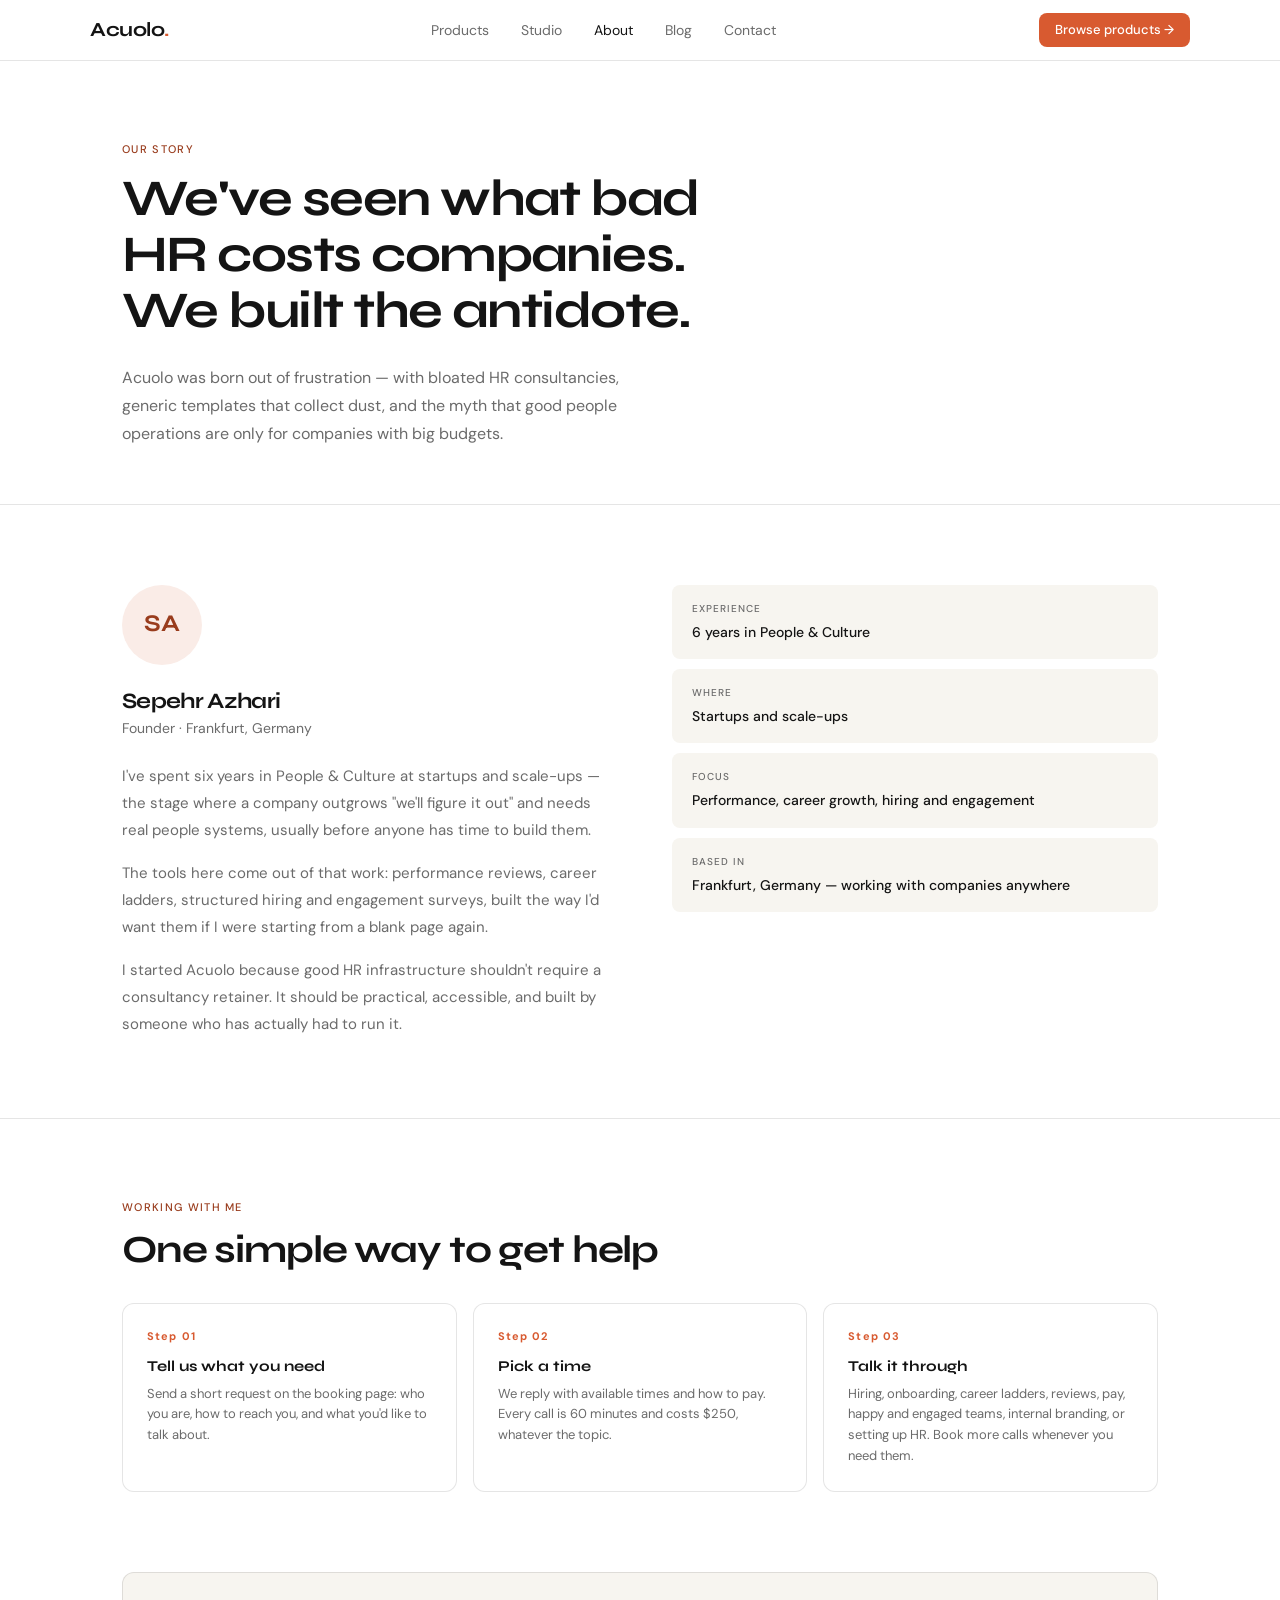
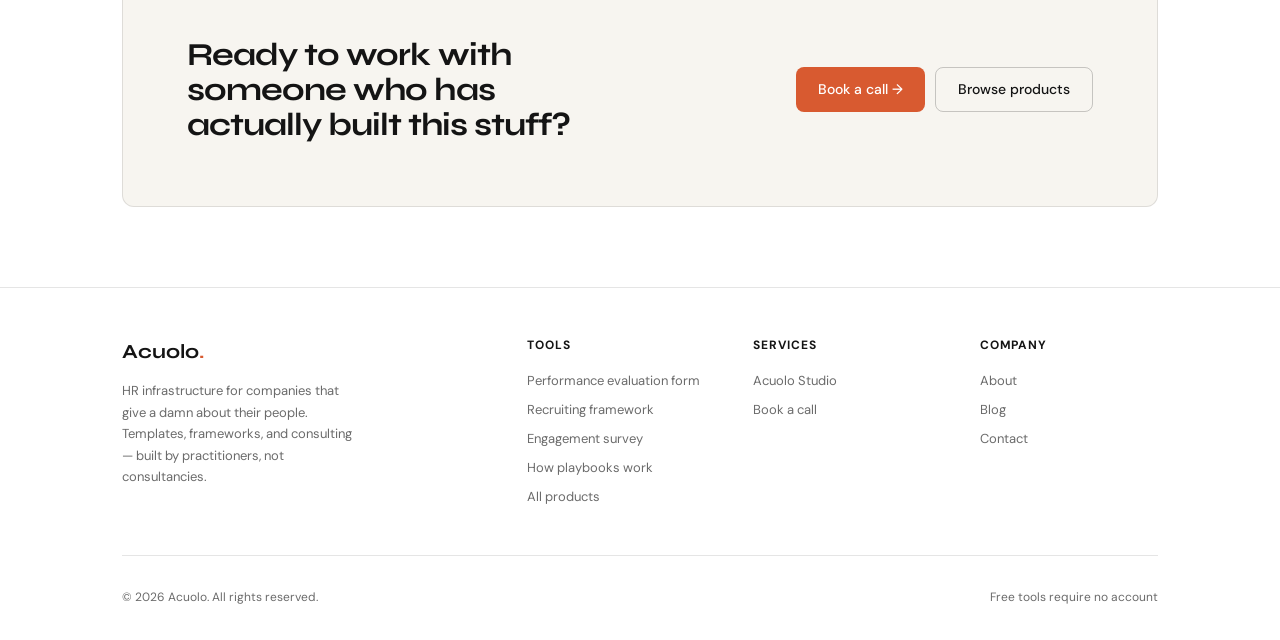
<file: about.html>
<!DOCTYPE html>
<html lang="en">
<head>
<meta charset="UTF-8">
<meta name="viewport" content="width=device-width, initial-scale=1.0">
<title>About Acuolo — who builds this and why</title>
<meta name="description" content="Acuolo exists because good HR infrastructure should not require a consultancy retainer. Built by a People and Culture practitioner in Frankfurt.">
<link rel="canonical" href="https://peopleforge-ten.vercel.app/about">
<meta property="og:type" content="website">
<meta property="og:title" content="About Acuolo — who builds this and why">
<meta property="og:description" content="Acuolo exists because good HR infrastructure should not require a consultancy retainer. Built by a People and Culture practitioner in Frankfurt.">
<meta property="og:url" content="https://peopleforge-ten.vercel.app/about">
<meta name="twitter:card" content="summary">
<link rel="stylesheet" href="/assets/css/brand.css">
<link rel="stylesheet" href="/assets/css/site.css">
</head>

<body>

<nav class="site-nav" role="navigation" aria-label="Main navigation">
  <div class="nav-inner">
    <a class="nav-logo" href="/" aria-label="Acuolo home">Acuolo<span>.</span></a>
    <div class="nav-links">
      <a href="/shop">Products</a>
      <a href="/products/studio">Studio</a>
      <a href="/about" class="active">About</a>
      <a href="/blog">Blog</a>
      <a href="mailto:hello@acuolo.com">Contact</a>
    </div>
    <div class="nav-cta">
      <a class="btn btn-primary btn-sm" href="/shop">Browse products &rarr;</a>
    </div>
    <button class="nav-toggle" aria-label="Open menu" aria-expanded="false" aria-controls="navMobilePanel" onclick="toggleMobileNav()">
      <span></span><span></span><span></span>
    </button>
  </div>
  <div class="nav-mobile-panel" id="navMobilePanel">
    <a href="/shop">Products</a>
    <a href="/products/studio">Studio</a>
    <a href="/about">About</a>
    <a href="/blog">Blog</a>
    <a href="mailto:hello@acuolo.com">Contact</a>
    <a class="btn btn-primary btn-sm" href="/shop">Browse products &rarr;</a>
  </div>
</nav>

<main role="main" itemscope itemtype="https://schema.org/AboutPage">

  <header style="padding:5rem 0 3.5rem;border-bottom:1px solid var(--border);">
    <div class="container">
      <p class="section-label">Our story</p>
      <h1 style="font-size:clamp(2rem,4vw,3.5rem);max-width:640px;">We've seen what bad HR costs companies. We built the antidote.</h1>
      <p style="font-size:16px;color:var(--text-muted);max-width:540px;margin-top:1.5rem;line-height:1.75;">Acuolo was born out of frustration — with bloated HR consultancies, generic templates that collect dust, and the myth that good people operations are only for companies with big budgets.</p>
    </div>
  </header>

  <section class="section">
    <div class="container">
      <div style="display:grid;grid-template-columns:1fr 1fr;gap:4rem;align-items:start;" class="grid-2">
        <div>
          <div class="avatar-circle" style="margin-bottom:1.5rem;" aria-hidden="true">SA</div>
          <h2 style="font-size:22px;margin-bottom:4px;">Sepehr Azhari</h2>
          <p style="font-size:14px;color:var(--text-muted);margin-bottom:1.5rem;">Founder · Frankfurt, Germany</p>
          <p style="font-size:15px;color:var(--text-muted);line-height:1.8;margin-bottom:1rem;">I've spent six years in People &amp; Culture at startups and scale-ups — the stage where a company outgrows "we'll figure it out" and needs real people systems, usually before anyone has time to build them.</p>
          <p style="font-size:15px;color:var(--text-muted);line-height:1.8;margin-bottom:1rem;">The tools here come out of that work: performance reviews, career ladders, structured hiring and engagement surveys, built the way I'd want them if I were starting from a blank page again.</p>
          <p style="font-size:15px;color:var(--text-muted);line-height:1.8;">I started Acuolo because good HR infrastructure shouldn't require a consultancy retainer. It should be practical, accessible, and built by someone who has actually had to run it.</p>
        </div>
        <div class="cred-list">
          <div class="cred-item"><div class="cred-label">Experience</div><div class="cred-val">6 years in People &amp; Culture</div></div>
          <div class="cred-item"><div class="cred-label">Where</div><div class="cred-val">Startups and scale-ups</div></div>
          <div class="cred-item"><div class="cred-label">Focus</div><div class="cred-val">Performance, career growth, hiring and engagement</div></div>
          <div class="cred-item"><div class="cred-label">Based in</div><div class="cred-val">Frankfurt, Germany — working with companies anywhere</div></div>
        </div>
      </div>
    </div>
  </section>

  

  <div class="divider"></div>

  <section class="section" aria-labelledby="process-heading">
    <div class="container">
      <p class="section-label">Working with me</p>
      <h2 class="section-title" id="process-heading">One simple way to get help</h2>
      <div class="grid-3" style="margin-top:2rem;">
        <div class="step-card"><div class="step-num">Step 01</div><div class="step-name">Tell us what you need</div><div class="step-desc">Send a short request on the booking page: who you are, how to reach you, and what you'd like to talk about.</div></div>
        <div class="step-card"><div class="step-num">Step 02</div><div class="step-name">Pick a time</div><div class="step-desc">We reply with available times and how to pay. Every call is 60 minutes and costs $250, whatever the topic.</div></div>
        <div class="step-card"><div class="step-num">Step 03</div><div class="step-name">Talk it through</div><div class="step-desc">Hiring, onboarding, career ladders, reviews, pay, happy and engaged teams, internal branding, or setting up HR. Book more calls whenever you need them.</div></div>
      </div>
    </div>
  </section>

  

  <section style="padding:0 0 5rem;">
    <div class="container">
      <div class="cta-bar">
        <h2>Ready to work with someone who has actually built this stuff?</h2>
        <div class="cta-btns">
          <a class="btn btn-primary" href="/book-a-call">Book a call →</a>
          <a class="btn btn-outline" href="/shop">Browse products</a>
        </div>
      </div>
    </div>
  </section>

</main>

<footer role="contentinfo">
  <div class="container">
    <div class="footer-grid">
      <div>
        <div class="footer-brand-name">Acuolo<span>.</span></div>
        <p class="footer-tagline">HR infrastructure for companies that give a damn about their people. Templates, frameworks, and consulting — built by practitioners, not consultancies.</p>
      </div>
      <div>
        <div class="footer-col-title">Tools</div>
        <div class="footer-links">
          <a href="/products/360-feedback">Performance evaluation form</a>
          <a href="/products/recruiting">Recruiting framework</a>
          <a href="/products/engagement-survey">Engagement survey</a>
          <a href="/how-playbooks-work">How playbooks work</a>
          <a href="/shop">All products</a>
        </div>
      </div>
      <div>
        <div class="footer-col-title">Services</div>
        <div class="footer-links">
          <a href="/products/studio">Acuolo Studio</a>
          <a href="/book-a-call">Book a call</a>
        </div>
      </div>
      <div>
        <div class="footer-col-title">Company</div>
        <div class="footer-links">
          <a href="/about">About</a>
          <a href="/blog">Blog</a>
          <a href="mailto:hello@acuolo.com">Contact</a>
        </div>
      </div>
    </div>
    <div class="footer-bottom">
      <span>© 2026 Acuolo. All rights reserved.</span>
      <span>Free tools require no account</span>
    </div>
  </div>
</footer>

<script src="/assets/js/site.js"></script>
</body>
</html>
</file>
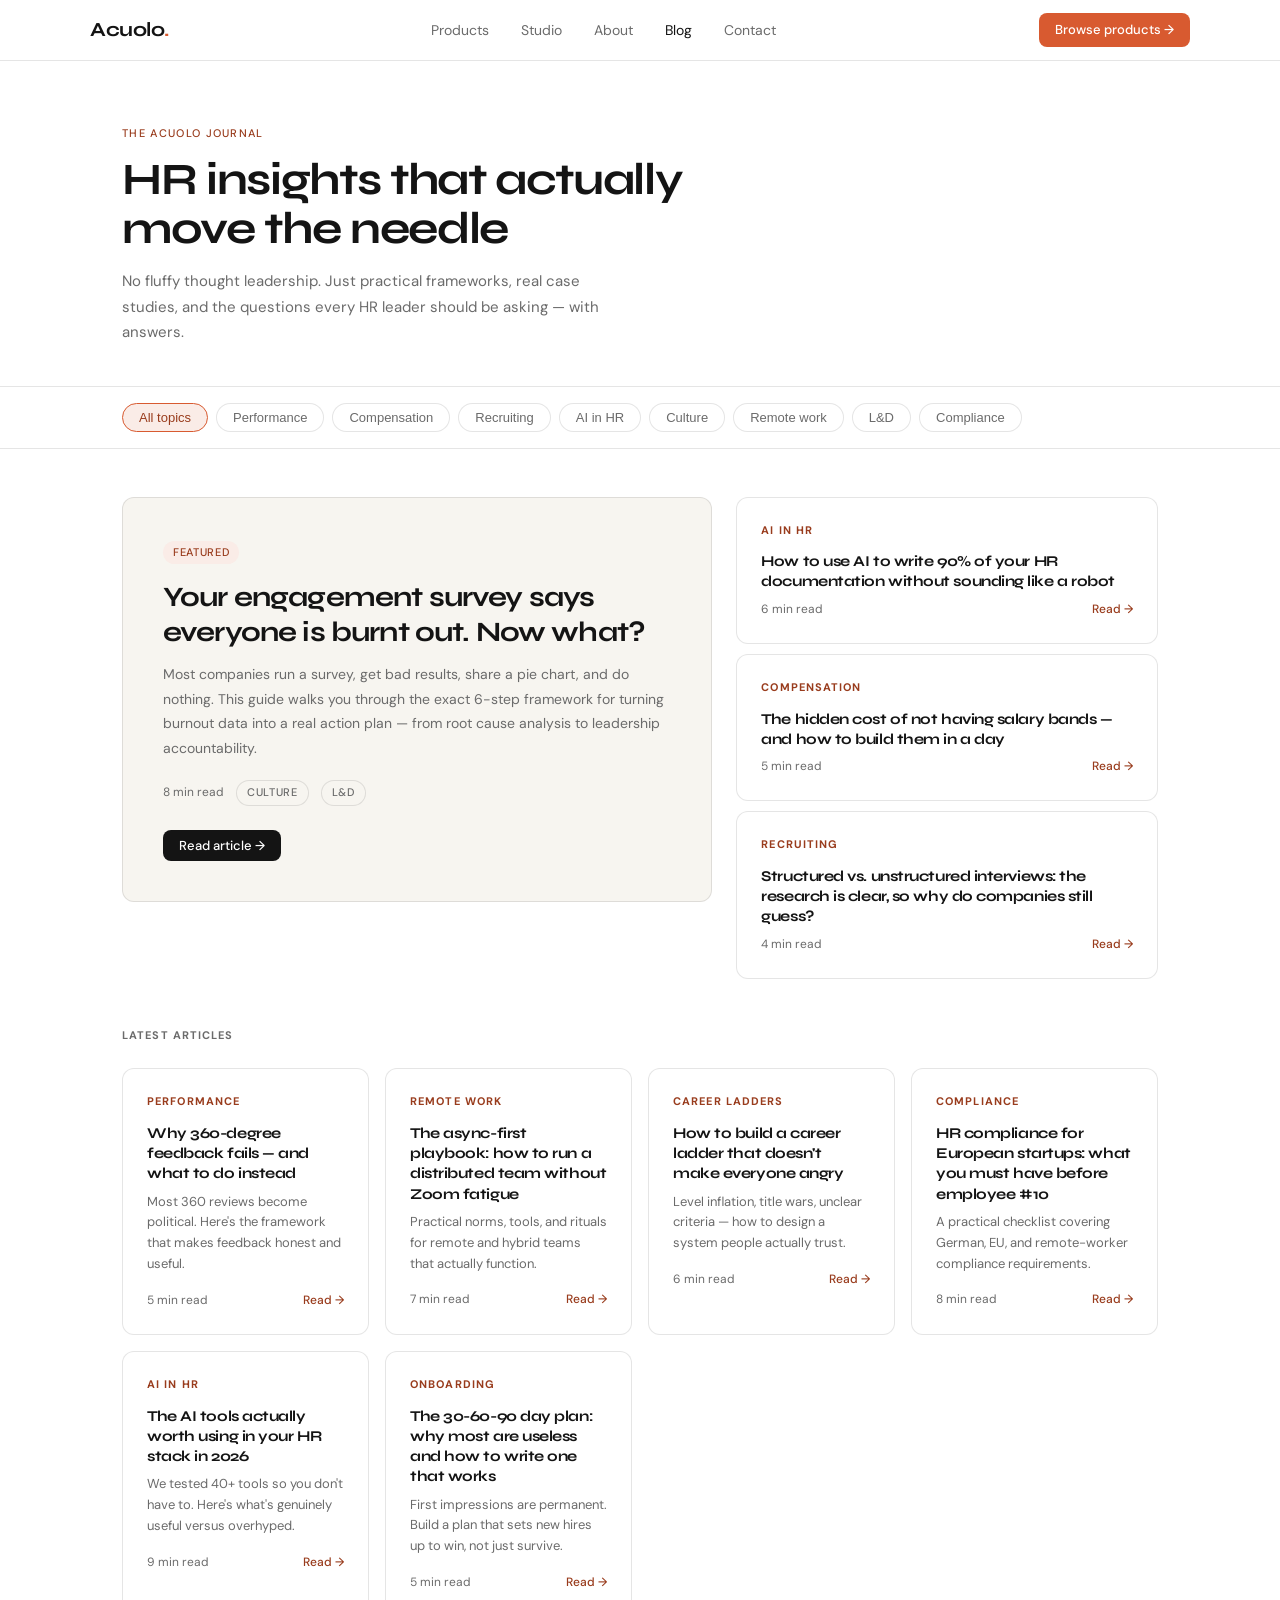
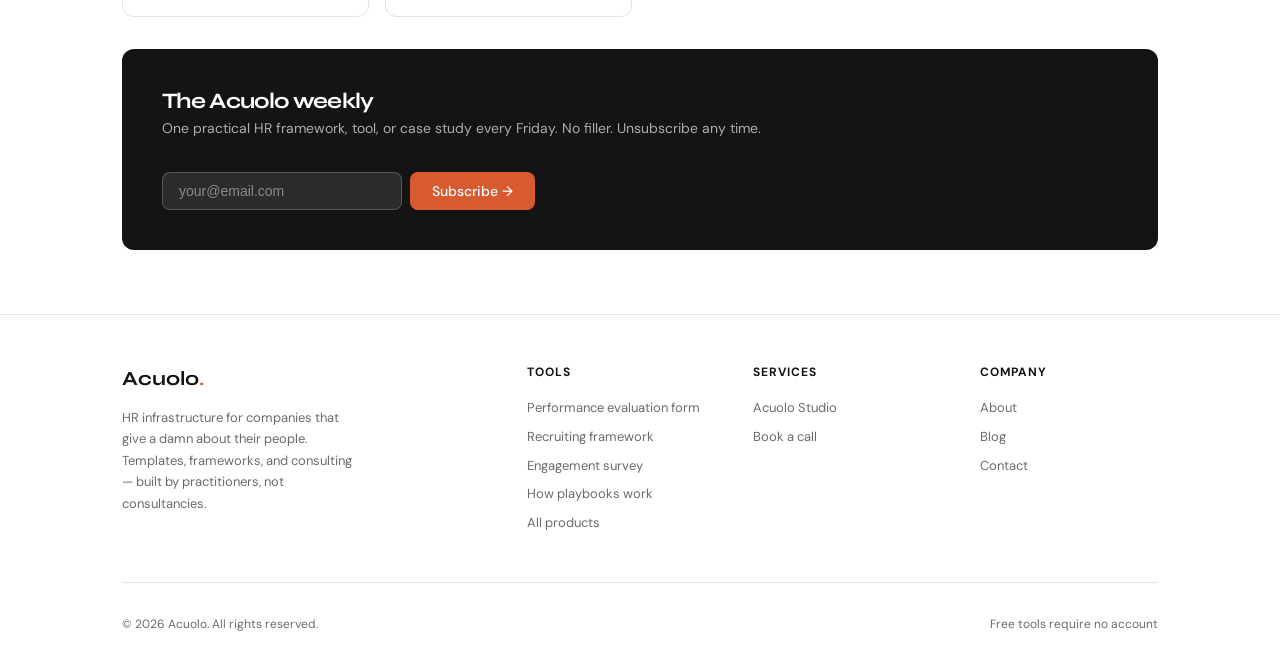
<file: blog.html>
<!DOCTYPE html>
<html lang="en">
<head>
<meta charset="UTF-8">
<meta name="viewport" content="width=device-width, initial-scale=1.0">
<title>The Acuolo Journal — practical HR writing</title>
<meta name="description" content="Practical HR frameworks, case studies and the questions every people leader should be asking. No fluffy thought leadership.">
<link rel="canonical" href="https://peopleforge-ten.vercel.app/blog">
<meta property="og:type" content="website">
<meta property="og:title" content="The Acuolo Journal — practical HR writing">
<meta property="og:description" content="Practical HR frameworks, case studies and the questions every people leader should be asking. No fluffy thought leadership.">
<meta property="og:url" content="https://peopleforge-ten.vercel.app/blog">
<meta name="twitter:card" content="summary">
<link rel="stylesheet" href="/assets/css/brand.css">
<link rel="stylesheet" href="/assets/css/site.css">
</head>

<body>

<nav class="site-nav" role="navigation" aria-label="Main navigation">
  <div class="nav-inner">
    <a class="nav-logo" href="/" aria-label="Acuolo home">Acuolo<span>.</span></a>
    <div class="nav-links">
      <a href="/shop">Products</a>
      <a href="/products/studio">Studio</a>
      <a href="/about">About</a>
      <a href="/blog" class="active">Blog</a>
      <a href="mailto:hello@acuolo.com">Contact</a>
    </div>
    <div class="nav-cta">
      <a class="btn btn-primary btn-sm" href="/shop">Browse products &rarr;</a>
    </div>
    <button class="nav-toggle" aria-label="Open menu" aria-expanded="false" aria-controls="navMobilePanel" onclick="toggleMobileNav()">
      <span></span><span></span><span></span>
    </button>
  </div>
  <div class="nav-mobile-panel" id="navMobilePanel">
    <a href="/shop">Products</a>
    <a href="/products/studio">Studio</a>
    <a href="/about">About</a>
    <a href="/blog">Blog</a>
    <a href="mailto:hello@acuolo.com">Contact</a>
    <a class="btn btn-primary btn-sm" href="/shop">Browse products &rarr;</a>
  </div>
</nav>

<main role="main">

  <header style="padding:4rem 0 2.5rem;border-bottom:1px solid var(--border);">
    <div class="container">
      <p class="section-label">The Acuolo Journal</p>
      <h1 style="font-size:clamp(2rem,3.5vw,3rem);max-width:580px;">HR insights that actually move the needle</h1>
      <p style="font-size:15px;color:var(--text-muted);max-width:500px;margin-top:1rem;line-height:1.7;">No fluffy thought leadership. Just practical frameworks, real case studies, and the questions every HR leader should be asking — with answers.</p>
    </div>
  </header>

  <div style="padding:1rem 0;border-bottom:1px solid var(--border);">
    <div class="container">
      <div class="filter-bar">
        <button class="filter-btn active">All topics</button>
        <button class="filter-btn">Performance</button>
        <button class="filter-btn">Compensation</button>
        <button class="filter-btn">Recruiting</button>
        <button class="filter-btn">AI in HR</button>
        <button class="filter-btn">Culture</button>
        <button class="filter-btn">Remote work</button>
        <button class="filter-btn">L&amp;D</button>
        <button class="filter-btn">Compliance</button>
      </div>
    </div>
  </div>

  <section style="padding:3rem 0;">
    <div class="container">
      <div style="display:grid;grid-template-columns:1.4fr 1fr;gap:1.5rem;align-items:start;" class="grid-2">
        <div class="featured-article" role="article">
          <div class="badge badge-coral" style="margin-bottom:1rem;">Featured</div>
          <h2 class="article-title">Your engagement survey says everyone is burnt out. Now what?</h2>
          <p class="article-excerpt">Most companies run a survey, get bad results, share a pie chart, and do nothing. This guide walks you through the exact 6-step framework for turning burnout data into a real action plan — from root cause analysis to leadership accountability.</p>
          <div class="article-meta">
            <span>8 min read</span>
            <span class="badge badge-gray">Culture</span>
            <span class="badge badge-gray">L&amp;D</span>
          </div>
          <button class="btn btn-dark btn-sm" style="margin-top:1.5rem;">Read article →</button>
        </div>
        <div style="display:flex;flex-direction:column;gap:10px;">
          <div class="blog-card" role="article">
            <div class="article-tag">AI in HR</div>
            <h3 class="blog-card-title">How to use AI to write 90% of your HR documentation without sounding like a robot</h3>
            <div class="blog-card-footer"><span>6 min read</span><span class="read-link">Read →</span></div>
          </div>
          <div class="blog-card" role="article">
            <div class="article-tag">Compensation</div>
            <h3 class="blog-card-title">The hidden cost of not having salary bands — and how to build them in a day</h3>
            <div class="blog-card-footer"><span>5 min read</span><span class="read-link">Read →</span></div>
          </div>
          <div class="blog-card" role="article">
            <div class="article-tag">Recruiting</div>
            <h3 class="blog-card-title">Structured vs. unstructured interviews: the research is clear, so why do companies still guess?</h3>
            <div class="blog-card-footer"><span>4 min read</span><span class="read-link">Read →</span></div>
          </div>
        </div>
      </div>
    </div>
  </section>

  <section style="padding:0 0 2rem;">
    <div class="container">
      <p style="font-size:11px;font-weight:700;letter-spacing:0.1em;text-transform:uppercase;color:var(--text-muted);margin-bottom:1.5rem;">Latest articles</p>
      <div class="grid-auto">
        <div class="blog-card" role="article"><div class="article-tag">Performance</div><h3 class="blog-card-title">Why 360-degree feedback fails — and what to do instead</h3><p class="blog-card-excerpt">Most 360 reviews become political. Here's the framework that makes feedback honest and useful.</p><div class="blog-card-footer"><span>5 min read</span><span class="read-link">Read →</span></div></div>
        <div class="blog-card" role="article"><div class="article-tag">Remote work</div><h3 class="blog-card-title">The async-first playbook: how to run a distributed team without Zoom fatigue</h3><p class="blog-card-excerpt">Practical norms, tools, and rituals for remote and hybrid teams that actually function.</p><div class="blog-card-footer"><span>7 min read</span><span class="read-link">Read →</span></div></div>
        <div class="blog-card" role="article"><div class="article-tag">Career ladders</div><h3 class="blog-card-title">How to build a career ladder that doesn't make everyone angry</h3><p class="blog-card-excerpt">Level inflation, title wars, unclear criteria — how to design a system people actually trust.</p><div class="blog-card-footer"><span>6 min read</span><span class="read-link">Read →</span></div></div>
        <div class="blog-card" role="article"><div class="article-tag">Compliance</div><h3 class="blog-card-title">HR compliance for European startups: what you must have before employee #10</h3><p class="blog-card-excerpt">A practical checklist covering German, EU, and remote-worker compliance requirements.</p><div class="blog-card-footer"><span>8 min read</span><span class="read-link">Read →</span></div></div>
        <div class="blog-card" role="article"><div class="article-tag">AI in HR</div><h3 class="blog-card-title">The AI tools actually worth using in your HR stack in 2026</h3><p class="blog-card-excerpt">We tested 40+ tools so you don't have to. Here's what's genuinely useful versus overhyped.</p><div class="blog-card-footer"><span>9 min read</span><span class="read-link">Read →</span></div></div>
        <div class="blog-card" role="article"><div class="article-tag">Onboarding</div><h3 class="blog-card-title">The 30-60-90 day plan: why most are useless and how to write one that works</h3><p class="blog-card-excerpt">First impressions are permanent. Build a plan that sets new hires up to win, not just survive.</p><div class="blog-card-footer"><span>5 min read</span><span class="read-link">Read →</span></div></div>
      </div>
    </div>
  </section>

  <section style="padding:0 0 4rem;">
    <div class="container">
      <div class="newsletter-bar" role="complementary" aria-labelledby="newsletter-heading">
        <div>
          <h2 id="newsletter-heading">The Acuolo weekly</h2>
          <p>One practical HR framework, tool, or case study every Friday. No filler. Unsubscribe any time.</p>
        </div>
        <div class="nl-form">
          <input type="email" placeholder="your@email.com" aria-label="Email address for newsletter">
          <button class="btn btn-primary">Subscribe →</button>
        </div>
      </div>
    </div>
  </section>

</main>

<footer role="contentinfo">
  <div class="container">
    <div class="footer-grid">
      <div>
        <div class="footer-brand-name">Acuolo<span>.</span></div>
        <p class="footer-tagline">HR infrastructure for companies that give a damn about their people. Templates, frameworks, and consulting — built by practitioners, not consultancies.</p>
      </div>
      <div>
        <div class="footer-col-title">Tools</div>
        <div class="footer-links">
          <a href="/products/360-feedback">Performance evaluation form</a>
          <a href="/products/recruiting">Recruiting framework</a>
          <a href="/products/engagement-survey">Engagement survey</a>
          <a href="/how-playbooks-work">How playbooks work</a>
          <a href="/shop">All products</a>
        </div>
      </div>
      <div>
        <div class="footer-col-title">Services</div>
        <div class="footer-links">
          <a href="/products/studio">Acuolo Studio</a>
          <a href="/book-a-call">Book a call</a>
        </div>
      </div>
      <div>
        <div class="footer-col-title">Company</div>
        <div class="footer-links">
          <a href="/about">About</a>
          <a href="/blog">Blog</a>
          <a href="mailto:hello@acuolo.com">Contact</a>
        </div>
      </div>
    </div>
    <div class="footer-bottom">
      <span>© 2026 Acuolo. All rights reserved.</span>
      <span>Free tools require no account</span>
    </div>
  </div>
</footer>

<script src="/assets/js/site.js"></script>
</body>
</html>
</file>
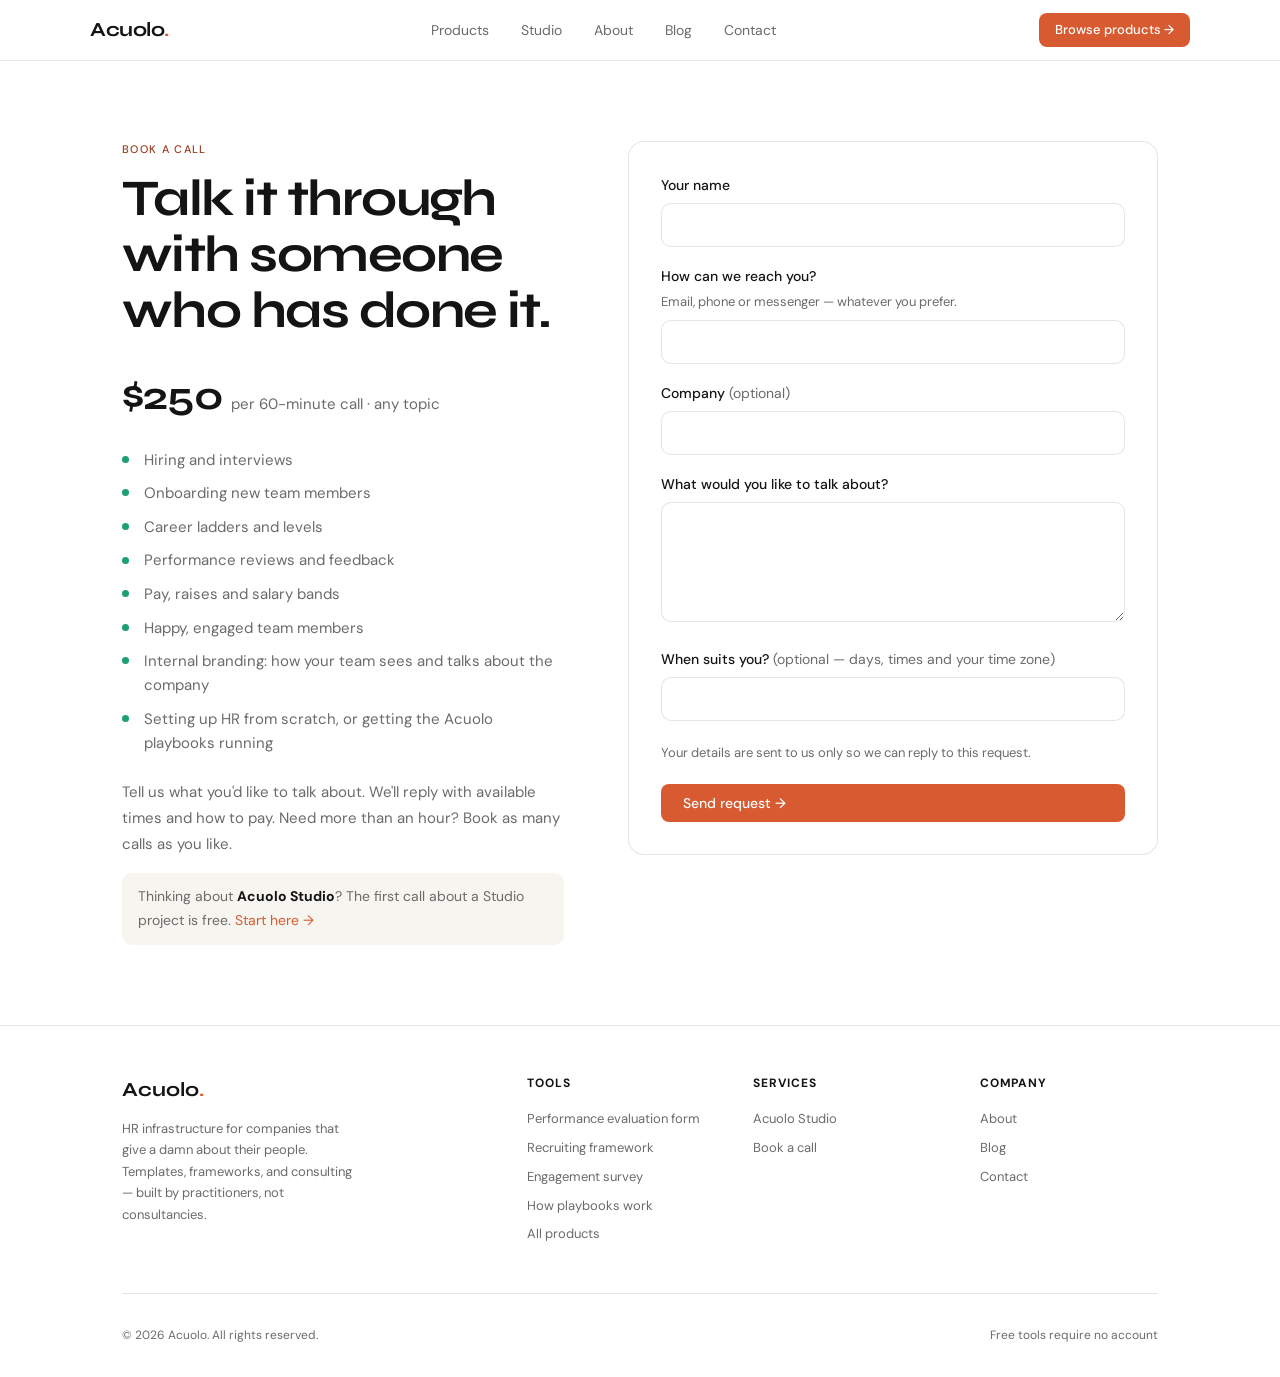
<file: book-a-call.html>
<!DOCTYPE html>
<html lang="en">
<head>
<meta charset="UTF-8">
<meta name="viewport" content="width=device-width, initial-scale=1.0">
<title>Book a call — Acuolo</title>
<meta name="description" content="Book a 60-minute call with Acuolo about anything people-related: hiring, onboarding, career ladders, reviews, pay, team happiness, internal branding or setting up HR. $250 per call.">
<link rel="canonical" href="https://peopleforge-ten.vercel.app/book-a-call">
<meta property="og:type" content="website">
<meta property="og:title" content="Book a call — Acuolo">
<meta property="og:description" content="A 60-minute call about anything people-related. $250 per call, any topic.">
<meta property="og:url" content="https://peopleforge-ten.vercel.app/book-a-call">
<meta name="twitter:card" content="summary">
<link rel="stylesheet" href="/assets/css/brand.css">
<link rel="stylesheet" href="/assets/css/site.css">
<style>
.call-wrap{display:grid;grid-template-columns:1fr 1.2fr;gap:4rem;align-items:start}
.call-price{display:inline-flex;align-items:baseline;gap:.5rem;margin:1.5rem 0 1.25rem;font-family:var(--font-display);font-weight:700;font-size:40px;letter-spacing:-.02em}
.call-price span{font-family:var(--font-body);font-weight:400;font-size:15px;color:var(--text-muted);letter-spacing:0}
.call-list{list-style:none;padding:0;margin:0 0 1.5rem;display:grid;gap:.6rem}
.call-list li{font-size:15px;color:var(--text-muted);line-height:1.6;padding-left:1.4rem;position:relative}
.call-list li::before{content:"";position:absolute;left:0;top:.55em;width:7px;height:7px;border-radius:50%;background:var(--teal)}
.call-form{background:var(--white);border:1px solid var(--border);border-radius:16px;padding:2rem}
.call-form label{display:block;font-size:14px;font-weight:500;margin:0 0 .4rem}
.call-form .opt{font-weight:400;color:var(--text-muted)}
.call-form .hint{font-size:13px;color:var(--text-muted);margin:-.15rem 0 .45rem}
.call-form input,.call-form textarea{width:100%;box-sizing:border-box;font:15px var(--font-body);padding:11px 14px;border-radius:10px;border:1.5px solid var(--border);background:var(--white);color:var(--text);margin-bottom:1.15rem}
.call-form input:focus,.call-form textarea:focus{outline:none;border-color:var(--coral)}
.call-form textarea{min-height:120px;resize:vertical}
.call-form .hp{position:absolute;left:-9999px;width:1px;height:1px;overflow:hidden}
.call-note{font-size:13px;color:var(--text-muted);line-height:1.6;margin:.25rem 0 1.25rem}
.call-error{color:var(--coral-dark);font-size:14px;margin:0 0 1rem;display:none}
.call-done{display:none;text-align:center;padding:1.5rem .5rem}
.call-done h2{font-size:24px;margin-bottom:.6rem}
.call-done p{color:var(--text-muted);font-size:15px;line-height:1.7}
@media(max-width:860px){.call-wrap{grid-template-columns:1fr;gap:2rem}.call-form{padding:1.4rem}}
</style>
</head>

<body>

<nav class="site-nav" role="navigation" aria-label="Main navigation">
  <div class="nav-inner">
    <a class="nav-logo" href="/" aria-label="Acuolo home">Acuolo<span>.</span></a>
    <div class="nav-links">
      <a href="/shop">Products</a>
      <a href="/products/studio">Studio</a>
      <a href="/about">About</a>
      <a href="/blog">Blog</a>
      <a href="mailto:hello@acuolo.com">Contact</a>
    </div>
    <div class="nav-cta">
      <a class="btn btn-primary btn-sm" href="/shop">Browse products &rarr;</a>
    </div>
    <button class="nav-toggle" aria-label="Open menu" aria-expanded="false" aria-controls="navMobilePanel" onclick="toggleMobileNav()">
      <span></span><span></span><span></span>
    </button>
  </div>
  <div class="nav-mobile-panel" id="navMobilePanel">
    <a href="/shop">Products</a>
    <a href="/products/studio">Studio</a>
    <a href="/about">About</a>
    <a href="/blog">Blog</a>
    <a href="mailto:hello@acuolo.com">Contact</a>
    <a class="btn btn-primary btn-sm" href="/shop">Browse products &rarr;</a>
  </div>
</nav>

<main role="main">
  <section class="section">
    <div class="container call-wrap">
      <div>
        <p class="section-label">Book a call</p>
        <h1 style="font-size:clamp(2rem,4vw,3.25rem);max-width:520px;">Talk it through with someone who has done it.</h1>
        <div class="call-price">$250 <span>per 60-minute call · any topic</span></div>
        <ul class="call-list">
          <li>Hiring and interviews</li>
          <li>Onboarding new team members</li>
          <li>Career ladders and levels</li>
          <li>Performance reviews and feedback</li>
          <li>Pay, raises and salary bands</li>
          <li>Happy, engaged team members</li>
          <li>Internal branding: how your team sees and talks about the company</li>
          <li>Setting up HR from scratch, or getting the Acuolo playbooks running</li>
        </ul>
        <p style="font-size:15px;color:var(--text-muted);line-height:1.75;max-width:460px;">Tell us what you'd like to talk about. We'll reply with available times and how to pay. Need more than an hour? Book as many calls as you like.</p>
        <p style="font-size:14px;color:var(--text-muted);line-height:1.7;max-width:460px;margin-top:1rem;padding:12px 16px;background:var(--linen);border-radius:10px;">Thinking about <strong style="color:var(--text);">Acuolo Studio</strong>? The first call about a Studio project is free. <a href="/products/studio-intake" style="color:var(--coral);">Start here &rarr;</a></p>
      </div>

      <form class="call-form" id="callForm" novalidate>
        <div id="callFields">
          <label for="cName">Your name</label>
          <input type="text" id="cName" autocomplete="name" maxlength="120" required>

          <label for="cContact">How can we reach you?</label>
          <p class="hint">Email, phone or messenger — whatever you prefer.</p>
          <input type="text" id="cContact" autocomplete="email" maxlength="200" required>

          <label for="cCompany">Company <span class="opt">(optional)</span></label>
          <input type="text" id="cCompany" autocomplete="organization" maxlength="120">

          <label for="cTopic">What would you like to talk about?</label>
          <textarea id="cTopic" maxlength="2000" required></textarea>

          <label for="cTimes">When suits you? <span class="opt">(optional — days, times and your time zone)</span></label>
          <input type="text" id="cTimes" maxlength="200">

          <div class="hp" aria-hidden="true"><label for="cWebsite">Website</label><input type="text" id="cWebsite" tabindex="-1" autocomplete="off"></div>

          <p class="call-note">Your details are sent to us only so we can reply to this request.</p>
          <p class="call-error" id="callError" role="alert"></p>
          <button type="submit" class="btn btn-primary" id="callSubmit" style="width:100%;">Send request &rarr;</button>
        </div>
        <div class="call-done" id="callDone" role="status">
          <h2>Thanks — your request is in.</h2>
          <p>We'll get back to you with available times and how to pay for the call.</p>
        </div>
      </form>
    </div>
  </section>
</main>

<footer role="contentinfo">
  <div class="container">
    <div class="footer-grid">
      <div>
        <div class="footer-brand-name">Acuolo<span>.</span></div>
        <p class="footer-tagline">HR infrastructure for companies that give a damn about their people. Templates, frameworks, and consulting — built by practitioners, not consultancies.</p>
      </div>
      <div>
        <div class="footer-col-title">Tools</div>
        <div class="footer-links">
          <a href="/products/360-feedback">Performance evaluation form</a>
          <a href="/products/recruiting">Recruiting framework</a>
          <a href="/products/engagement-survey">Engagement survey</a>
          <a href="/how-playbooks-work">How playbooks work</a>
          <a href="/shop">All products</a>
        </div>
      </div>
      <div>
        <div class="footer-col-title">Services</div>
        <div class="footer-links">
          <a href="/products/studio">Acuolo Studio</a>
          <a href="/book-a-call">Book a call</a>
        </div>
      </div>
      <div>
        <div class="footer-col-title">Company</div>
        <div class="footer-links">
          <a href="/about">About</a>
          <a href="/blog">Blog</a>
          <a href="mailto:hello@acuolo.com">Contact</a>
        </div>
      </div>
    </div>
    <div class="footer-bottom">
      <span>© 2026 Acuolo. All rights reserved.</span>
      <span>Free tools require no account</span>
    </div>
  </div>
</footer>

<script src="/assets/js/site.js"></script>
<script>
(function(){
  var form=document.getElementById('callForm'), err=document.getElementById('callError'),
      btn=document.getElementById('callSubmit');
  function val(id){return document.getElementById(id).value.trim();}
  function fail(msg){err.textContent=msg;err.style.display='block';}
  form.addEventListener('submit',function(e){
    e.preventDefault(); err.style.display='none';
    if(val('cWebsite')) return;                       // honeypot: bots fill hidden fields
    var name=val('cName'), contact=val('cContact'), topic=val('cTopic');
    if(!name||!contact||!topic){ fail('Please fill in your name, how to reach you, and what you would like to talk about.'); return; }
    var lines=['Name: '+name,'Contact: '+contact,'Company: '+(val('cCompany')||'-'),
               'When: '+(val('cTimes')||'-'),'','Topic:',topic];
    btn.disabled=true; btn.textContent='Sending…';
    fetch('/api/notify',{method:'POST',headers:{'Content-Type':'application/json'},
      body:JSON.stringify({config:{title:'New call request ($250 / 60 min)',company:val('cCompany')},document:lines.join('\n')})})
      .then(function(r){return r.json().then(function(d){if(!r.ok||!d.ok) throw 0;});})
      .then(function(){document.getElementById('callFields').style.display='none';
                       document.getElementById('callDone').style.display='block';})
      .catch(function(){btn.disabled=false;btn.textContent='Send request →';
        fail('Something went wrong sending your request. Please try again in a moment.');});
  });
})();
</script>
</body>
</html>
</file>
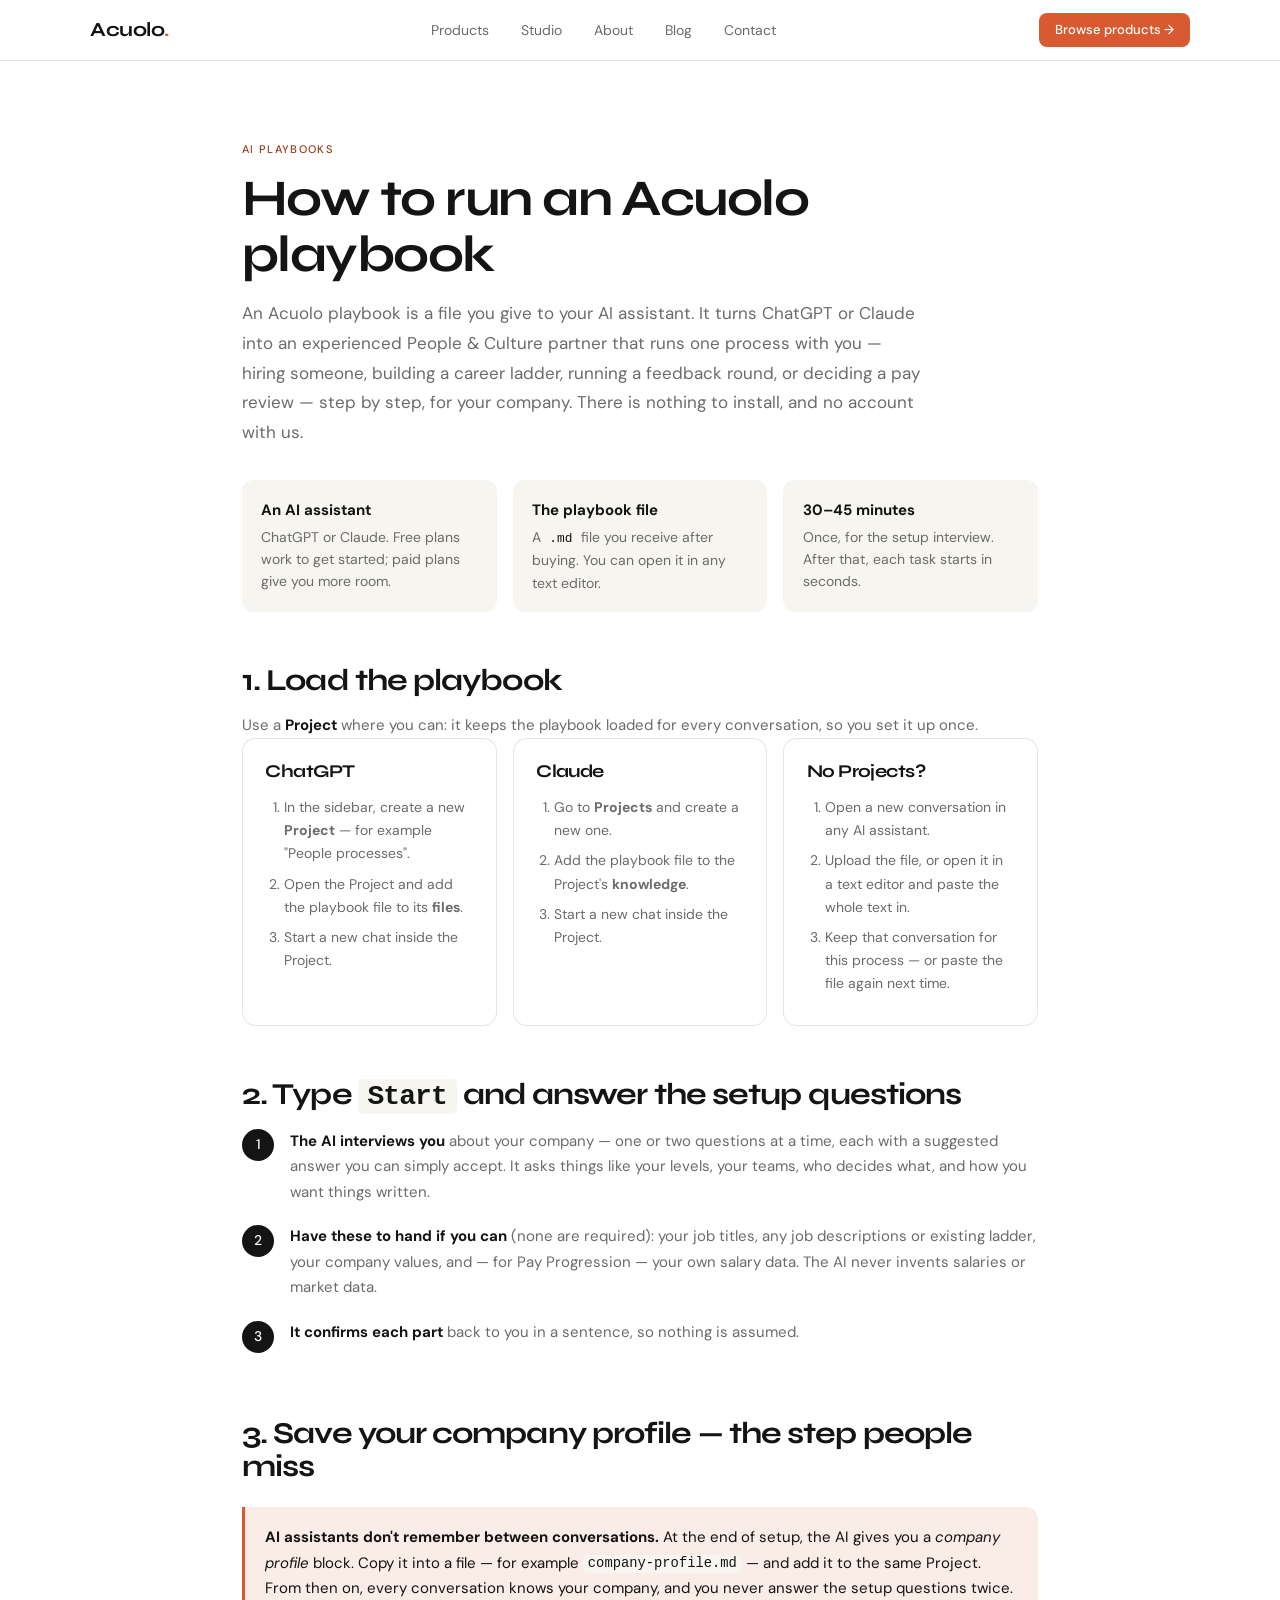
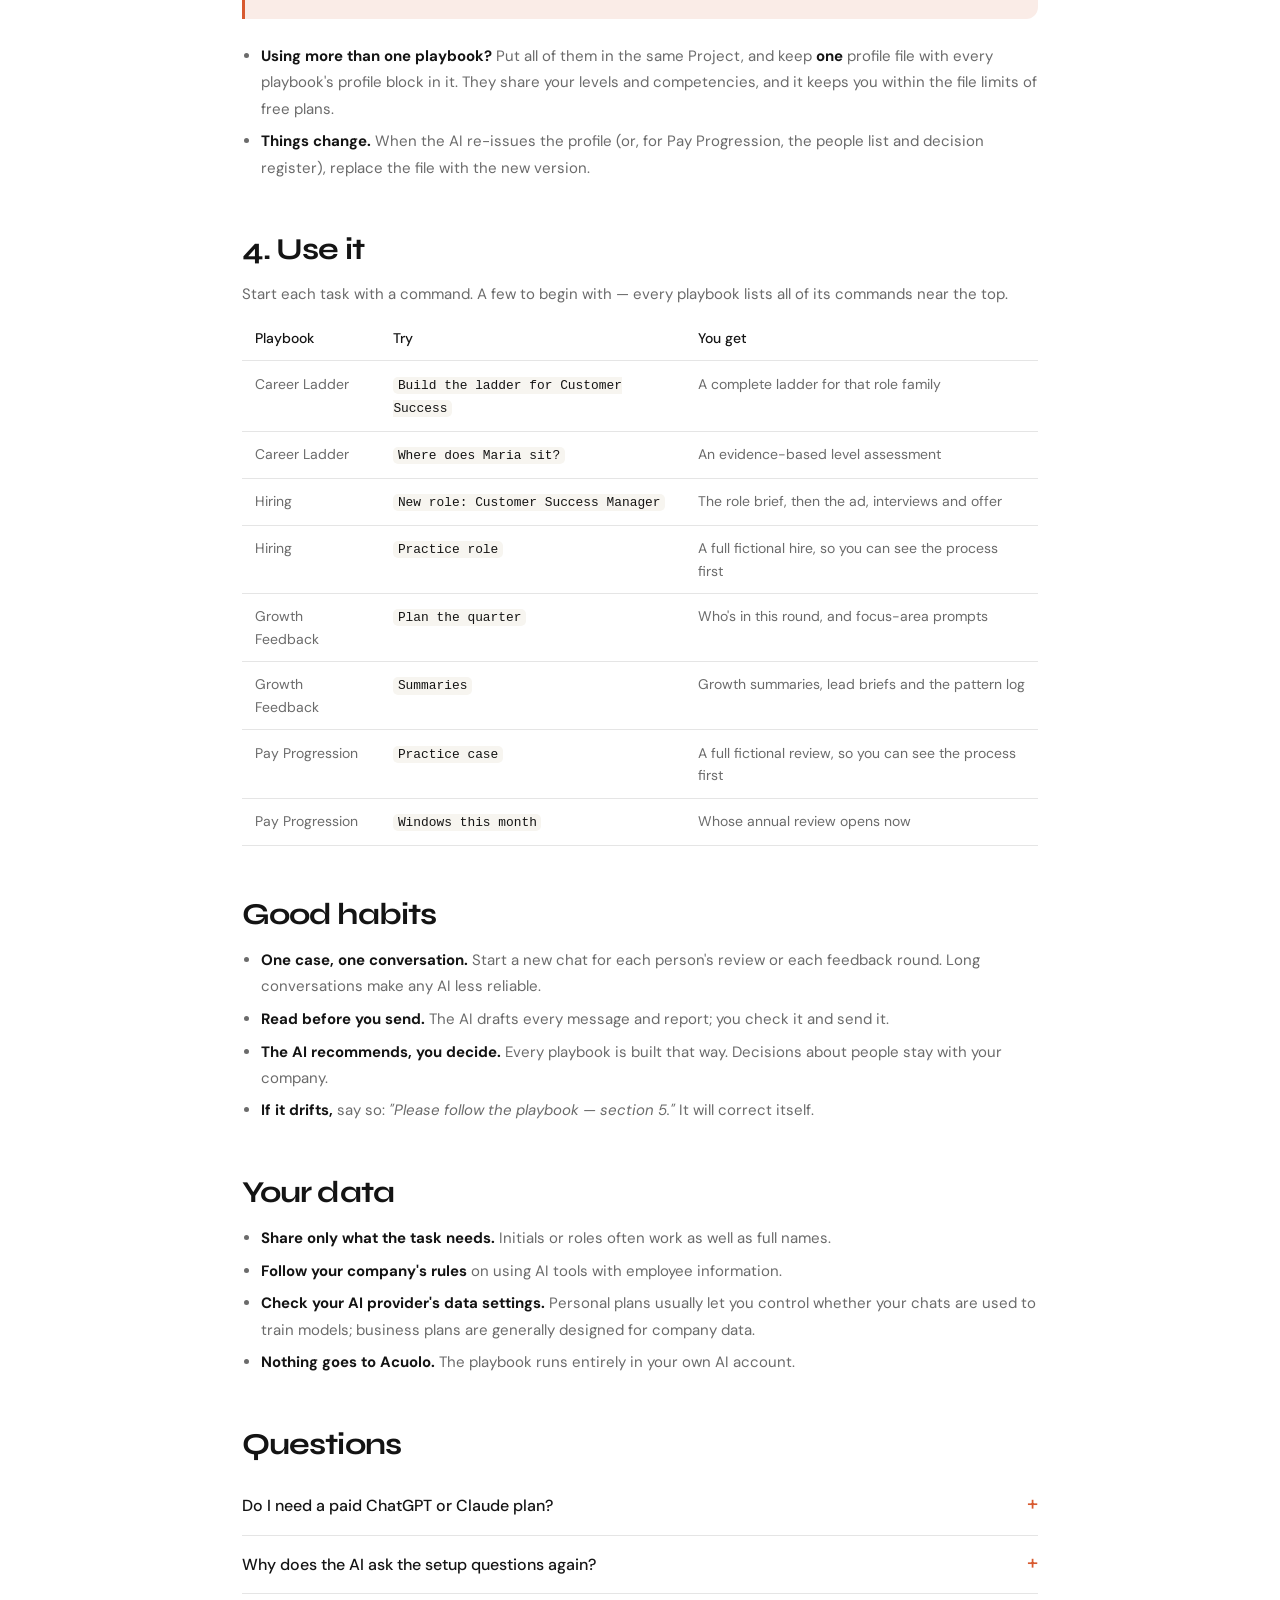
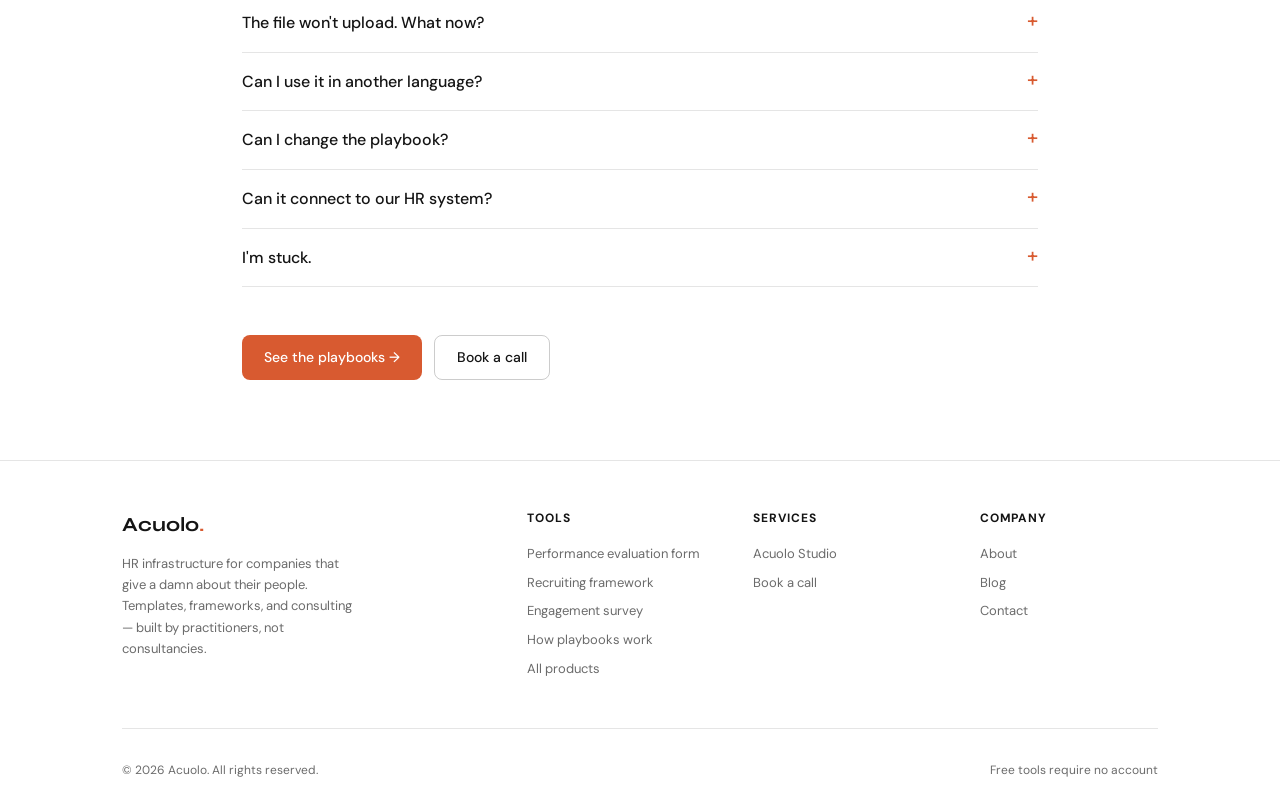
<file: how-playbooks-work.html>
<!DOCTYPE html>
<html lang="en">
<head>
<meta charset="UTF-8">
<meta name="viewport" content="width=device-width, initial-scale=1.0">
<title>How to run an Acuolo playbook in ChatGPT or Claude — Acuolo</title>
<meta name="description" content="Step-by-step: load an Acuolo HR playbook into ChatGPT or Claude, run the setup interview, save your company profile, and use it for career ladders, feedback and pay reviews.">
<link rel="canonical" href="https://peopleforge-ten.vercel.app/how-playbooks-work">
<meta property="og:type" content="article">
<meta property="og:title" content="How to run an Acuolo playbook in ChatGPT or Claude">
<meta property="og:description" content="Load the file, type Start, answer the setup questions, save your company profile. Here is exactly how.">
<meta property="og:url" content="https://peopleforge-ten.vercel.app/how-playbooks-work">
<meta name="twitter:card" content="summary">
<link rel="stylesheet" href="/assets/css/brand.css">
<link rel="stylesheet" href="/assets/css/site.css">
<script type="application/ld+json">
{
  "@context": "https://schema.org",
  "@graph": [
    {
      "@type": "HowTo",
      "name": "How to run an Acuolo playbook in ChatGPT or Claude",
      "description": "Load an Acuolo HR playbook into your AI assistant, run its setup interview and save your company profile.",
      "totalTime": "PT45M",
      "step": [
        { "@type": "HowToStep", "position": 1, "name": "Create a Project", "text": "In ChatGPT or Claude, create a new Project for your company's people processes." },
        { "@type": "HowToStep", "position": 2, "name": "Add the playbook file", "text": "Upload the playbook .md file to the Project's files (ChatGPT) or project knowledge (Claude)." },
        { "@type": "HowToStep", "position": 3, "name": "Type Start", "text": "Open a new conversation in the Project and type Start. The assistant runs a setup interview about your company." },
        { "@type": "HowToStep", "position": 4, "name": "Save your company profile", "text": "At the end of setup the assistant gives you a company profile block. Save it as a file and add it to the Project, so every future conversation knows your company." },
        { "@type": "HowToStep", "position": 5, "name": "Use the commands", "text": "Start each task with the playbook's commands, for example 'Build the ladder for Customer Success' or 'Open window for Jonas'." }
      ]
    },
    {
      "@type": "FAQPage",
      "mainEntity": [
        { "@type": "Question", "name": "Do I need a paid ChatGPT or Claude plan?",
          "acceptedAnswer": { "@type": "Answer", "text": "No. Free plans are enough to get started, but they limit how many files you can add and how much you can use the assistant. Paid plans give more room. If your plan has no Projects, paste the playbook into a single conversation instead." } },
        { "@type": "Question", "name": "Why does the AI ask the setup questions again?",
          "acceptedAnswer": { "@type": "Answer", "text": "AI assistants do not remember between conversations. Add your saved company profile file to the Project, or paste it at the start of the conversation." } },
        { "@type": "Question", "name": "Is it safe to share employee information with an AI assistant?",
          "acceptedAnswer": { "@type": "Answer", "text": "Share only what the task needs, follow your company's rules on AI tools, and check your provider's data settings. Business plans are generally designed for company data. The playbooks remind you of this the first time you share details about a person." } },
        { "@type": "Question", "name": "Does the AI make the decisions?",
          "acceptedAnswer": { "@type": "Answer", "text": "No. Every Acuolo playbook makes the AI recommend and explain; a person in your company decides." } }
      ]
    }
  ]
}
</script>
<style>
.hp-wrap{max-width:860px;margin:0 auto}
.hp-intro{font-size:17px;color:var(--text-muted);line-height:1.75;max-width:680px}
.hp-need{display:grid;grid-template-columns:repeat(3,1fr);gap:1rem;margin:2rem 0 3rem}
.hp-need div{background:var(--linen);border-radius:12px;padding:1.1rem 1.2rem;font-size:14px;line-height:1.6;color:var(--text-muted)}
.hp-need strong{display:block;color:var(--text);font-size:15px;margin-bottom:.25rem}
.hp-h2{font-size:clamp(1.4rem,2.4vw,1.9rem);margin:3.25rem 0 1rem}
.hp-tools{display:grid;grid-template-columns:repeat(3,1fr);gap:1rem}
.hp-tool{background:var(--white);border:1px solid var(--border);border-radius:14px;padding:1.4rem}
.hp-tool h3{font-size:18px;margin:0 0 .9rem}
.hp-tool ol{margin:0;padding-left:1.15rem;font-size:14px;line-height:1.65;color:var(--text-muted)}
.hp-tool li{margin-bottom:.45rem}
.hp-tool code,.hp-wrap code{font-size:.92em;background:var(--linen);padding:.08em .35em;border-radius:5px;color:var(--text)}
.hp-callout{border-left:3px solid var(--coral);background:var(--coral-light);padding:1.1rem 1.25rem;border-radius:0 12px 12px 0;margin:1.5rem 0;font-size:15px;line-height:1.7}
.hp-callout strong{color:var(--text)}
.hp-steps{counter-reset:s;list-style:none;padding:0;margin:0}
.hp-steps li{counter-increment:s;position:relative;padding:0 0 1.2rem 3rem;font-size:15px;line-height:1.7;color:var(--text-muted)}
.hp-steps li::before{content:counter(s);position:absolute;left:0;top:.05rem;width:2rem;height:2rem;border-radius:50%;background:var(--anvil);color:var(--linen);display:grid;place-items:center;font-size:14px;font-weight:500}
.hp-steps strong{color:var(--text)}
.hp-table{width:100%;border-collapse:collapse;font-size:14px;margin:.5rem 0 1rem}
.hp-table th,.hp-table td{text-align:left;padding:.7rem .8rem;border-bottom:1px solid var(--border);vertical-align:top}
.hp-table th{font-weight:500;color:var(--text)}
.hp-table td{color:var(--text-muted)}
.hp-list{font-size:15px;line-height:1.75;color:var(--text-muted);padding-left:1.2rem}
.hp-list li{margin-bottom:.4rem}
.hp-list strong{color:var(--text)}
.hp-faq details{border-bottom:1px solid var(--border);padding:1rem 0}
.hp-faq summary{cursor:pointer;font-weight:500;font-size:16px;list-style:none;display:flex;justify-content:space-between;gap:1rem}
.hp-faq summary::after{content:"+";color:var(--coral);font-size:20px;line-height:1}
.hp-faq details[open] summary::after{content:"–"}
.hp-faq p{margin:.7rem 0 0;font-size:15px;line-height:1.7;color:var(--text-muted)}
@media(max-width:860px){.hp-need,.hp-tools{grid-template-columns:1fr}.hp-table{font-size:13px}}
</style>
</head>

<body>

<nav class="site-nav" role="navigation" aria-label="Main navigation">
  <div class="nav-inner">
    <a class="nav-logo" href="/" aria-label="Acuolo home">Acuolo<span>.</span></a>
    <div class="nav-links">
      <a href="/shop">Products</a>
      <a href="/products/studio">Studio</a>
      <a href="/about">About</a>
      <a href="/blog">Blog</a>
      <a href="mailto:hello@acuolo.com">Contact</a>
    </div>
    <div class="nav-cta">
      <a class="btn btn-primary btn-sm" href="/shop">Browse products &rarr;</a>
    </div>
    <button class="nav-toggle" aria-label="Open menu" aria-expanded="false" aria-controls="navMobilePanel" onclick="toggleMobileNav()">
      <span></span><span></span><span></span>
    </button>
  </div>
  <div class="nav-mobile-panel" id="navMobilePanel">
    <a href="/shop">Products</a>
    <a href="/products/studio">Studio</a>
    <a href="/about">About</a>
    <a href="/blog">Blog</a>
    <a href="mailto:hello@acuolo.com">Contact</a>
    <a class="btn btn-primary btn-sm" href="/shop">Browse products &rarr;</a>
  </div>
</nav>

<main role="main">
  <section class="section">
    <div class="container hp-wrap">
      <p class="section-label">AI playbooks</p>
      <h1 style="font-size:clamp(2rem,4vw,3.25rem);margin-bottom:1rem;">How to run an Acuolo playbook</h1>
      <p class="hp-intro">An Acuolo playbook is a file you give to your AI assistant. It turns ChatGPT or Claude into an experienced People &amp; Culture partner that runs one process with you — hiring someone, building a career ladder, running a feedback round, or deciding a pay review — step by step, for your company. There is nothing to install, and no account with us.</p>

      <div class="hp-need">
        <div><strong>An AI assistant</strong>ChatGPT or Claude. Free plans work to get started; paid plans give you more room.</div>
        <div><strong>The playbook file</strong>A <code>.md</code> file you receive after buying. You can open it in any text editor.</div>
        <div><strong>30–45 minutes</strong>Once, for the setup interview. After that, each task starts in seconds.</div>
      </div>

      <h2 class="hp-h2">1. Load the playbook</h2>
      <p style="font-size:15px;color:var(--text-muted);line-height:1.7;">Use a <strong style="color:var(--text)">Project</strong> where you can: it keeps the playbook loaded for every conversation, so you set it up once.</p>
      <div class="hp-tools">
        <div class="hp-tool">
          <h3>ChatGPT</h3>
          <ol>
            <li>In the sidebar, create a new <strong>Project</strong> — for example "People processes".</li>
            <li>Open the Project and add the playbook file to its <strong>files</strong>.</li>
            <li>Start a new chat inside the Project.</li>
          </ol>
        </div>
        <div class="hp-tool">
          <h3>Claude</h3>
          <ol>
            <li>Go to <strong>Projects</strong> and create a new one.</li>
            <li>Add the playbook file to the Project's <strong>knowledge</strong>.</li>
            <li>Start a new chat inside the Project.</li>
          </ol>
        </div>
        <div class="hp-tool">
          <h3>No Projects?</h3>
          <ol>
            <li>Open a new conversation in any AI assistant.</li>
            <li>Upload the file, or open it in a text editor and paste the whole text in.</li>
            <li>Keep that conversation for this process — or paste the file again next time.</li>
          </ol>
        </div>
      </div>

      <h2 class="hp-h2">2. Type <code>Start</code> and answer the setup questions</h2>
      <ol class="hp-steps">
        <li><strong>The AI interviews you</strong> about your company — one or two questions at a time, each with a suggested answer you can simply accept. It asks things like your levels, your teams, who decides what, and how you want things written.</li>
        <li><strong>Have these to hand if you can</strong> (none are required): your job titles, any job descriptions or existing ladder, your company values, and — for Pay Progression — your own salary data. The AI never invents salaries or market data.</li>
        <li><strong>It confirms each part</strong> back to you in a sentence, so nothing is assumed.</li>
      </ol>

      <h2 class="hp-h2">3. Save your company profile — the step people miss</h2>
      <div class="hp-callout"><strong>AI assistants don't remember between conversations.</strong> At the end of setup, the AI gives you a <em>company profile</em> block. Copy it into a file — for example <code>company-profile.md</code> — and add it to the same Project. From then on, every conversation knows your company, and you never answer the setup questions twice.</div>
      <ul class="hp-list">
        <li><strong>Using more than one playbook?</strong> Put all of them in the same Project, and keep <strong>one</strong> profile file with every playbook's profile block in it. They share your levels and competencies, and it keeps you within the file limits of free plans.</li>
        <li><strong>Things change.</strong> When the AI re-issues the profile (or, for Pay Progression, the people list and decision register), replace the file with the new version.</li>
      </ul>

      <h2 class="hp-h2">4. Use it</h2>
      <p style="font-size:15px;color:var(--text-muted);line-height:1.7;">Start each task with a command. A few to begin with — every playbook lists all of its commands near the top.</p>
      <table class="hp-table">
        <thead><tr><th>Playbook</th><th>Try</th><th>You get</th></tr></thead>
        <tbody>
          <tr><td>Career Ladder</td><td><code>Build the ladder for Customer Success</code></td><td>A complete ladder for that role family</td></tr>
          <tr><td>Career Ladder</td><td><code>Where does Maria sit?</code></td><td>An evidence-based level assessment</td></tr>
          <tr><td>Hiring</td><td><code>New role: Customer Success Manager</code></td><td>The role brief, then the ad, interviews and offer</td></tr>
          <tr><td>Hiring</td><td><code>Practice role</code></td><td>A full fictional hire, so you can see the process first</td></tr>
          <tr><td>Growth Feedback</td><td><code>Plan the quarter</code></td><td>Who's in this round, and focus-area prompts</td></tr>
          <tr><td>Growth Feedback</td><td><code>Summaries</code></td><td>Growth summaries, lead briefs and the pattern log</td></tr>
          <tr><td>Pay Progression</td><td><code>Practice case</code></td><td>A full fictional review, so you can see the process first</td></tr>
          <tr><td>Pay Progression</td><td><code>Windows this month</code></td><td>Whose annual review opens now</td></tr>
        </tbody>
      </table>

      <h2 class="hp-h2">Good habits</h2>
      <ul class="hp-list">
        <li><strong>One case, one conversation.</strong> Start a new chat for each person's review or each feedback round. Long conversations make any AI less reliable.</li>
        <li><strong>Read before you send.</strong> The AI drafts every message and report; you check it and send it.</li>
        <li><strong>The AI recommends, you decide.</strong> Every playbook is built that way. Decisions about people stay with your company.</li>
        <li><strong>If it drifts,</strong> say so: <em>"Please follow the playbook — section 5."</em> It will correct itself.</li>
      </ul>

      <h2 class="hp-h2">Your data</h2>
      <ul class="hp-list">
        <li><strong>Share only what the task needs.</strong> Initials or roles often work as well as full names.</li>
        <li><strong>Follow your company's rules</strong> on using AI tools with employee information.</li>
        <li><strong>Check your AI provider's data settings.</strong> Personal plans usually let you control whether your chats are used to train models; business plans are generally designed for company data.</li>
        <li><strong>Nothing goes to Acuolo.</strong> The playbook runs entirely in your own AI account.</li>
      </ul>

      <h2 class="hp-h2">Questions</h2>
      <div class="hp-faq">
        <details><summary>Do I need a paid ChatGPT or Claude plan?</summary><p>No. Free plans are enough to get started, but they limit how many files you can add and how much you can use the assistant each day. Paid plans give more room. If your plan has no Projects, paste the playbook into a single conversation instead.</p></details>
        <details><summary>Why does the AI ask the setup questions again?</summary><p>Because it doesn't remember between conversations. Add your saved company profile file to the Project, or paste it at the start of the conversation.</p></details>
        <details><summary>The file won't upload. What now?</summary><p>Open it in any text editor (it is plain text), copy everything, and paste it into the conversation. It works the same way.</p></details>
        <details><summary>Can I use it in another language?</summary><p>Yes. Tell the AI your language and tone during setup, and it writes everything in it.</p></details>
        <details><summary>Can I change the playbook?</summary><p>Yes, freely, for use inside your own company. The licence at the end of each file explains what you can't do (mainly: resell or share it outside your company).</p></details>
        <details><summary>Can it connect to our HR system?</summary><p>Not on its own. With <a href="/products/studio" style="color:var(--coral);">Acuolo Studio</a>, the same playbooks run in "connected mode" — reading your records and filing reports in your own systems, always with your approval before anything is sent.</p></details>
        <details><summary>I'm stuck.</summary><p><a href="/book-a-call" style="color:var(--coral);">Book a 60-minute call</a> and we'll get you running.</p></details>
      </div>

      <div style="margin-top:3rem;display:flex;gap:.75rem;flex-wrap:wrap;">
        <a class="btn btn-primary" href="/shop#performance">See the playbooks &rarr;</a>
        <a class="btn btn-outline" href="/book-a-call">Book a call</a>
      </div>
    </div>
  </section>
</main>

<footer role="contentinfo">
  <div class="container">
    <div class="footer-grid">
      <div>
        <div class="footer-brand-name">Acuolo<span>.</span></div>
        <p class="footer-tagline">HR infrastructure for companies that give a damn about their people. Templates, frameworks, and consulting — built by practitioners, not consultancies.</p>
      </div>
      <div>
        <div class="footer-col-title">Tools</div>
        <div class="footer-links">
          <a href="/products/360-feedback">Performance evaluation form</a>
          <a href="/products/recruiting">Recruiting framework</a>
          <a href="/products/engagement-survey">Engagement survey</a>
          <a href="/how-playbooks-work">How playbooks work</a>
          <a href="/shop">All products</a>
        </div>
      </div>
      <div>
        <div class="footer-col-title">Services</div>
        <div class="footer-links">
          <a href="/products/studio">Acuolo Studio</a>
          <a href="/book-a-call">Book a call</a>
        </div>
      </div>
      <div>
        <div class="footer-col-title">Company</div>
        <div class="footer-links">
          <a href="/about">About</a>
          <a href="/blog">Blog</a>
          <a href="mailto:hello@acuolo.com">Contact</a>
        </div>
      </div>
    </div>
    <div class="footer-bottom">
      <span>© 2026 Acuolo. All rights reserved.</span>
      <span>Free tools require no account</span>
    </div>
  </div>
</footer>

<script src="/assets/js/site.js"></script>
</body>
</html>
</file>
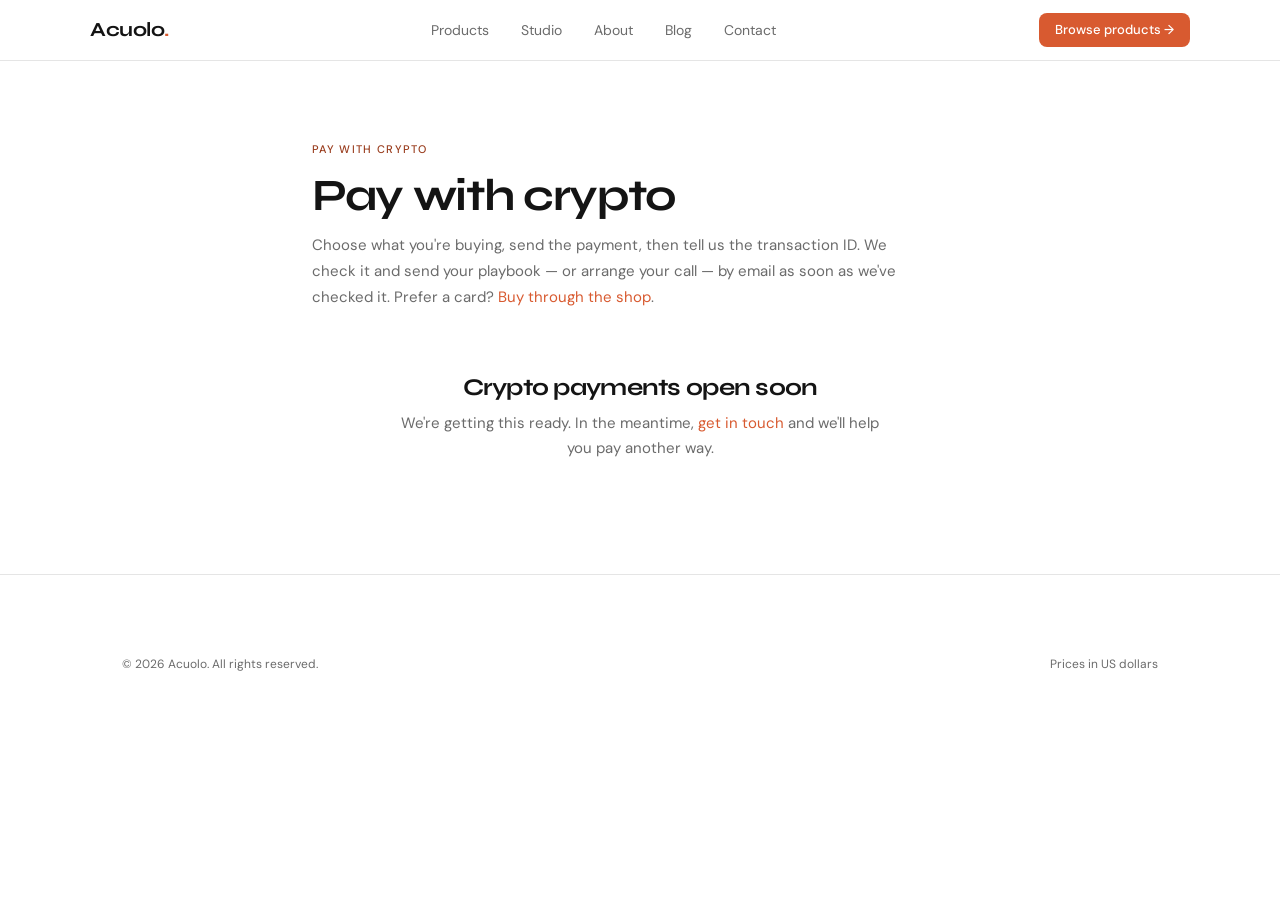
<file: pay-with-crypto.html>
<!DOCTYPE html>
<html lang="en">
<head>
<meta charset="UTF-8">
<meta name="viewport" content="width=device-width, initial-scale=1.0">
<title>Pay with crypto — Acuolo</title>
<meta name="description" content="Buy Acuolo playbooks and calls with USDC, USDT or Bitcoin.">
<meta name="robots" content="noindex">
<link rel="canonical" href="https://peopleforge-ten.vercel.app/pay-with-crypto">
<link rel="stylesheet" href="/assets/css/brand.css">
<link rel="stylesheet" href="/assets/css/site.css">
<style>
.cx-wrap{max-width:720px;margin:0 auto}
.cx-step{background:var(--white);border:1px solid var(--border);border-radius:16px;padding:1.6rem 1.75rem;margin-bottom:1.25rem}
.cx-step h2{font-size:19px;margin:0 0 1rem;display:flex;gap:.6rem;align-items:center}
.cx-step h2 span{display:inline-grid;place-items:center;width:26px;height:26px;border-radius:50%;background:var(--coral-light);color:var(--coral-dark);font-size:13px;font-family:var(--font-body);font-weight:500}
.cx-options{display:grid;gap:.6rem}
.cx-opt{display:flex;align-items:center;gap:.8rem;padding:.85rem 1rem;border:1.5px solid var(--border);border-radius:12px;cursor:pointer;font-size:15px}
.cx-opt:hover{background:var(--linen)}
.cx-opt input{accent-color:var(--coral);width:17px;height:17px;margin:0;flex:none}
.cx-opt .cx-name{flex:1}
.cx-opt .cx-price{font-weight:500}
.cx-opt.is-checked{border-color:var(--coral);background:var(--coral-light)}
.cx-pay{display:none}
.cx-amount{font-family:var(--font-display);font-weight:700;font-size:30px;margin:.2rem 0 .9rem;letter-spacing:-.02em}
.cx-addr{display:flex;gap:.5rem;align-items:stretch;margin:.4rem 0 1rem}
.cx-addr code{flex:1;min-width:0;overflow-wrap:anywhere;font-size:14px;background:var(--linen);border:1px solid var(--border);border-radius:10px;padding:.75rem .9rem;line-height:1.5}
.cx-addr button{flex:none}
.cx-warn{border-left:3px solid var(--coral);background:var(--coral-light);padding:.85rem 1rem;border-radius:0 10px 10px 0;font-size:14px;line-height:1.6;color:var(--text)}
.cx-label{display:block;font-size:14px;font-weight:500;margin:0 0 .4rem}
.cx-hint{font-size:13px;color:var(--text-muted);margin:-.15rem 0 .45rem}
.cx-input{width:100%;box-sizing:border-box;font:15px var(--font-body);padding:11px 14px;border-radius:10px;border:1.5px solid var(--border);margin-bottom:1.1rem;background:var(--white);color:var(--text)}
.cx-input:focus{outline:none;border-color:var(--coral)}
.cx-check{display:flex;gap:.6rem;align-items:flex-start;font-size:14px;line-height:1.55;color:var(--text-muted);margin-bottom:1.1rem;cursor:pointer}
.cx-check input{accent-color:var(--coral);width:17px;height:17px;margin:.15rem 0 0;flex:none}
.cx-error{color:var(--coral-dark);font-size:14px;margin:0 0 1rem;display:none}
.cx-done,.cx-closed{display:none;text-align:center;padding:2rem 1rem}
.cx-done h2,.cx-closed h2{font-size:24px;margin-bottom:.6rem;justify-content:center}
.cx-done p,.cx-closed p{color:var(--text-muted);font-size:15px;line-height:1.7;max-width:480px;margin:0 auto}
.hp{position:absolute;left:-9999px;width:1px;height:1px;overflow:hidden}
@media(max-width:600px){.cx-step{padding:1.25rem}.cx-addr{flex-direction:column}}
</style>
</head>

<body>

<nav class="site-nav" role="navigation" aria-label="Main navigation">
  <div class="nav-inner">
    <a class="nav-logo" href="/" aria-label="Acuolo home">Acuolo<span>.</span></a>
    <div class="nav-links">
      <a href="/shop">Products</a>
      <a href="/products/studio">Studio</a>
      <a href="/about">About</a>
      <a href="/blog">Blog</a>
      <a href="mailto:hello@acuolo.com">Contact</a>
    </div>
    <div class="nav-cta">
      <a class="btn btn-primary btn-sm" href="/shop">Browse products &rarr;</a>
    </div>
    <button class="nav-toggle" aria-label="Open menu" aria-expanded="false" aria-controls="navMobilePanel" onclick="toggleMobileNav()">
      <span></span><span></span><span></span>
    </button>
  </div>
  <div class="nav-mobile-panel" id="navMobilePanel">
    <a href="/shop">Products</a>
    <a href="/products/studio">Studio</a>
    <a href="/about">About</a>
    <a href="/blog">Blog</a>
    <a href="mailto:hello@acuolo.com">Contact</a>
    <a class="btn btn-primary btn-sm" href="/shop">Browse products &rarr;</a>
  </div>
</nav>

<main role="main">
  <section class="section">
    <div class="container cx-wrap">
      <p class="section-label">Pay with crypto</p>
      <h1 style="font-size:clamp(1.9rem,3.6vw,2.8rem);margin-bottom:.75rem;">Pay with crypto</h1>
      <p style="color:var(--text-muted);font-size:15px;line-height:1.75;margin-bottom:2rem;max-width:600px;">Choose what you're buying, send the payment, then tell us the transaction ID. We check it and send your playbook — or arrange your call — by email as soon as we've checked it. Prefer a card? <a href="/shop" style="color:var(--coral);">Buy through the shop</a>.</p>

      <div class="cx-closed" id="cxClosed">
        <h2>Crypto payments open soon</h2>
        <p>We're getting this ready. In the meantime, <a href="/book-a-call" style="color:var(--coral);">get in touch</a> and we'll help you pay another way.</p>
      </div>

      <form id="cxForm" novalidate>
        <div class="cx-step">
          <h2><span>1</span>What are you buying?</h2>
          <div class="cx-options" id="cxProducts"></div>
        </div>

        <div class="cx-step">
          <h2><span>2</span>How will you pay?</h2>
          <div class="cx-options" id="cxCoins"></div>
        </div>

        <div class="cx-step cx-pay" id="cxPay">
          <h2><span>3</span>Send the payment</h2>
          <div id="cxPayBody"></div>
        </div>

        <div class="cx-step cx-pay" id="cxConfirm">
          <h2><span>4</span>Tell us you've paid</h2>
          <label class="cx-label" for="cxTx">Transaction ID</label>
          <p class="cx-hint" id="cxTxHint">Your wallet shows it after sending — also called the transaction hash.</p>
          <input class="cx-input" type="text" id="cxTx" autocomplete="off" spellcheck="false" maxlength="120">

          <label class="cx-label" for="cxEmail">Your email</label>
          <p class="cx-hint">We send your playbook, or arrange your call, here.</p>
          <input class="cx-input" type="email" id="cxEmail" autocomplete="email" maxlength="200">

          <label class="cx-label" for="cxName">Name or company <span style="font-weight:400;color:var(--text-muted)">(optional)</span></label>
          <input class="cx-input" type="text" id="cxName" autocomplete="organization" maxlength="160">

          <div class="hp" aria-hidden="true"><label for="cxWebsite">Website</label><input type="text" id="cxWebsite" tabindex="-1" autocomplete="off"></div>

          <label class="cx-check"><input type="checkbox" id="cxConsent"><span id="cxConsentText"></span></label>
          <label class="cx-check"><input type="checkbox" id="cxFinal"><span>I understand that crypto payments can't be reversed, and that I sent the exact amount on the network shown above.</span></label>

          <p style="font-size:13px;color:var(--text-muted);line-height:1.6;margin:0 0 1.1rem;">Your details are sent to us only to check your payment and deliver what you bought.</p>
          <p class="cx-error" id="cxError" role="alert"></p>
          <button type="submit" class="btn btn-primary" id="cxSubmit" style="width:100%;">I've paid — send my order &rarr;</button>
        </div>
      </form>

      <div class="cx-step cx-done" id="cxDone" role="status">
        <h2>Thank you — we're on it.</h2>
        <p>We'll check your payment on the blockchain and email you at <strong id="cxDoneEmail"></strong> as soon as it's confirmed. Keep your transaction ID in case we need it.</p>
      </div>
    </div>
  </section>
</main>

<footer role="contentinfo">
  <div class="container">
    <div class="footer-bottom" style="border-top:none;">
      <span>© 2026 Acuolo. All rights reserved.</span>
      <span>Prices in US dollars</span>
    </div>
  </div>
</footer>

<script src="/assets/js/site.js"></script>
<script>
(function(){
/* ============================ SETTINGS ============================
   The page stays closed ("open soon") until at least one address is set.
   Only PUBLIC wallet addresses go here — never a recovery phrase or key. */
var WALLETS = {
  usdc: { address: '', network: 'base' },   // network: base | polygon | solana | ethereum | arbitrum
  usdt: { address: '', network: 'tron' },   // network: tron | ethereum | bsc | polygon | solana | arbitrum
  btc:  { address: '' }
};
var PRODUCTS = [
  { id:'career-ladder',   name:'Career Ladder Playbook',   usd:79,  kind:'file' },
  { id:'growth-feedback', name:'Growth Feedback Playbook', usd:79,  kind:'file' },
  { id:'pay-progression', name:'Pay Progression Playbook', usd:119, kind:'file' },
  { id:'hiring',          name:'Hiring Playbook',          usd:99,  kind:'file' },
  { id:'bundle',          name:'All four playbooks',       usd:249, kind:'file' },
  { id:'call',            name:'60-minute call',           usd:250, kind:'call' }
];
var BTC_TOLERANCE = 0.02;   // accept a Bitcoin payment within 2% of the dollar price
/* ================================================================== */

var NETWORKS = {
  base:     { label:'Base',         explorer:'https://basescan.org/tx/',    tx:/^0x[0-9a-fA-F]{64}$/ },
  polygon:  { label:'Polygon PoS',  explorer:'https://polygonscan.com/tx/', tx:/^0x[0-9a-fA-F]{64}$/ },
  ethereum: { label:'Ethereum',     explorer:'https://etherscan.io/tx/',    tx:/^0x[0-9a-fA-F]{64}$/ },
  arbitrum: { label:'Arbitrum One', explorer:'https://arbiscan.io/tx/',     tx:/^0x[0-9a-fA-F]{64}$/ },
  solana:   { label:'Solana',       explorer:'https://solscan.io/tx/',      tx:/^[1-9A-HJ-NP-Za-km-z]{64,90}$/ },
  tron:     { label:'Tron (TRC-20)',      explorer:'https://tronscan.org/#/transaction/', tx:/^[0-9a-fA-F]{64}$/ },
  bsc:      { label:'BNB Smart Chain (BEP-20)', explorer:'https://bscscan.com/tx/', tx:/^0x[0-9a-fA-F]{64}$/ }
};
var BTC = { label:'Bitcoin', explorer:'https://mempool.space/tx/', tx:/^[0-9a-fA-F]{64}$/ };

function esc(s){return String(s==null?'':s).replace(/[&<>"']/g,function(c){return {'&':'&amp;','<':'&lt;','>':'&gt;','"':'&quot;',"'":'&#39;'}[c];});}
var $=function(id){return document.getElementById(id);};

var coins=[];
if(WALLETS.usdc.address && NETWORKS[WALLETS.usdc.network]) coins.push({id:'usdc',label:'USDC',sub:'on '+NETWORKS[WALLETS.usdc.network].label,net:NETWORKS[WALLETS.usdc.network],address:WALLETS.usdc.address});
if(WALLETS.usdt.address && NETWORKS[WALLETS.usdt.network]) coins.push({id:'usdt',label:'USDT',sub:'on '+NETWORKS[WALLETS.usdt.network].label,net:NETWORKS[WALLETS.usdt.network],address:WALLETS.usdt.address});
if(WALLETS.btc.address) coins.push({id:'btc',label:'Bitcoin',sub:'on the Bitcoin network',net:BTC,address:WALLETS.btc.address});

if(!coins.length){ $('cxForm').style.display='none'; $('cxClosed').style.display='block'; return; }

var state={product:null,coin:null};
var pre=new URLSearchParams(location.search).get('product');

function radio(group,id,name,right,checked){
  return '<label class="cx-opt'+(checked?' is-checked':'')+'"><input type="radio" name="'+group+'" value="'+esc(id)+'"'+(checked?' checked':'')+'>'+
    '<span class="cx-name">'+name+'</span>'+(right?'<span class="cx-price">'+right+'</span>':'')+'</label>';
}
$('cxProducts').innerHTML=PRODUCTS.map(function(p){return radio('product',p.id,esc(p.name),'$'+p.usd,p.id===pre);}).join('');
$('cxCoins').innerHTML=coins.map(function(c){return radio('coin',c.id,'<strong>'+c.label+'</strong> <span style="color:var(--text-muted)">'+esc(c.sub)+'</span>','',coins.length===1);}).join('');
if(pre) state.product=PRODUCTS.filter(function(p){return p.id===pre;})[0]||null;
if(coins.length===1) state.coin=coins[0];

function mark(container){
  [].forEach.call(container.querySelectorAll('.cx-opt'),function(l){l.classList.toggle('is-checked',l.querySelector('input').checked);});
}
function render(){
  var show=state.product&&state.coin;
  $('cxPay').style.display=$('cxConfirm').style.display=show?'block':'none';
  if(!show) return;
  var p=state.product,c=state.coin,body;
  if(c.id!=='btc'){            // stablecoins: one coin = one dollar
    body='<div class="cx-amount">'+p.usd+' '+c.label+'</div>'+
      '<p class="cx-label">Send exactly this amount to:</p>'+
      '<div class="cx-addr"><code id="cxAddr">'+esc(c.address)+'</code><button type="button" class="btn btn-outline btn-sm" id="cxCopy">Copy</button></div>'+
      '<div class="cx-warn"><strong>Send '+c.label+' on '+esc(c.net.label)+' only.</strong> '+c.label+' sent on any other network, or any other coin sent to this address, may be lost for good. Network fees are paid by you, on top of the amount.</div>';
  } else {
    body='<div class="cx-amount">$'+p.usd+' in Bitcoin</div>'+
      '<p class="cx-label">Send Bitcoin worth $'+p.usd+' at the time you pay to:</p>'+
      '<div class="cx-addr"><code id="cxAddr">'+esc(c.address)+'</code><button type="button" class="btn btn-outline btn-sm" id="cxCopy">Copy</button></div>'+
      '<div class="cx-warn"><strong>Bitcoin network only.</strong> Most wallets show the dollar value as you send. We accept payments within '+Math.round(BTC_TOLERANCE*100)+'% of the price, to allow for price movement. Network fees are paid by you, on top of the amount.</div>';
  }
  $('cxPayBody').innerHTML=body;
  $('cxTxHint').textContent=c.id==='btc'
    ?'Your wallet shows it after sending — a 64-character code, also called the transaction hash.'
    :(c.net===NETWORKS.solana?'Your wallet shows it after sending — also called the transaction signature.'
    :c.net===NETWORKS.tron?'Your wallet shows it after sending — a 64-character code, also called the transaction ID.'
    :'Your wallet shows it after sending — starts with 0x, also called the transaction hash.');
  $('cxConsentText').textContent=p.kind==='file'
    ?'I ask for the playbook to be delivered as soon as my payment is confirmed, and I understand that I lose my right to withdraw from the purchase once it has been delivered.'
    :'I understand the call is arranged by email after my payment is confirmed, and that the fee is not refundable once the call has taken place.';
  $('cxCopy').onclick=function(){
    var t=$('cxAddr').textContent,b=this;
    (navigator.clipboard?navigator.clipboard.writeText(t):Promise.reject()).then(function(){b.textContent='Copied';setTimeout(function(){b.textContent='Copy';},1500);},function(){
      var r=document.createRange();r.selectNodeContents($('cxAddr'));var s=getSelection();s.removeAllRanges();s.addRange(r);});
  };
}
$('cxProducts').addEventListener('change',function(e){state.product=PRODUCTS.filter(function(p){return p.id===e.target.value;})[0];mark(this);render();});
$('cxCoins').addEventListener('change',function(e){state.coin=coins.filter(function(c){return c.id===e.target.value;})[0];mark(this);render();});
render();

function fail(m){$('cxError').textContent=m;$('cxError').style.display='block';}
$('cxForm').addEventListener('submit',function(e){
  e.preventDefault(); $('cxError').style.display='none';
  if($('cxWebsite').value) return;
  var p=state.product,c=state.coin,tx=$('cxTx').value.trim(),email=$('cxEmail').value.trim();
  if(!p||!c) return fail('Please choose what you are buying and how you will pay.');
  if(!c.net.tx.test(tx)) return fail('That doesn’t look like a '+c.label+' transaction ID. Please copy it again from your wallet.');
  if(!/^[^\s@]+@[^\s@]+\.[^\s@]+$/.test(email)) return fail('Please enter the email address we should send your order to.');
  if(!$('cxConsent').checked||!$('cxFinal').checked) return fail('Please tick both boxes to confirm.');
  var expect=c.id!=='btc'?p.usd+' '+c.label:'$'+p.usd+' in BTC (accept within '+Math.round(BTC_TOLERANCE*100)+'%)';
  var lines=['Product: '+p.name+' ($'+p.usd+')','Paid with: '+c.label+' '+c.sub,'Expected: '+expect,'To address: '+c.address,
             'Transaction: '+tx,'Check it: '+c.net.explorer+tx,'','Email: '+email,'Name/company: '+($('cxName').value.trim()||'-'),
             'Consent: '+$('cxConsentText').textContent,'Submitted: '+new Date().toISOString()];
  var btn=$('cxSubmit'); btn.disabled=true; btn.textContent='Sending…';
  fetch('/api/notify',{method:'POST',headers:{'Content-Type':'application/json'},
    body:JSON.stringify({config:{title:'New crypto payment to verify'},document:lines.join('\n')})})
    .then(function(r){return r.json().then(function(d){if(!r.ok||!d.ok) throw 0;});})
    .then(function(){$('cxForm').style.display='none';$('cxDoneEmail').textContent=email;$('cxDone').style.display='block';scrollTo(0,0);})
    .catch(function(){btn.disabled=false;btn.textContent='I’ve paid — send my order →';
      fail('We couldn’t send your confirmation. Your payment is safe on the blockchain — please try again, or get in touch through the booking page with your transaction ID.');});
});
})();
</script>
</body>
</html>
</file>
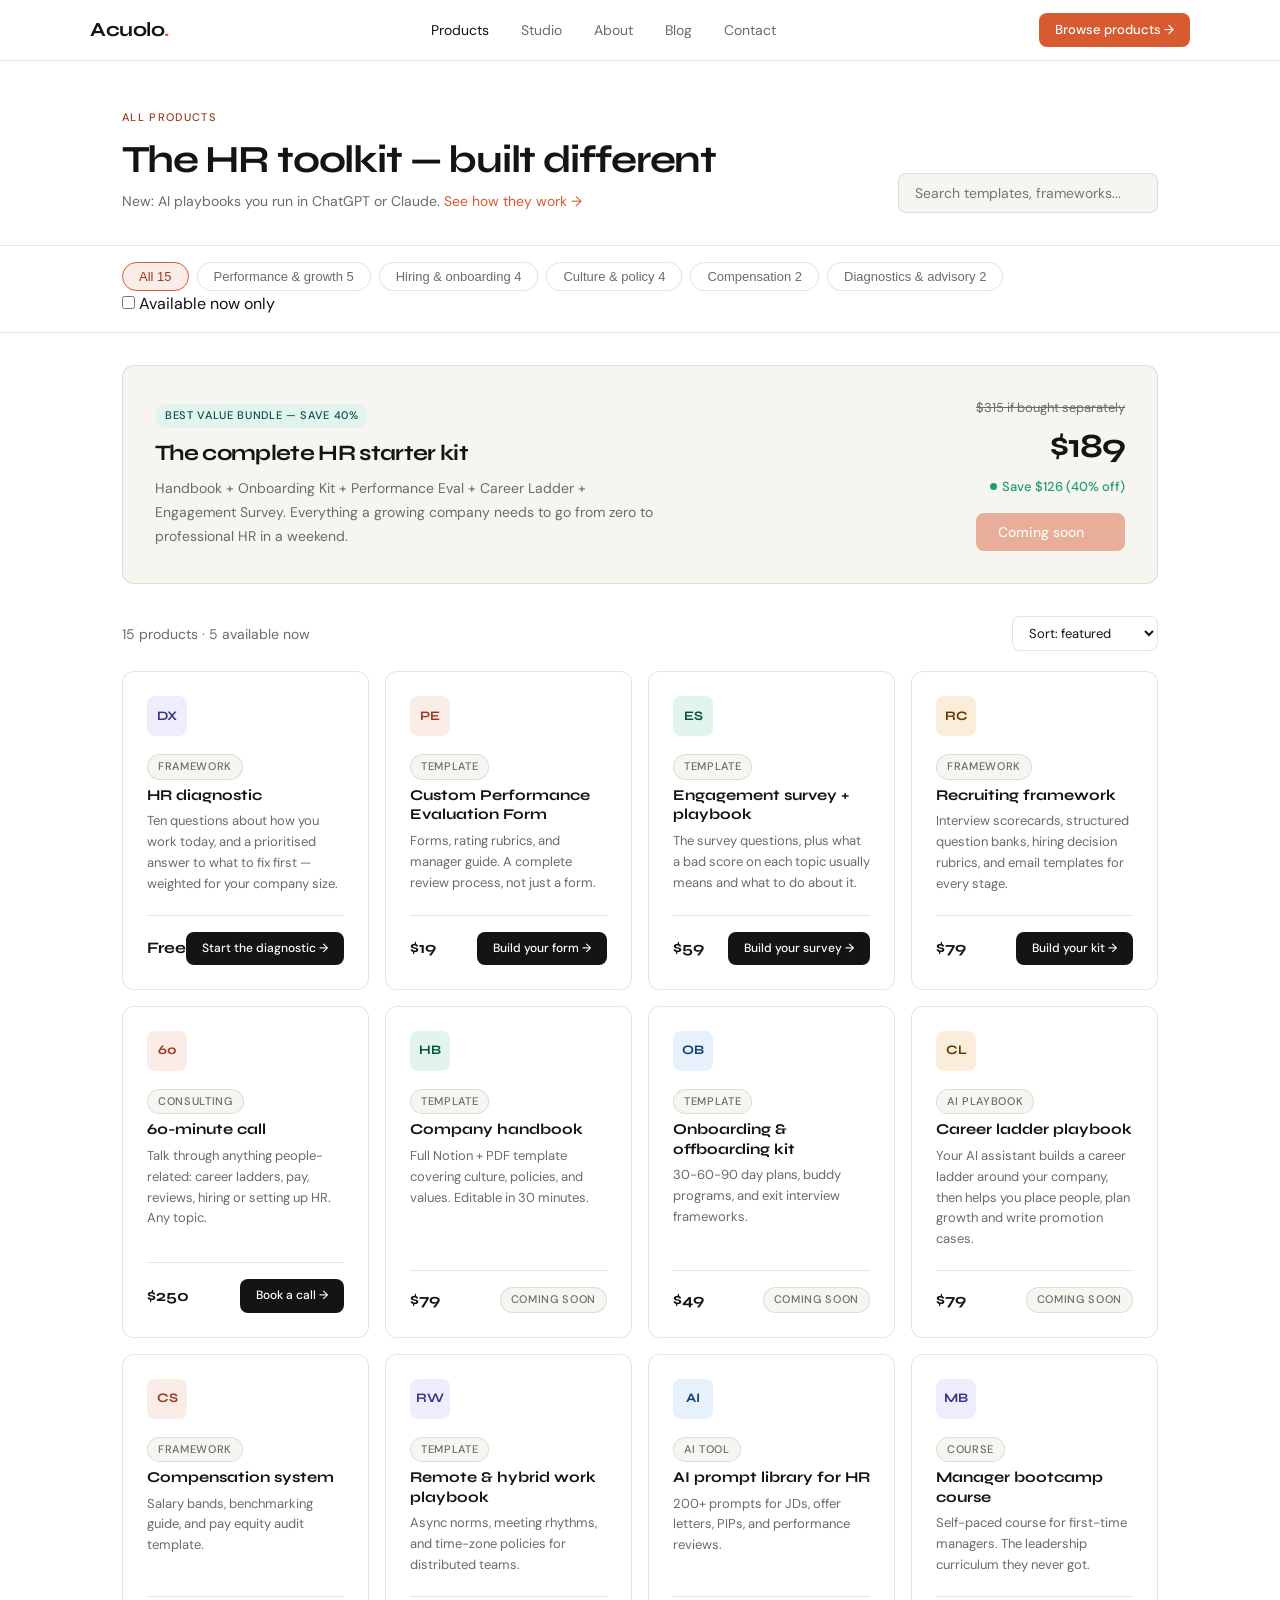
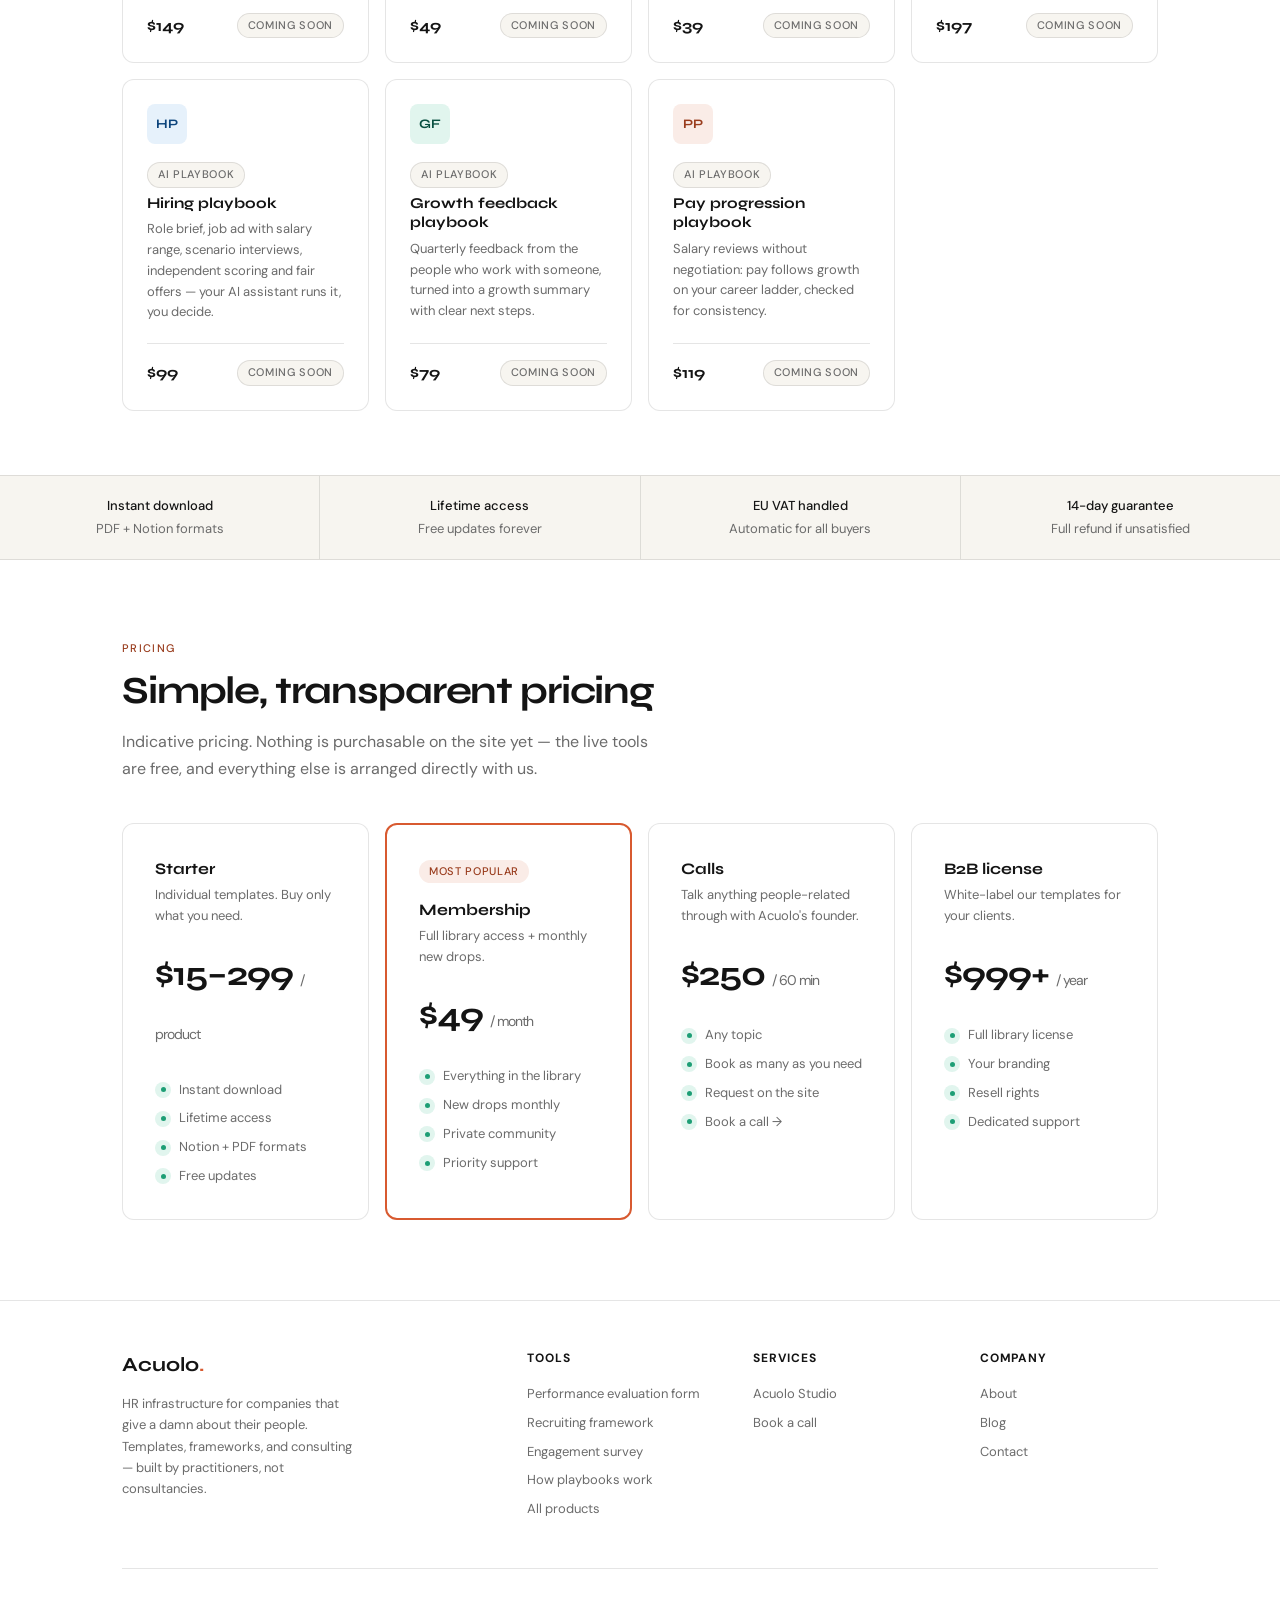
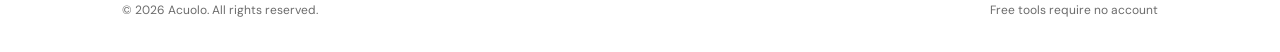
<file: shop.html>
<!DOCTYPE html>
<html lang="en">
<head>
<meta charset="UTF-8">
<meta name="viewport" content="width=device-width, initial-scale=1.0">
<title>All products — Acuolo</title>
<meta name="description" content="Every Acuolo tool in one place. Four free builders that generate finished HR documents, plus Acuolo Studio for custom-built people systems.">
<link rel="canonical" href="https://peopleforge-ten.vercel.app/shop">
<meta property="og:type" content="website">
<meta property="og:title" content="All products — Acuolo">
<meta property="og:description" content="Every Acuolo tool in one place. Four free builders that generate finished HR documents, plus Acuolo Studio for custom-built people systems.">
<meta property="og:url" content="https://peopleforge-ten.vercel.app/shop">
<meta name="twitter:card" content="summary">
<link rel="stylesheet" href="/assets/css/brand.css">
<link rel="stylesheet" href="/assets/css/site.css">
</head>

<body>

<nav class="site-nav" role="navigation" aria-label="Main navigation">
  <div class="nav-inner">
    <a class="nav-logo" href="/" aria-label="Acuolo home">Acuolo<span>.</span></a>
    <div class="nav-links">
      <a href="/shop" class="active">Products</a>
      <a href="/products/studio">Studio</a>
      <a href="/about">About</a>
      <a href="/blog">Blog</a>
      <a href="mailto:hello@acuolo.com">Contact</a>
    </div>
    <div class="nav-cta">
      <a class="btn btn-primary btn-sm" href="/shop">Browse products &rarr;</a>
    </div>
    <button class="nav-toggle" aria-label="Open menu" aria-expanded="false" aria-controls="navMobilePanel" onclick="toggleMobileNav()">
      <span></span><span></span><span></span>
    </button>
  </div>
  <div class="nav-mobile-panel" id="navMobilePanel">
    <a href="/shop">Products</a>
    <a href="/products/studio">Studio</a>
    <a href="/about">About</a>
    <a href="/blog">Blog</a>
    <a href="mailto:hello@acuolo.com">Contact</a>
    <a class="btn btn-primary btn-sm" href="/shop">Browse products &rarr;</a>
  </div>
</nav>

<main role="main">

  <header style="padding:3rem 0 2rem;border-bottom:1px solid var(--border);">
    <div class="container">
      <div style="display:flex;align-items:flex-end;justify-content:space-between;flex-wrap:wrap;gap:1.5rem;">
        <div>
          <p class="section-label">All products</p>
          <h1 style="font-size:clamp(1.75rem,3vw,2.5rem);">The HR toolkit — built different</h1>
          <p style="font-size:14px;color:var(--text-muted);margin-top:.6rem;">New: AI playbooks you run in ChatGPT or Claude. <a href="/how-playbooks-work" style="color:var(--coral);">See how they work &rarr;</a></p>
        </div>
        <input type="search" class="shop-search" id="shopSearch" placeholder="Search templates, frameworks..." aria-label="Search products">
      </div>
    </div>
  </header>

  <div style="padding:1rem 0;border-bottom:1px solid var(--border);">
    <div class="container shop-filters">
      <div class="filter-bar" id="topicFilters" role="group" aria-label="Filter products by topic"></div>
      <label class="live-toggle"><input type="checkbox" id="shopLiveOnly"> Available now only</label>
    </div>
  </div>

  <section style="padding:2rem 0;" id="bundleSection">
    <div class="container">
      <div class="bundle-card">
        <div>
          <div class="badge badge-teal" style="margin-bottom:0.85rem;">Best value bundle — save 40%</div>
          <h2 style="font-size:22px;margin-bottom:0.75rem;">The complete HR starter kit</h2>
          <p style="font-size:14px;color:var(--text-muted);max-width:500px;line-height:1.7;">Handbook + Onboarding Kit + Performance Eval + Career Ladder + Engagement Survey. Everything a growing company needs to go from zero to professional HR in a weekend.</p>
        </div>
        <div class="bundle-price-block">
          <div class="bundle-original">$315 if bought separately</div>
          <div class="bundle-now">$189</div>
          <div class="bundle-save"><div class="pill-dot"></div>Save $126 (40% off)</div>
          <button class="btn btn-primary" style="margin-top:1rem;width:100%;" disabled>Coming soon</button>
        </div>
      </div>
    </div>
  </section>

  <section style="padding:0 0 4rem;">
    <div class="container">
      <div style="display:flex;align-items:center;justify-content:space-between;margin-bottom:1.25rem;">
        <p id="shopCount" style="font-size:14px;color:var(--text-muted);"></p>
        <select id="shopSort" style="font-size:13px;padding:7px 12px;border:1px solid var(--border);border-radius:var(--radius-sm);background:var(--white);font-family:'DM Sans',sans-serif;color:var(--text);" aria-label="Sort products">
          <option value="default">Sort: featured</option>
          <option value="price-asc">Price: low to high</option>
          <option value="price-desc">Price: high to low</option>
          <option value="name">Name: A–Z</option>
        </select>
      </div>
      <div class="grid-auto" id="shopGrid"></div>
    </div>
  </section>

  <div class="trust-bar" role="region" aria-label="Trust and purchase guarantees">
    <div class="trust-item"><div class="trust-label">Instant download</div>PDF + Notion formats</div>
    <div class="trust-item"><div class="trust-label">Lifetime access</div>Free updates forever</div>
    <div class="trust-item"><div class="trust-label">EU VAT handled</div>Automatic for all buyers</div>
    <div class="trust-item"><div class="trust-label">14-day guarantee</div>Full refund if unsatisfied</div>
  </div>

  <!-- Pricing section -->
  <section class="section" aria-labelledby="pricing-heading">
    <div class="container">
      <p class="section-label">Pricing</p>
      <h2 class="section-title" id="pricing-heading">Simple, transparent pricing</h2>
      <p class="section-sub" style="margin-bottom:2.5rem;">Indicative pricing. Nothing is purchasable on the site yet — the live tools are free, and everything else is arranged directly with us.</p>
      <div class="grid-4">
        <div class="price-card">
          <div class="price-tier">Starter</div>
          <div class="price-desc">Individual templates. Buy only what you need.</div>
          <div class="price-num">$15–299 <span>/ product</span></div>
          <div class="price-features">
            <div class="price-feature"><div class="price-check"></div>Instant download</div>
            <div class="price-feature"><div class="price-check"></div>Lifetime access</div>
            <div class="price-feature"><div class="price-check"></div>Notion + PDF formats</div>
            <div class="price-feature"><div class="price-check"></div>Free updates</div>
          </div>
        </div>
        <div class="price-card featured">
          <div class="badge badge-coral" style="margin-bottom:0.85rem;">Most popular</div>
          <div class="price-tier">Membership</div>
          <div class="price-desc">Full library access + monthly new drops.</div>
          <div class="price-num">$49 <span>/ month</span></div>
          <div class="price-features">
            <div class="price-feature"><div class="price-check"></div>Everything in the library</div>
            <div class="price-feature"><div class="price-check"></div>New drops monthly</div>
            <div class="price-feature"><div class="price-check"></div>Private community</div>
            <div class="price-feature"><div class="price-check"></div>Priority support</div>
          </div>
        </div>
        <div class="price-card">
          <div class="price-tier">Calls</div>
          <div class="price-desc">Talk anything people-related through with Acuolo's founder.</div>
          <div class="price-num">$250 <span>/ 60 min</span></div>
          <div class="price-features">
            <div class="price-feature"><div class="price-check"></div>Any topic</div>
            <div class="price-feature"><div class="price-check"></div>Book as many as you need</div>
            <div class="price-feature"><div class="price-check"></div>Request on the site</div>
            <div class="price-feature"><div class="price-check"></div><a href="/book-a-call" style="color:inherit;">Book a call &rarr;</a></div>
          </div>
        </div>
        <div class="price-card">
          <div class="price-tier">B2B license</div>
          <div class="price-desc">White-label our templates for your clients.</div>
          <div class="price-num">$999+ <span>/ year</span></div>
          <div class="price-features">
            <div class="price-feature"><div class="price-check"></div>Full library license</div>
            <div class="price-feature"><div class="price-check"></div>Your branding</div>
            <div class="price-feature"><div class="price-check"></div>Resell rights</div>
            <div class="price-feature"><div class="price-check"></div>Dedicated support</div>
          </div>
        </div>
      </div>
    </div>
  </section>

</main>

<footer role="contentinfo">
  <div class="container">
    <div class="footer-grid">
      <div>
        <div class="footer-brand-name">Acuolo<span>.</span></div>
        <p class="footer-tagline">HR infrastructure for companies that give a damn about their people. Templates, frameworks, and consulting — built by practitioners, not consultancies.</p>
      </div>
      <div>
        <div class="footer-col-title">Tools</div>
        <div class="footer-links">
          <a href="/products/360-feedback">Performance evaluation form</a>
          <a href="/products/recruiting">Recruiting framework</a>
          <a href="/products/engagement-survey">Engagement survey</a>
          <a href="/how-playbooks-work">How playbooks work</a>
          <a href="/shop">All products</a>
        </div>
      </div>
      <div>
        <div class="footer-col-title">Services</div>
        <div class="footer-links">
          <a href="/products/studio">Acuolo Studio</a>
          <a href="/book-a-call">Book a call</a>
        </div>
      </div>
      <div>
        <div class="footer-col-title">Company</div>
        <div class="footer-links">
          <a href="/about">About</a>
          <a href="/blog">Blog</a>
          <a href="mailto:hello@acuolo.com">Contact</a>
        </div>
      </div>
    </div>
    <div class="footer-bottom">
      <span>© 2026 Acuolo. All rights reserved.</span>
      <span>Free tools require no account</span>
    </div>
  </div>
</footer>

<script src="/assets/js/site.js"></script>
<script src="/assets/js/shop.js"></script>
</body>
</html>
</file>
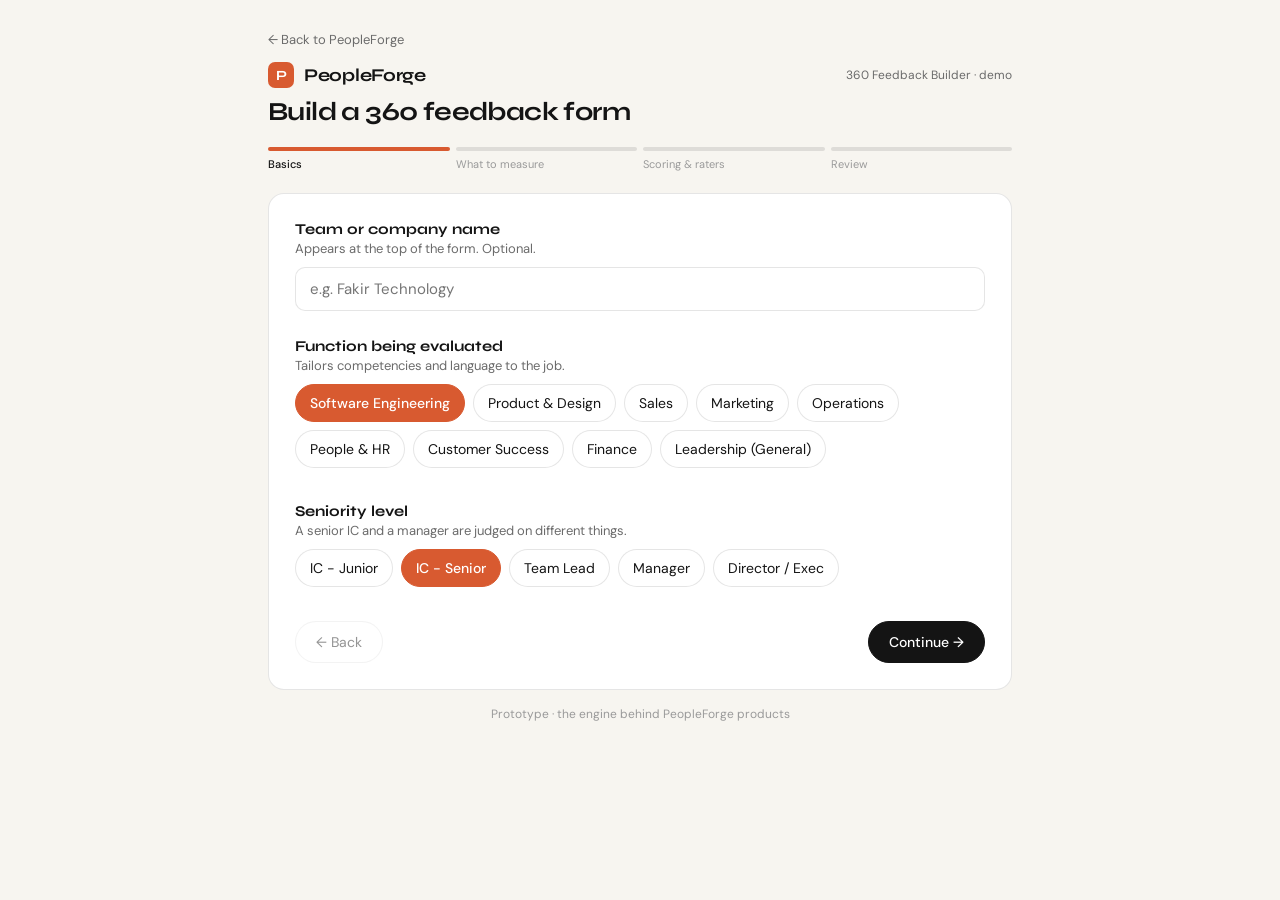
<file: products/360-feedback.html>
<!DOCTYPE html>
<html lang="en">
<head>
<meta charset="UTF-8">
<meta name="viewport" content="width=device-width, initial-scale=1.0">
<title>Custom Performance Evaluation Form Builder — Free | PeopleForge</title>
<meta name="description" content="Build a custom performance evaluation form in minutes. Pick the role, seniority and competencies; get a finished review form with rating scales and written-feedback questions. Free, no account.">
<link rel="canonical" href="https://peopleforge-ten.vercel.app/products/360-feedback">
<meta property="og:type" content="website">
<meta property="og:title" content="Custom Performance Evaluation Form builder — PeopleForge">
<meta property="og:description" content="Build a custom performance evaluation form in minutes. Pick the role, seniority and competencies; get a finished review form with rating scales and written-feedback questions. Free, no account.">
<meta property="og:url" content="https://peopleforge-ten.vercel.app/products/360-feedback">
<meta name="twitter:card" content="summary">
<link rel="stylesheet" href="/assets/css/brand.css">
<style>
:root{
  --muted:var(--text-muted); --light:var(--text-light);
  --display:var(--font-display); --body:var(--font-body);
}
*{box-sizing:border-box}
html,body{margin:0;padding:0;background:var(--linen);color:var(--anvil);font-family:var(--body)}
.wrap{max-width:780px;margin:0 auto;padding:28px 18px 60px}
.backlink{display:inline-flex;align-items:center;gap:5px;font-size:13px;color:var(--muted);text-decoration:none;margin-bottom:14px}
.backlink:hover{color:var(--coral)}
.brandbar{display:flex;align-items:center;gap:10px;margin-bottom:6px}
.mark{width:26px;height:26px;border-radius:7px;background:var(--coral);display:flex;align-items:center;justify-content:center;color:#fff;font-family:var(--display);font-weight:700;font-size:14px}
.brand{font-family:var(--display);font-weight:700;font-size:18px;letter-spacing:-.3px}
.tag{margin-left:auto;font-size:12px;color:var(--muted)}
h1{font-family:var(--display);font-weight:700;font-size:26px;letter-spacing:-.6px;margin:8px 0 20px}
.prog{display:flex;gap:6px;margin-bottom:22px}
.prog div{flex:1}
.bar{height:4px;border-radius:4px;background:var(--border)}
.bar.on{background:var(--coral)}
.plab{font-size:11px;margin-top:6px;color:var(--light)}
.plab.on{color:var(--anvil);font-weight:500}
.card{background:var(--white);border:1px solid var(--border);border-radius:16px;padding:26px}
@keyframes stepIn{from{opacity:0;transform:translateY(10px)}to{opacity:1;transform:translateY(0)}}
.card.step-anim{animation:stepIn .3s ease}
.sec{margin-bottom:26px}
.lab{font-family:var(--display);font-weight:700;font-size:15px}
.hint{font-size:13px;color:var(--muted);margin-top:2px;margin-bottom:10px}
.chip{font-family:var(--body);font-size:14px;padding:9px 14px;border-radius:100px;border:1.5px solid var(--border);
  background:#fff;color:var(--anvil);cursor:pointer;margin:0 8px 8px 0;transition:all .15s}
.chip:hover{border-color:var(--coral)}
.chip.on{background:var(--coral);border-color:var(--coral);color:#fff;font-weight:500}
input[type=text]{font-family:var(--body);font-size:15px;width:100%;padding:11px 14px;border-radius:10px;border:1.5px solid var(--border);outline:none}
input[type=text]:focus{border-color:var(--coral)}
.scard{display:block;width:100%;text-align:left;cursor:pointer;padding:14px 16px;border-radius:12px;border:1.5px solid var(--border);background:#fff;margin-bottom:10px;transition:border-color .15s,background .15s}
.scard.on{border-color:var(--coral);background:var(--coral-light)}
.scard b{font-family:var(--display);font-size:15px;display:block}
.scard span{font-size:13px;color:var(--muted)}
.grid{display:grid;grid-template-columns:1fr 1fr;gap:12px 24px;margin-top:14px}
.k{font-size:11px;color:var(--light);text-transform:uppercase;letter-spacing:.4px}
.v{font-size:14px;margin-top:2px}
.nav{display:flex;justify-content:space-between;margin-top:8px;gap:10px}
.disclose{font-size:12.5px;color:var(--light);line-height:1.55;margin:16px 0 2px}
.btn{font-family:var(--body);font-size:14px;padding:11px 20px;border-radius:100px;border:1.5px solid var(--border);
  background:#fff;color:var(--anvil);cursor:pointer;display:inline-flex;align-items:center;gap:7px;transition:border-color .15s,background .15s}
.btn:hover{border-color:var(--anvil)}
.btn.dark{background:var(--anvil);color:#fff;border-color:var(--anvil);font-weight:500}
.btn.coral{background:var(--coral);color:#fff;border-color:var(--coral);font-weight:500}
.btn:disabled{opacity:.45;cursor:default}
.btn.ghost{border-style:dashed;border-color:var(--coral);background:var(--coral-light);color:var(--coral-dark);cursor:not-allowed;margin-left:auto}
.note{font-size:13px;background:var(--coral-light);color:var(--coral-dark);padding:10px 14px;border-radius:10px;margin-bottom:18px;line-height:1.5}
.fhead{border-bottom:2px solid var(--anvil);padding-bottom:14px;margin-bottom:18px}
.eyebrow{font-size:12px;color:var(--coral);font-weight:500;letter-spacing:.5px;text-transform:uppercase}
.ftitle{font-family:var(--display);font-weight:700;font-size:22px;margin-top:4px}
.fmeta{font-size:13px;color:var(--muted);margin-top:3px}
.intro{font-size:14.5px;line-height:1.6;margin:0 0 20px}
.metarow{display:flex;gap:10px;flex-wrap:wrap;margin-bottom:22px}
.mf{flex:1 1 220px}
.mf div:first-child{font-size:12px;color:var(--light);margin-bottom:5px}
.blank{height:38px;border:1px solid var(--border);border-radius:8px;background:var(--linen)}
.guide{background:var(--teal-light);border-radius:12px;padding:16px 18px;margin-bottom:24px;font-size:13.5px;line-height:1.6}
.guide b.t{font-family:var(--display);font-size:14px;display:block;margin-bottom:8px}
.guide .row span{margin-right:14px;display:inline-block}
.guide .exp{color:var(--muted);margin-top:8px}
.comp{margin-bottom:22px}
.cname{font-family:var(--display);font-weight:700;font-size:16px}
.cnum{color:var(--coral)}
.cdef{font-size:13px;color:var(--muted);font-style:italic;margin-top:2px}
.stmt{padding:12px 0;border-top:1px solid var(--border)}
.stxt{font-size:14.5px}
.scale{display:flex;gap:6px;margin-top:8px;flex-wrap:wrap}
.pill{font-size:12px;color:var(--muted);border:1px solid var(--border);border-radius:8px;padding:5px 9px}
.pill.num{width:26px;text-align:center;padding:4px 0;border-radius:6px}
.oq{margin-bottom:12px}
.oline{height:46px;border:1px dashed var(--border);border-radius:8px;margin-top:6px}
.acts{display:flex;gap:10px;flex-wrap:wrap;margin-top:24px;padding-top:20px;border-top:1px solid var(--border)}
.studio{margin-top:22px;padding:18px 20px;border:1.5px solid var(--coral);border-radius:14px;background:var(--coral-light)}
.studio b{font-family:var(--display);font-size:15px;display:block;margin-bottom:5px;color:var(--coral-dark)}
.studio p{margin:0 0 13px;font-size:13.5px;line-height:1.6;color:var(--anvil)}
.studio a{display:inline-flex;align-items:center;gap:6px;font-size:14px;font-weight:500;color:#fff;background:var(--coral);padding:10px 18px;border-radius:100px;text-decoration:none}
.studio a:hover{opacity:.92}
.foot{text-align:center;font-size:12px;color:var(--light);margin-top:16px}
@media(max-width:560px){.grid{grid-template-columns:1fr}}
</style>
</head>
<body>
<div class="wrap">
  <a class="backlink" href="/">&larr; Back to PeopleForge</a>
  <div class="brandbar">
    <div class="mark">P</div>
    <div class="brand">PeopleForge</div>
    <div class="tag">360 Feedback Builder &middot; demo</div>
  </div>
  <h1>Build a 360 feedback form</h1>
  <div id="app"></div>
  <div class="foot">Prototype &middot; the engine behind PeopleForge products</div>
</div>

<script>
/* ============================================================
   CONTENT LIBRARY
   In production this is what the AI generates. Here it is
   built in so the demo runs with no network at all.
   ============================================================ */
var BANK = {
  "Communication":{def:"Shares information clearly and listens well.",st:[
    "Explains complex ideas in terms the audience actually understands.",
    "Listens fully before responding, and checks understanding.",
    "Keeps the right people informed without being asked.",
    "Writes clearly enough that follow-up questions are rare."]},
  "Collaboration":{def:"Works with others toward a shared outcome.",st:[
    "Offers help to teammates before being asked.",
    "Shares credit and acknowledges others' contributions.",
    "Handles disagreement without damaging the working relationship.",
    "Makes it easy for other teams to work with them."]},
  "Ownership & accountability":{def:"Takes responsibility for outcomes, not just tasks.",st:[
    "Follows through on commitments without needing reminders.",
    "Raises problems early rather than hiding them.",
    "Owns mistakes openly and fixes the root cause.",
    "Takes responsibility for the result, not just their part."]},
  "Technical excellence":{def:"Delivers high-quality, durable technical work.",st:[
    "Produces work that holds up well over time.",
    "Balances speed against quality with good judgement.",
    "Raises the technical standard of the people around them.",
    "Considers edge cases and failure modes before shipping."]},
  "Problem solving":{def:"Breaks down hard problems and finds workable answers.",st:[
    "Gets to the real cause instead of treating symptoms.",
    "Breaks large ambiguous problems into workable pieces.",
    "Makes sound decisions when information is incomplete.",
    "Knows when to seek input rather than pushing on alone."]},
  "Leadership & influence":{def:"Moves people and work forward without relying on authority.",st:[
    "Sets a clear direction others can act on.",
    "Gives people the context they need to decide well.",
    "Addresses difficult issues directly and fairly.",
    "Builds trust across teams they do not manage."]},
  "Adaptability":{def:"Adjusts well when priorities or conditions change.",st:[
    "Stays effective when priorities shift unexpectedly.",
    "Changes approach when the evidence says to.",
    "Stays composed and constructive under pressure.",
    "Picks up unfamiliar work without excessive ramp-up."]},
  "Customer focus":{def:"Keeps the customer's real needs central.",st:[
    "Grounds decisions in real customer needs, not assumptions.",
    "Follows through on customer commitments reliably.",
    "Advocates for the customer even when it is inconvenient.",
    "Anticipates customer problems before they escalate."]},
  "Strategic thinking":{def:"Connects daily work to longer-term direction.",st:[
    "Connects day-to-day decisions to longer-term goals.",
    "Prioritises the work that matters most, not the loudest.",
    "Anticipates second-order consequences of decisions.",
    "Says no to work that does not serve the goal."]},
  "Feedback & growth":{def:"Gives and receives feedback that leads to change.",st:[
    "Gives specific, timely feedback that people can act on.",
    "Receives critical feedback without becoming defensive.",
    "Visibly acts on feedback they have been given.",
    "Invests real time in developing the people around them."]},
  "Reliability":{def:"Consistent and dependable in day-to-day delivery.",st:[
    "Delivers what they promised, by when they promised it.",
    "Maintains consistent quality across routine work.",
    "Flags slipping timelines early enough to matter.",
    "Can be trusted with work that has no oversight."]},
  "Innovation":{def:"Improves how things are done, not just what.",st:[
    "Proposes better ways of working rather than accepting defaults.",
    "Tests new ideas at small scale before committing.",
    "Learns from failed experiments instead of avoiding them.",
    "Challenges assumptions constructively."]}
};

var ROLE_MAP = {
  "Software Engineering":["Technical excellence","Problem solving","Collaboration","Communication","Ownership & accountability"],
  "Product & Design":["Customer focus","Communication","Collaboration","Problem solving","Strategic thinking"],
  "Sales":["Customer focus","Communication","Ownership & accountability","Adaptability","Reliability"],
  "Marketing":["Communication","Innovation","Customer focus","Collaboration","Ownership & accountability"],
  "Operations":["Reliability","Problem solving","Ownership & accountability","Collaboration","Adaptability"],
  "People & HR":["Communication","Feedback & growth","Collaboration","Reliability","Customer focus"],
  "Customer Success":["Customer focus","Communication","Reliability","Problem solving","Ownership & accountability"],
  "Finance":["Reliability","Problem solving","Communication","Ownership & accountability","Strategic thinking"],
  "Leadership (General)":["Leadership & influence","Strategic thinking","Communication","Feedback & growth","Ownership & accountability"]
};

var OPEN_Q = [
  "What is this person's single biggest strength? Give a specific example.",
  "What is one thing they could do differently to be more effective?",
  "What should they keep doing because it helps the team most?",
  "Where do you see the biggest opportunity for their growth this year?"
];

var ROLES=Object.keys(ROLE_MAP);
var SENIORITY=["IC - Junior","IC - Senior","Team Lead","Manager","Director / Exec"];
var COMPS=Object.keys(BANK);
var LENGTHS=[{k:"Focused",n:8},{k:"Standard",n:14},{k:"Comprehensive",n:20}];
var PERSPECTIVES=["Manager","Peer","Direct report","Cross-functional partner","Self"];
var TONES=["Professional","Warm","Direct"];
var FREQ=[["Never",1],["Rarely",2],["Sometimes",3],["Usually",4],["Always",5]];
var STEPS=["Basics","What to measure","Scoring & raters","Review"];

/* ============================ STATE ============================ */
var S={step:0,form:null,copied:false,cfg:{
  company:"",role:"Software Engineering",seniority:"IC - Senior",
  autoComp:true,comps:[],length:"Standard",scale:"freq",
  perspectives:["Manager","Peer","Direct report"],anon:true,openN:3,
  tone:"Professional",values:""
}};

function esc(s){return String(s==null?"":s).replace(/[&<>"']/g,function(c){
  return {"&":"&amp;","<":"&lt;",">":"&gt;",'"':"&quot;","'":"&#39;"}[c];});}

/* ==================== GENERATION (deterministic) ==================== */
function buildForm(cfg){
  var names;
  if(!cfg.autoComp && cfg.comps.length){ names=cfg.comps.slice(0,7); }
  else{
    names=(ROLE_MAP[cfg.role]||COMPS.slice(0,5)).slice();
    if(cfg.seniority==="Team Lead"||cfg.seniority==="Manager"){
      ["Leadership & influence","Feedback & growth"].forEach(function(n){
        if(names.indexOf(n)===-1) names.push(n);});
    }
    if(cfg.seniority==="Director / Exec"){
      ["Leadership & influence","Strategic thinking"].forEach(function(n){
        if(names.indexOf(n)===-1) names.push(n);});
    }
    names=names.slice(0,6);
  }

  var target=(LENGTHS.filter(function(l){return l.k===cfg.length})[0]||LENGTHS[1]).n;
  var vals=cfg.values.split(",").map(function(v){return v.trim();}).filter(Boolean).slice(0,3);
  var slots=names.length+(vals.length?1:0);
  var per=Math.max(2,Math.round(target/slots));

  var comps=names.map(function(n){
    var b=BANK[n]||{def:"",st:[]};
    var st=[];
    for(var i=0;i<per;i++){ st.push(b.st[i%b.st.length]); }
    return {name:n,definition:b.def,statements:st};
  });

  if(vals.length){
    comps.push({name:"Values alignment",definition:"Lives the company values in daily work.",
      statements:vals.map(function(v){return "Demonstrates "+v.toLowerCase()+" in everyday decisions and behaviour.";})});
  }

  var lvl=cfg.seniority.indexOf("IC")===0?"individual contributor":"people leader";
  return {
    intro:"This form gathers specific, behaviour-based feedback on a "+cfg.seniority+" in "+cfg.role+
      ". Rate only what you have personally observed. Skip anything you cannot speak to. Written comments carry more weight than scores, so please be concrete: describe what the person did and what effect it had. Feedback is "+
      (cfg.anon?"anonymous and aggregated before sharing":"attributed and shared with the reviewee")+".",
    competencies:comps,
    openQuestions:OPEN_Q.slice(0,cfg.openN)
  };
}

/* ============================ RENDER ============================ */
var app=document.getElementById("app");

function chips(list,key,multi){
  return list.map(function(o){
    var val=typeof o==="object"?o.v:o, lab=typeof o==="object"?o.l:o;
    var on=multi?S.cfg[key].indexOf(val)>-1:S.cfg[key]===val;
    return '<button class="chip'+(on?" on":"")+'" data-act="'+(multi?"tog":"set")+'" data-k="'+key+'" data-v="'+esc(val)+'">'+
      (multi&&on?"&#10003; ":"")+esc(lab)+'</button>';
  }).join("");
}

function render(){
  var c=S.cfg,h="";

  if(S.step<4){
    h+='<div class="prog">'+STEPS.map(function(s,i){
      return '<div><div class="bar'+(i<=S.step?" on":"")+'"></div><div class="plab'+(i===S.step?" on":"")+'">'+s+'</div></div>';
    }).join("")+'</div>';
  }

  h+='<div class="card">';

  if(S.step===0){
    h+='<div class="sec"><div class="lab">Team or company name</div><div class="hint">Appears at the top of the form. Optional.</div>'+
       '<input type="text" id="company" value="'+esc(c.company)+'" placeholder="e.g. Fakir Technology"></div>';
    h+='<div class="sec"><div class="lab">Function being evaluated</div><div class="hint">Tailors competencies and language to the job.</div>'+chips(ROLES,"role")+'</div>';
    h+='<div class="sec"><div class="lab">Seniority level</div><div class="hint">A senior IC and a manager are judged on different things.</div>'+chips(SENIORITY,"seniority")+'</div>';
  }

  if(S.step===1){
    h+='<div class="sec"><div class="lab">Competencies</div><div class="hint">Pick automatically for this role, or choose your own.</div>'+
       '<button class="chip'+(c.autoComp?" on":"")+'" data-act="set" data-k="autoComp" data-v="1">Auto - pick for this role</button>'+
       '<button class="chip'+(!c.autoComp?" on":"")+'" data-act="set" data-k="autoComp" data-v="">I will choose</button>';
    if(!c.autoComp){ h+='<div style="margin-top:14px">'+chips(COMPS,"comps",true)+'</div>'; }
    h+='</div>';
    h+='<div class="sec"><div class="lab">Form length</div><div class="hint">How many rating statements the form contains.</div>'+
       chips(LENGTHS.map(function(l){return {v:l.k,l:l.k+" · ~"+l.n+" items"};}),"length")+'</div>';
  }

  if(S.step===2){
    h+='<div class="sec"><div class="lab">Rating scale</div><div class="hint">Whichever you pick is explained inside the finished form.</div>'+
      '<button class="scard'+(c.scale==="freq"?" on":"")+'" data-act="set" data-k="scale" data-v="freq">'+
        '<b>Frequency &middot; 1-5</b><span>Never &middot; Rarely &middot; Sometimes &middot; Usually &middot; Always</span></button>'+
      '<button class="scard'+(c.scale==="exp"?" on":"")+'" data-act="set" data-k="scale" data-v="exp">'+
        '<b>Expectation &middot; 0-10</b><span>Room for growth (below 6) &middot; Meets (6-9) &middot; Exceeds (10)</span></button></div>';
    h+='<div class="sec"><div class="lab">Rater perspectives</div><div class="hint">Who gives feedback. Captured on each response.</div>'+chips(PERSPECTIVES,"perspectives",true)+'</div>';
    h+='<div class="sec"><div class="lab">Anonymous responses</div><div class="hint">&nbsp;</div>'+
       '<button class="chip'+(c.anon?" on":"")+'" data-act="set" data-k="anon" data-v="1">Yes</button>'+
       '<button class="chip'+(!c.anon?" on":"")+'" data-act="set" data-k="anon" data-v="">No</button></div>';
    h+='<div class="sec"><div class="lab">Open comment questions</div><div class="hint">Where the real feedback lives.</div>'+
       chips([{v:"2",l:"2"},{v:"3",l:"3"},{v:"4",l:"4"}],"openN")+'</div>';
    h+='<div class="sec"><div class="lab">Tone</div><div class="hint">&nbsp;</div>'+chips(TONES,"tone")+'</div>';
    h+='<div class="sec"><div class="lab">Company values</div><div class="hint">Optional. Comma separated. Adds a values section to the form.</div>'+
       '<input type="text" id="values" value="'+esc(c.values)+'" placeholder="e.g. Candor, Ownership, Craft"></div>';
  }

  if(S.step===3){
    var kv=[["Company",c.company||"-"],["Function",c.role],["Seniority",c.seniority],
      ["Competencies",(c.autoComp||!c.comps.length)?"Auto (picked for role)":c.comps.join(", ")],
      ["Length",c.length],["Scale",c.scale==="freq"?"Frequency 1-5":"Expectation 0-10"],
      ["Raters",c.perspectives.join(", ")||"-"],["Anonymous",c.anon?"Yes":"No"],
      ["Open questions",String(c.openN)],["Tone",c.tone]];
    h+='<div class="lab">Review your setup</div><div class="hint">Step back to change anything.</div><div class="grid">'+
       kv.map(function(p){return '<div><div class="k">'+p[0]+'</div><div class="v">'+esc(p[1])+'</div></div>';}).join("")+'</div>';
  }

  if(S.step===4&&S.form){ h+=resultHTML(c,S.form); }

  if(S.step<4){
    if(S.step===3){ h+='<div class="disclose">When you generate, a copy of the document and the choices you made are sent to the PeopleForge team so we can see which tools people actually use. Please do not enter anything confidential.</div>'; }
    h+='<div class="nav"><button class="btn" data-act="back"'+(S.step===0?" disabled":"")+'>&larr; Back</button>';
    h+= S.step<3
      ? '<button class="btn dark" data-act="next">Continue &rarr;</button>'
      : '<button class="btn coral" data-act="gen">Generate form</button>';
    h+='</div>';
  }

  h+='</div>';
  app.innerHTML=h;
}

function resultHTML(c,f){
  var h="";
  h+='<div class="note">Built from your choices using the PeopleForge content library. '+
     'Copy it below and edit the wording to match how your team actually runs reviews.</div>';

  h+='<div class="fhead"><div class="eyebrow">360&deg; Feedback</div>'+
     '<div class="ftitle">'+esc(c.company?c.company+" \u00b7 "+c.role:c.role)+'</div>'+
     '<div class="fmeta">'+esc(c.seniority)+' &middot; '+(c.anon?"Anonymous":"Attributed")+' &middot; Raters: '+esc(c.perspectives.join(", "))+'</div></div>';

  h+='<p class="intro">'+esc(f.intro)+'</p>';

  h+='<div class="metarow"><div class="mf"><div>Person being reviewed</div><div class="blank"></div></div>'+
     '<div class="mf"><div>Your relationship ('+esc(c.perspectives.join(" / "))+')</div><div class="blank"></div></div></div>';

  h+='<div class="guide"><b class="t">How to score</b>';
  if(c.scale==="freq"){
    h+='Rate how often you observe each behaviour:<div class="row" style="margin-top:6px">'+
       FREQ.map(function(f2){return '<span><b>'+f2[1]+'</b> '+f2[0]+'</span>';}).join("")+'</div>'+
       '<div class="exp">Average the statements within each competency. A high average means a consistent strength. '+
       'A low or mixed average marks a development area - check the written comments for why.</div>';
  }else{
    h+='Score each item 0-10 against what is expected for this role:<div class="row" style="margin-top:6px">'+
       '<span><b>10</b> Exceeds expectation</span><span><b>6-9</b> Meets expectation</span><span><b>Below 6</b> Room for growth</span></div>'+
       '<div class="exp">Average the statements within each competency. 10 is a strength to lean on, 6-9 is on track, '+
       'below 6 should be prioritised for development this cycle.</div>';
  }
  h+='</div>';

  f.competencies.forEach(function(cp,i){
    h+='<div class="comp"><div class="cname"><span class="cnum">'+("0"+(i+1)).slice(-2)+'</span>&nbsp; '+esc(cp.name)+'</div>';
    if(cp.definition) h+='<div class="cdef">'+esc(cp.definition)+'</div>';
    cp.statements.forEach(function(s){
      h+='<div class="stmt"><div class="stxt">'+esc(s)+'</div><div class="scale">';
      if(c.scale==="freq"){ h+=FREQ.map(function(f2){return '<span class="pill">'+f2[1]+' &middot; '+f2[0]+'</span>';}).join(""); }
      else{ for(var n=0;n<=10;n++){ h+='<span class="pill num">'+n+'</span>'; } }
      h+='</div></div>';
    });
    h+='</div>';
  });

  h+='<div class="comp"><div class="cname"><span class="cnum">'+("0"+(f.competencies.length+1)).slice(-2)+'</span>&nbsp; Written feedback</div>';
  f.openQuestions.forEach(function(q){
    h+='<div class="oq" style="margin-top:12px"><div class="stxt">'+esc(q)+'</div><div class="oline"></div></div>';
  });
  h+='</div>';

  h+='<div class="acts"><button class="btn dark" data-act="copy">'+(S.copied?"Copied":"Copy form (Markdown)")+'</button>'+
     '<button class="btn" data-act="restart">Start over</button>'+'</div>';

  h+='<div class="studio"><b>This is the form. The review cycle is the hard part.</b>'+
     '<p>A form is a document — someone still has to send it to the right people, chase the responses, and pull the results together. PeopleForge Studio builds that as a working system for how your company actually runs reviews.</p>'+
     '<a href="/products/studio">See what Studio builds &rarr;</a></div>';
  return h;
}

/* ============================ MARKDOWN ============================ */
function toMarkdown(c,f){
  var m="# 360 Feedback - "+(c.company?c.company+" - ":"")+c.role+"\n";
  m+="_"+c.seniority+" | "+(c.anon?"Anonymous":"Attributed")+" | Raters: "+c.perspectives.join(", ")+"_\n\n";
  m+=f.intro+"\n\n## How to score\n";
  m+= c.scale==="freq"
    ? "Rate how often you observe each behaviour: 1 Never, 2 Rarely, 3 Sometimes, 4 Usually, 5 Always. Average the statements in each competency.\n\n"
    : "Score each item 0-10 against expectation: 10 Exceeds, 6-9 Meets, below 6 Room for growth. Average the statements in each competency.\n\n";
  f.competencies.forEach(function(cp,i){
    m+="### "+("0"+(i+1)).slice(-2)+". "+cp.name+"\n";
    if(cp.definition) m+="_"+cp.definition+"_\n";
    cp.statements.forEach(function(s){ m+="- "+s+"  ("+(c.scale==="freq"?"1-5":"0-10")+")\n"; });
    m+="\n";
  });
  m+="### Written feedback\n";
  f.openQuestions.forEach(function(q){ m+="- "+q+"\n\n\n"; });
  return m;
}

/* ============================ NOTIFY (best-effort, never blocks) ============================ */
function notifyBackground(cfg,form){
  try{
    var payload={
      config:{company:cfg.company,role:cfg.role,seniority:cfg.seniority,length:cfg.length,
        scale:cfg.scale,perspectives:cfg.perspectives,anon:cfg.anon,tone:cfg.tone},
      document:toMarkdown(cfg,form)
    };
    fetch("/api/notify",{method:"POST",headers:{"Content-Type":"application/json"},body:JSON.stringify(payload)})
      .catch(function(){});
  }catch(e){}
}

/* ============================ STEP TRANSITION ============================ */
function renderStep(){
  render();
  var card=app.querySelector(".card");
  if(card) card.classList.add("step-anim");
}

/* ============================ EVENTS ============================ */
app.addEventListener("input",function(e){
  if(e.target.id==="company") S.cfg.company=e.target.value;
  if(e.target.id==="values")  S.cfg.values=e.target.value;
});

app.addEventListener("click",function(e){
  var b=e.target.closest("[data-act]"); if(!b) return;
  var act=b.getAttribute("data-act"),k=b.getAttribute("data-k"),v=b.getAttribute("data-v");

  if(act==="set"){
    if(k==="autoComp"||k==="anon") S.cfg[k]=!!v;
    else if(k==="openN") S.cfg[k]=parseInt(v,10);
    else S.cfg[k]=v;
    render();
  }
  else if(act==="tog"){
    var a=S.cfg[k],i=a.indexOf(v);
    if(i>-1) a.splice(i,1); else a.push(v);
    render();
  }
  else if(act==="next"){ S.step++; renderStep(); window.scrollTo({top:0,behavior:"smooth"}); }
  else if(act==="back"){ S.step--; renderStep(); window.scrollTo({top:0,behavior:"smooth"}); }
  else if(act==="gen"){ S.form=buildForm(S.cfg); S.step=4; renderStep(); window.scrollTo({top:0,behavior:"smooth"}); notifyBackground(S.cfg,S.form); }
  else if(act==="restart"){ S.step=0; S.form=null; S.copied=false; renderStep(); window.scrollTo({top:0,behavior:"smooth"}); }
  else if(act==="copy"){
    var txt=toMarkdown(S.cfg,S.form);
    var done=function(){ S.copied=true; render(); setTimeout(function(){S.copied=false;render();},1800); };
    if(navigator.clipboard&&navigator.clipboard.writeText){
      navigator.clipboard.writeText(txt).then(done,function(){fallbackCopy(txt);done();});
    } else { fallbackCopy(txt); done(); }
  }
});

function fallbackCopy(t){
  var ta=document.createElement("textarea");
  ta.value=t; ta.style.position="fixed"; ta.style.opacity="0";
  document.body.appendChild(ta); ta.select();
  try{document.execCommand("copy");}catch(err){}
  document.body.removeChild(ta);
}

render();
</script>
</body>
</html>
</file>
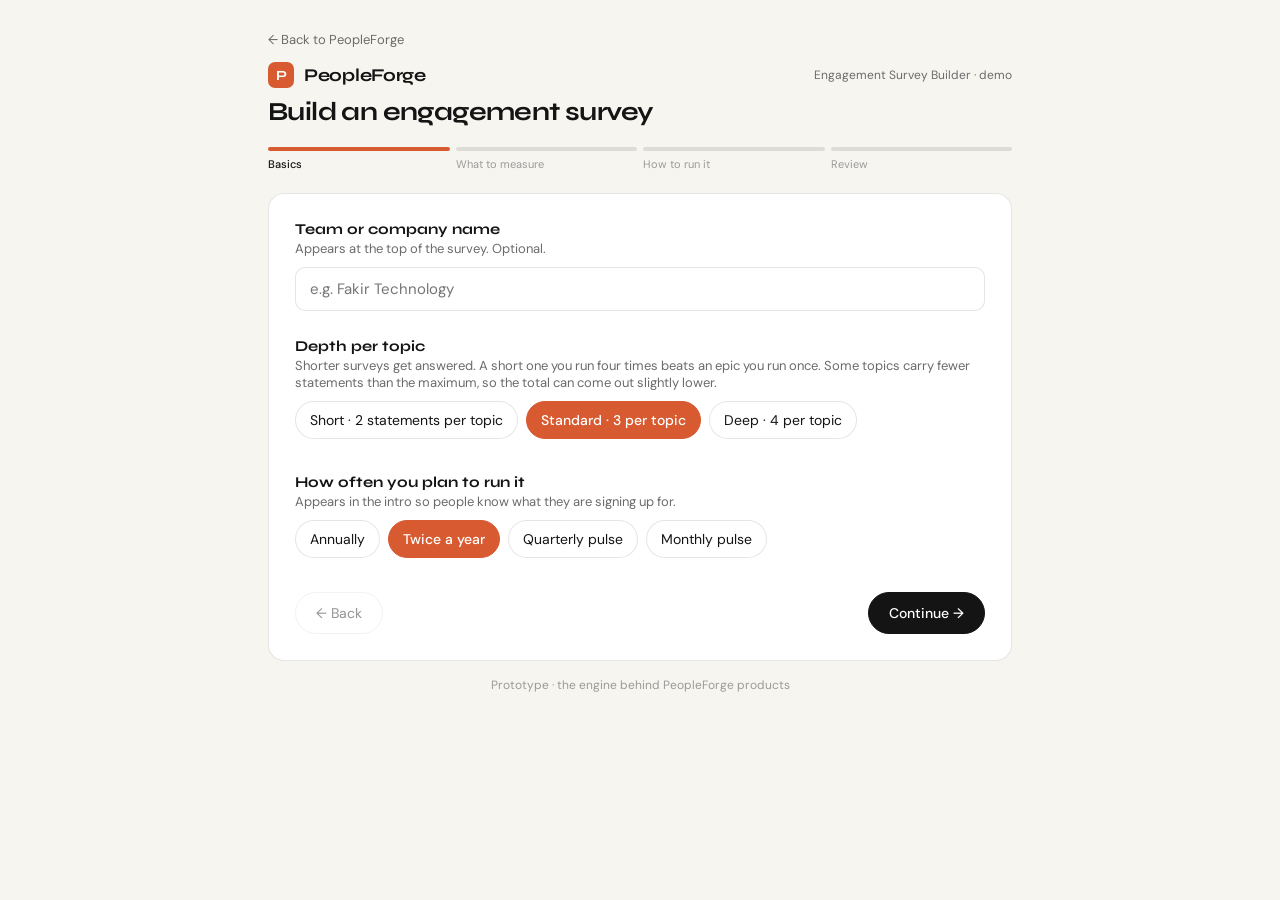
<file: products/engagement-survey.html>
<!DOCTYPE html>
<html lang="en">
<head>
<meta charset="UTF-8">
<meta name="viewport" content="width=device-width, initial-scale=1.0">
<title>Employee Engagement Survey Builder — Free | PeopleForge</title>
<meta name="description" content="Build an engagement survey plus the playbook: how to run it without breaking anonymity, what to do with the results, and what a low score on each topic usually means. Free, no account.">
<link rel="canonical" href="https://peopleforge-ten.vercel.app/products/engagement-survey">
<meta property="og:type" content="website">
<meta property="og:title" content="Engagement Survey builder — PeopleForge">
<meta property="og:description" content="Build an engagement survey plus the playbook: how to run it without breaking anonymity, what to do with the results, and what a low score on each topic usually means. Free, no account.">
<meta property="og:url" content="https://peopleforge-ten.vercel.app/products/engagement-survey">
<meta name="twitter:card" content="summary">
<link rel="stylesheet" href="/assets/css/brand.css">
<style>
:root{
  --muted:var(--text-muted); --light:var(--text-light);
  --display:var(--font-display); --body:var(--font-body);
}
*{box-sizing:border-box}
html,body{margin:0;padding:0;background:var(--linen);color:var(--anvil);font-family:var(--body)}
.wrap{max-width:780px;margin:0 auto;padding:28px 18px 60px}
.backlink{display:inline-flex;align-items:center;gap:5px;font-size:13px;color:var(--muted);text-decoration:none;margin-bottom:14px}
.backlink:hover{color:var(--coral)}
.brandbar{display:flex;align-items:center;gap:10px;margin-bottom:6px}
.mark{width:26px;height:26px;border-radius:7px;background:var(--coral);display:flex;align-items:center;justify-content:center;color:#fff;font-family:var(--display);font-weight:700;font-size:14px}
.brand{font-family:var(--display);font-weight:700;font-size:18px;letter-spacing:-.3px}
.tag{margin-left:auto;font-size:12px;color:var(--muted)}
h1{font-family:var(--display);font-weight:700;font-size:26px;letter-spacing:-.6px;margin:8px 0 20px}
.prog{display:flex;gap:6px;margin-bottom:22px}
.prog div{flex:1}
.bar{height:4px;border-radius:4px;background:var(--border)}
.bar.on{background:var(--coral)}
.plab{font-size:11px;margin-top:6px;color:var(--light)}
.plab.on{color:var(--anvil);font-weight:500}
.card{background:var(--white);border:1px solid var(--border);border-radius:16px;padding:26px}
@keyframes stepIn{from{opacity:0;transform:translateY(10px)}to{opacity:1;transform:translateY(0)}}
.card.step-anim{animation:stepIn .3s ease}
.sec{margin-bottom:26px}
.lab{font-family:var(--display);font-weight:700;font-size:15px}
.hint{font-size:13px;color:var(--muted);margin-top:2px;margin-bottom:10px}
.chip{font-family:var(--body);font-size:14px;padding:9px 14px;border-radius:100px;border:1.5px solid var(--border);
  background:#fff;color:var(--anvil);cursor:pointer;margin:0 8px 8px 0;transition:all .15s}
.chip:hover{border-color:var(--coral)}
.chip.on{background:var(--coral);border-color:var(--coral);color:#fff;font-weight:500}
input[type=text]{font-family:var(--body);font-size:15px;width:100%;padding:11px 14px;border-radius:10px;border:1.5px solid var(--border);outline:none}
input[type=text]:focus{border-color:var(--coral)}
.scard{display:block;width:100%;text-align:left;cursor:pointer;padding:14px 16px;border-radius:12px;border:1.5px solid var(--border);background:#fff;margin-bottom:10px;transition:border-color .15s,background .15s}
.scard.on{border-color:var(--coral);background:var(--coral-light)}
.scard b{font-family:var(--display);font-size:15px;display:block}
.scard span{font-size:13px;color:var(--muted)}
.grid{display:grid;grid-template-columns:1fr 1fr;gap:12px 24px;margin-top:14px}
.k{font-size:11px;color:var(--light);text-transform:uppercase;letter-spacing:.4px}
.v{font-size:14px;margin-top:2px}
.nav{display:flex;justify-content:space-between;margin-top:8px;gap:10px}
.disclose{font-size:12.5px;color:var(--light);line-height:1.55;margin:16px 0 2px}
.btn{font-family:var(--body);font-size:14px;padding:11px 20px;border-radius:100px;border:1.5px solid var(--border);
  background:#fff;color:var(--anvil);cursor:pointer;display:inline-flex;align-items:center;gap:7px;transition:border-color .15s,background .15s}
.btn:hover{border-color:var(--anvil)}
.btn.dark{background:var(--anvil);color:#fff;border-color:var(--anvil);font-weight:500}
.btn.coral{background:var(--coral);color:#fff;border-color:var(--coral);font-weight:500}
.btn:disabled{opacity:.45;cursor:default}
.note{font-size:13px;background:var(--coral-light);color:var(--coral-dark);padding:10px 14px;border-radius:10px;margin-bottom:18px;line-height:1.5}
.fhead{border-bottom:2px solid var(--anvil);padding-bottom:14px;margin-bottom:18px}
.eyebrow{font-size:12px;color:var(--coral);font-weight:500;letter-spacing:.5px;text-transform:uppercase}
.ftitle{font-family:var(--display);font-weight:700;font-size:22px;margin-top:4px}
.fmeta{font-size:13px;color:var(--muted);margin-top:3px}
.intro{font-size:14.5px;line-height:1.6;margin:0 0 20px}
.h2{font-family:var(--display);font-weight:700;font-size:17px;margin:30px 0 10px;padding-top:16px;border-top:2px solid var(--anvil)}
.h2:first-of-type{border-top:none;padding-top:0}
.runbox{background:var(--teal-light);border-radius:12px;padding:16px 18px;font-size:13.5px;line-height:1.7;margin-bottom:18px}
.runbox b.t{font-family:var(--display);font-size:13px;display:block;margin-bottom:6px}
.runbox ul{margin:6px 0 0;padding-left:18px}
.runbox li{margin-bottom:5px}
.topic{margin-bottom:20px}
.tname{font-family:var(--display);font-weight:700;font-size:16px}
.tnum{color:var(--coral)}
.tdef{font-size:12.5px;color:var(--muted);font-style:italic;margin-top:1px}
.item{padding:11px 0;border-top:1px solid var(--border)}
.itxt{font-size:14.5px}
.scale{display:flex;gap:6px;margin-top:8px;flex-wrap:wrap}
.pill{font-size:12px;color:var(--muted);border:1px solid var(--border);border-radius:8px;padding:5px 9px}
.pill.num{min-width:26px;text-align:center;padding:4px 7px;border-radius:6px}
.oq{margin-bottom:12px}
.oline{height:46px;border:1px dashed var(--border);border-radius:8px;margin-top:6px}
.diag{background:var(--linen);border-radius:10px;padding:12px 14px;margin-bottom:10px;font-size:13.5px;line-height:1.65}
.diag b{font-family:var(--display);font-size:13.5px;display:block;margin-bottom:3px}
.rubric{background:var(--linen);border-radius:12px;padding:16px 18px;font-size:13.5px;line-height:1.7}
.rubric b.t{font-family:var(--display);font-size:14px;display:block;margin-bottom:8px}
.rubric ul{margin:6px 0 0;padding-left:18px}
.rubric li{margin-bottom:5px}
.acts{display:flex;gap:10px;flex-wrap:wrap;margin-top:24px;padding-top:20px;border-top:1px solid var(--border)}
.studio{margin-top:22px;padding:18px 20px;border:1.5px solid var(--coral);border-radius:14px;background:var(--coral-light)}
.studio b{font-family:var(--display);font-size:15px;display:block;margin-bottom:5px;color:var(--coral-dark)}
.studio p{margin:0 0 13px;font-size:13.5px;line-height:1.6;color:var(--anvil)}
.studio a{display:inline-flex;align-items:center;gap:6px;font-size:14px;font-weight:500;color:#fff;background:var(--coral);padding:10px 18px;border-radius:100px;text-decoration:none}
.studio a:hover{opacity:.92}
.foot{text-align:center;font-size:12px;color:var(--light);margin-top:16px}
@media(max-width:560px){.grid{grid-template-columns:1fr}}
</style>
</head>
<body>
<div class="wrap">
  <a class="backlink" href="/">&larr; Back to PeopleForge</a>
  <div class="brandbar">
    <div class="mark">P</div>
    <div class="brand">PeopleForge</div>
    <div class="tag">Engagement Survey Builder &middot; demo</div>
  </div>
  <h1>Build an engagement survey</h1>
  <div id="app"></div>
  <div class="foot">Prototype &middot; the engine behind PeopleForge products</div>
</div>

<script>
/* ============================================================
   CONTENT LIBRARY
   Deterministic, built in so the demo runs with no network at all.
   Each topic carries survey items plus a diagnostic note for what a
   low score on that topic usually means - the difference between a
   survey and a survey you can act on.
   ============================================================ */
var TOPICS = {
  "Role clarity":{def:"Whether people know what is expected of them.",
    items:["I know what is expected of me at work.",
      "I understand how my work contributes to the team's goals.",
      "I know what good performance looks like in my role.",
      "Priorities are clear enough that I can decide what to work on next."],
    low:"Almost always a management communication problem rather than an individual one. Check whether goals were set once at the start of the year and never revisited, and whether people can name their team's current priority without looking it up."},

  "Manager support":{def:"The quality of the relationship with the direct manager.",
    items:["My manager gives me the support I need to do my job.",
      "My manager gives me feedback I can act on.",
      "I can raise a problem with my manager without it counting against me.",
      "My manager notices when I do good work."],
    low:"Read this one by team, never company-wide. Scores vary enormously between managers, and a mediocre average usually hides a small number of teams having a bad time. Rolling out manager training across the company when two managers need a direct conversation is the classic wrong response."},

  "Growth & development":{def:"Opportunity to learn and progress.",
    items:["I have opportunities to learn and grow here.",
      "I can see a path forward for myself at this company.",
      "I have had a useful conversation about my development in the last six months.",
      "I am given work that stretches me."],
    low:"The usual cause is not a missing training budget but missing criteria. If people cannot describe what the next level actually requires, no amount of learning spend fixes it. A career ladder addresses this far more directly than a course catalogue."},

  "Recognition":{def:"Whether good work gets noticed.",
    items:["Good work is recognised here.",
      "Recognition goes to the people who actually did the work.",
      "I feel my contribution is valued."],
    low:"Check whether recognition concentrates in the visible roles. Quiet, essential work going unnoticed is the common pattern, and it tends to cost you exactly the people you would least like to lose."},

  "Workload & wellbeing":{def:"Whether the pace is sustainable.",
    items:["My workload is manageable.",
      "I can switch off from work when I am not working.",
      "I am not regularly working late or at weekends to keep up.",
      "I feel able to take time off when I need it."],
    low:"Treat this as an operational problem, not a resilience problem. Wellbeing perks layered on top of an unmanageable workload read as insulting and usually make the next survey worse. Look at headcount, scope, and how often deadlines move."},

  "Team & belonging":{def:"Whether people feel part of something.",
    items:["I feel part of my team.",
      "People here treat each other with respect.",
      "I can be myself at work."],
    low:"Break this down by group before you act on it. A healthy overall average can conceal one group having a substantially worse experience, and the average is precisely what stops you seeing it."},

  "Communication & transparency":{def:"How well information moves around.",
    items:["I get the information I need to do my job well.",
      "Leadership is open about how the company is really doing.",
      "Changes that affect me are explained before they happen.",
      "I understand the reasoning behind decisions that affect my work."],
    low:"Usually about timing rather than volume. People rarely want more communication; they want to hear things before they are affected by them. Adding another all-hands is not the fix."},

  "Psychological safety":{def:"Whether it is safe to speak up.",
    items:["I can raise concerns without fear of negative consequences.",
      "Mistakes are treated as something to learn from here.",
      "People in my team can disagree openly.",
      "I can admit when I do not know something."],
    low:"Treat this as a root cause rather than a symptom, because it drives scores across most other topics. Worth knowing: when this scores low, every other answer in the survey becomes less reliable, because the same fear that suppresses concerns suppresses honest survey responses."},

  "Purpose & direction":{def:"Connection to where the company is going.",
    items:["I believe in what this company is trying to do.",
      "I understand the company's direction.",
      "I have confidence in the decisions leadership makes."],
    low:"Separate people who do not know the strategy from people who know it and disagree with it. The two look identical in the numbers and need opposite responses — more communication, or an actual change."},

  "Tools & environment":{def:"Whether the basics work.",
    items:["I have the tools and equipment I need to do my job well.",
      "Our processes help me get work done rather than getting in the way.",
      "My working environment suits the kind of work I do."],
    low:"The cheapest item on this list to fix and often the fastest visible win. Fixing something concrete here buys you credibility for the slower, harder items."},

  "Fair treatment":{def:"Whether people are treated even-handedly.",
    items:["People are treated fairly here regardless of who they are.",
      "Decisions about promotion are made fairly.",
      "I understand how pay decisions are made here."],
    low:"Note the third item asks about clarity of process, not about pay levels — people tolerate a great deal when they understand the rules. This survey cannot tell you whether your pay is actually competitive; that needs real benchmark data, which is a separate exercise."},

  "Intent to stay":{def:"Whether people plan to still be here.",
    items:["I see myself still working here in a year.",
      "I would recommend this as a place to work."],
    low:"Cross-reference against your actual attrition rather than treating it as a prediction. It is most useful as an early signal broken down by team, not as a single company-level number."}
};

var DEFAULT_TOPICS = ["Role clarity","Manager support","Growth & development","Recognition",
                      "Workload & wellbeing","Communication & transparency","Psychological safety","Intent to stay"];

var OPEN_Q = [
  "What is the single most important thing we could change to make this a better place to work?",
  "What should we keep doing?",
  "What is getting in the way of you doing your best work?",
  "Is there anything you would like to raise that this survey did not ask about?"
];

var SCALES = {
  agree5:{label:"Agreement · 1-5",
    points:[["1","Strongly disagree"],["2","Disagree"],["3","Neither"],["4","Agree"],["5","Strongly agree"]],
    note:"The familiar option. The midpoint is a genuine answer for people who have no view, but expect a chunk of respondents to park there rather than commit."},
  agree4:{label:"Agreement · 1-4",
    points:[["1","Strongly disagree"],["2","Disagree"],["3","Agree"],["4","Strongly agree"]],
    note:"No midpoint, so everyone has to lean one way. Sharper signal, at the cost of mildly annoying people who genuinely sit in the middle."}
};

var TOPIC_NAMES=Object.keys(TOPICS);
var LENGTHS=[{v:"Short",per:2,l:"Short · 2 statements per topic"},{v:"Standard",per:3,l:"Standard · 3 per topic"},{v:"Deep",per:4,l:"Deep · 4 per topic"}];
var ANON=[{v:"anon",l:"Anonymous"},{v:"conf",l:"Confidential"},{v:"named",l:"Named"}];
var ANON_TEXT={
  anon:"No identifying data is collected at all. Highest honesty, but you cannot follow up individually and you can only break results down by whatever demographic questions you ask up front.",
  conf:"Responses are identifiable to whoever runs the survey but are never shown to managers. A reasonable middle ground, and only credible if people believe you.",
  named:"Responses are attributed. Expect noticeably more positive scores, and treat the results as a conversation starter rather than a measurement."
};
var CADENCE=["Annually","Twice a year","Quarterly pulse","Monthly pulse"];
var STEPS=["Basics","What to measure","How to run it","Review"];

/* ============================ STATE ============================ */
var S={step:0,survey:null,copied:false,cfg:{
  company:"",autoTopics:true,topics:DEFAULT_TOPICS.slice(),
  length:"Standard",scale:"agree5",enps:true,
  anon:"anon",cadence:"Twice a year",openN:3
}};

function esc(s){return String(s==null?"":s).replace(/[&<>"']/g,function(c){
  return {"&":"&amp;","<":"&lt;",">":"&gt;",'"':"&quot;","'":"&#39;"}[c];});}

/* ==================== GENERATION (deterministic) ==================== */
function buildSurvey(cfg){
  var names=(cfg.autoTopics||!cfg.topics.length)?DEFAULT_TOPICS.slice():cfg.topics.slice();
  var per=(LENGTHS.filter(function(l){return l.v===cfg.length;})[0]||LENGTHS[1]).per;

  var topics=names.map(function(n){
    var t=TOPICS[n];
    return {name:n, definition:t.def, items:t.items.slice(0,per), low:t.low};
  });

  var itemCount=topics.reduce(function(a,t){return a+t.items.length;},0);

  return {
    topics:topics,
    itemCount:itemCount,
    openQuestions:OPEN_Q.slice(0,cfg.openN),
    minutes:Math.max(3,Math.round((itemCount*0.25)+(cfg.openN*1.5)))
  };
}

/* ============================ RENDER ============================ */
var app=document.getElementById("app");

function chips(list,key,multi){
  return list.map(function(o){
    var val=typeof o==="object"?o.v:o, lab=typeof o==="object"?o.l:o;
    var on=multi?S.cfg[key].indexOf(val)>-1:S.cfg[key]===val;
    return '<button class="chip'+(on?" on":"")+'" data-act="'+(multi?"tog":"set")+'" data-k="'+key+'" data-v="'+esc(val)+'">'+
      (multi&&on?"&#10003; ":"")+esc(lab)+'</button>';
  }).join("");
}

function render(){
  var c=S.cfg,h="";

  if(S.step<4){
    h+='<div class="prog">'+STEPS.map(function(s,i){
      return '<div><div class="bar'+(i<=S.step?" on":"")+'"></div><div class="plab'+(i===S.step?" on":"")+'">'+s+'</div></div>';
    }).join("")+'</div>';
  }

  h+='<div class="card">';

  if(S.step===0){
    h+='<div class="sec"><div class="lab">Team or company name</div><div class="hint">Appears at the top of the survey. Optional.</div>'+
       '<input type="text" id="company" value="'+esc(c.company)+'" placeholder="e.g. Fakir Technology"></div>';
    h+='<div class="sec"><div class="lab">Depth per topic</div><div class="hint">Shorter surveys get answered. A short one you run four times beats an epic you run once. Some topics carry fewer statements than the maximum, so the total can come out slightly lower.</div>'+
       chips(LENGTHS.map(function(l){return {v:l.v,l:l.l};}),"length")+'</div>';
    h+='<div class="sec"><div class="lab">How often you plan to run it</div><div class="hint">Appears in the intro so people know what they are signing up for.</div>'+chips(CADENCE,"cadence")+'</div>';
  }

  if(S.step===1){
    h+='<div class="sec"><div class="lab">Topics</div><div class="hint">Use a standard set, or pick your own. Each topic you add makes the survey longer and the response rate lower.</div>'+
       '<button class="chip'+(c.autoTopics?" on":"")+'" data-act="set" data-k="autoTopics" data-v="1">Standard set</button>'+
       '<button class="chip'+(!c.autoTopics?" on":"")+'" data-act="set" data-k="autoTopics" data-v="">I will choose</button>';
    if(!c.autoTopics){ h+='<div style="margin-top:14px">'+chips(TOPIC_NAMES,"topics",true)+'</div>'; }
    h+='</div>';
    h+='<div class="sec"><div class="lab">Open comment questions</div><div class="hint">Where the actual explanation lives. The scores tell you where to look; these tell you why.</div>'+
       chips([{v:"1",l:"1"},{v:"2",l:"2"},{v:"3",l:"3"},{v:"4",l:"4"}],"openN")+'</div>';
    h+='<div class="sec"><div class="lab">Include an eNPS question</div><div class="hint">The 0-10 "would you recommend working here" question. Useful for trend over time, near useless as a one-off number.</div>'+
       '<button class="chip'+(c.enps?" on":"")+'" data-act="set" data-k="enps" data-v="1">Yes</button>'+
       '<button class="chip'+(!c.enps?" on":"")+'" data-act="set" data-k="enps" data-v="">No</button></div>';
  }

  if(S.step===2){
    h+='<div class="sec"><div class="lab">Response scale</div><div class="hint">Explained inside the finished survey.</div>';
    Object.keys(SCALES).forEach(function(k){
      h+='<button class="scard'+(c.scale===k?" on":"")+'" data-act="set" data-k="scale" data-v="'+k+'">'+
         '<b>'+esc(SCALES[k].label)+'</b><span>'+esc(SCALES[k].note)+'</span></button>';
    });
    h+='</div>';
    h+='<div class="sec"><div class="lab">Anonymity</div><div class="hint">The single biggest driver of whether the answers are true.</div>';
    ANON.forEach(function(a){
      h+='<button class="scard'+(c.anon===a.v?" on":"")+'" data-act="set" data-k="anon" data-v="'+a.v+'">'+
         '<b>'+esc(a.l)+'</b><span>'+esc(ANON_TEXT[a.v])+'</span></button>';
    });
    h+='</div>';
  }

  if(S.step===3){
    var preview=buildSurvey(c);
    var kv=[["Company",c.company||"-"],["Depth",c.length+" ("+preview.itemCount+" rated items, about "+preview.minutes+" min)"],
      ["Topics",(c.autoTopics||!c.topics.length)?"Standard set ("+DEFAULT_TOPICS.length+")":c.topics.length+" chosen"],
      ["Scale",SCALES[c.scale].label],["Anonymity",ANON.filter(function(a){return a.v===c.anon;})[0].l],
      ["Cadence",c.cadence],["Open questions",String(c.openN)],["eNPS",c.enps?"Included":"Not included"]];
    h+='<div class="lab">Review your setup</div><div class="hint">Step back to change anything.</div><div class="grid">'+
       kv.map(function(p){return '<div><div class="k">'+p[0]+'</div><div class="v">'+esc(p[1])+'</div></div>';}).join("")+'</div>';
  }

  if(S.step===4&&S.survey){ h+=resultHTML(c,S.survey); }

  if(S.step<4){
    if(S.step===3){ h+='<div class="disclose">When you generate, a copy of the document and the choices you made are sent to the PeopleForge team so we can see which tools people actually use. Please do not enter anything confidential.</div>'; }
    h+='<div class="nav"><button class="btn" data-act="back"'+(S.step===0?" disabled":"")+'>&larr; Back</button>';
    h+= S.step<3
      ? '<button class="btn dark" data-act="next">Continue &rarr;</button>'
      : '<button class="btn coral" data-act="gen">Generate survey</button>';
    h+='</div>';
  }

  h+='</div>';
  app.innerHTML=h;
}

function resultHTML(c,f){
  var h="", sc=SCALES[c.scale];
  h+='<div class="note">Built from your choices using the PeopleForge content library. '+
     'Copy it below, put the questions into whatever survey tool you already use, and keep the playbook at the end.</div>';

  h+='<div class="fhead"><div class="eyebrow">Engagement Survey</div>'+
     '<div class="ftitle">'+esc(c.company||"Employee engagement survey")+'</div>'+
     '<div class="fmeta">'+f.itemCount+' rated items &middot; '+f.openQuestions.length+' open questions &middot; about '+f.minutes+' minutes to complete</div></div>';

  h+='<div class="h2">Before you send it</div>';
  h+='<div class="runbox"><b class="t">Getting honest answers</b><ul>'+
     '<li><b>'+esc(ANON.filter(function(a){return a.v===c.anon;})[0].l)+'.</b> '+esc(ANON_TEXT[c.anon])+'</li>'+
     (c.anon==="anon"||c.anon==="conf"
       ? '<li>Never report results for a group smaller than five people. With three responses everyone can work out who said what, and one broken anonymity promise ends your ability to run these surveys for years.</li>'
       : '<li>Because responses are attributed, read the scores as a floor rather than a measurement — people round up when their name is attached.</li>')+
     '<li>Say before you launch what you will do with the results and when you will share them. Then do that. A survey you run and never report back on is worse than no survey, because it teaches people that answering honestly changes nothing.</li>'+
     '<li>Give people a two-week window and one reminder. Chasing beyond that produces compliance, not candour.</li>'+
     '<li>Run it '+esc(c.cadence.toLowerCase())+', at roughly the same point each time. Comparing to your own previous score is far more useful than comparing to an industry benchmark.</li>'+
     '</ul></div>';

  h+='<div class="h2">The survey</div>';
  h+='<p class="intro">This survey asks how things actually are here, not how they are supposed to be. '+
     'It takes about '+f.minutes+' minutes. '+esc(c.anon==="anon"?"It is completely anonymous — no identifying information is collected.":c.anon==="conf"?"Responses are confidential and are never shown to your manager.":"Responses are attributed.")+' '+
     'Please answer for how things have been over the last few months rather than this week specifically.</p>';

  h+='<div class="runbox" style="background:var(--linen)"><b class="t">How to answer</b>'+
     'Rate how strongly you agree with each statement:<div style="margin-top:6px">'+
     sc.points.map(function(p){return '<span style="margin-right:14px;display:inline-block"><b>'+p[0]+'</b> '+p[1]+'</span>';}).join("")+
     '</div></div>';

  f.topics.forEach(function(t,i){
    h+='<div class="topic"><div class="tname"><span class="tnum">'+("0"+(i+1)).slice(-2)+'</span>&nbsp; '+esc(t.name)+'</div>'+
       '<div class="tdef">'+esc(t.definition)+'</div>';
    t.items.forEach(function(it){
      h+='<div class="item"><div class="itxt">'+esc(it)+'</div><div class="scale">'+
         sc.points.map(function(p){return '<span class="pill">'+p[0]+' · '+p[1]+'</span>';}).join("")+'</div></div>';
    });
    h+='</div>';
  });

  if(c.enps){
    h+='<div class="topic"><div class="tname"><span class="tnum">'+("0"+(f.topics.length+1)).slice(-2)+'</span>&nbsp; Recommending us</div>'+
       '<div class="tdef">The standard eNPS question. Track the trend, not the absolute number.</div>'+
       '<div class="item"><div class="itxt">How likely are you to recommend this company as a place to work?</div>'+
       '<div class="scale">';
    for(var n=0;n<=10;n++){ h+='<span class="pill num">'+n+'</span>'; }
    h+='</div></div></div>';
  }

  h+='<div class="topic"><div class="tname"><span class="tnum">'+("0"+(f.topics.length+(c.enps?2:1))).slice(-2)+'</span>&nbsp; In your own words</div>';
  f.openQuestions.forEach(function(q){
    h+='<div class="oq" style="margin-top:12px"><div class="itxt">'+esc(q)+'</div><div class="oline"></div></div>';
  });
  h+='</div>';

  h+='<div class="h2">After the results</div>';
  h+='<div class="rubric"><b class="t">What to do with what comes back</b><ul>'+
     '<li>Share the results within two weeks, including the bad ones. Selectively reporting the good scores is obvious to everyone who filled it in.</li>'+
     '<li>Pick at most three things to act on. A plan addressing eleven topics addresses none of them.</li>'+
     '<li>Give each of the three a named owner and a date. "We will look at workload" is not an action.</li>'+
     '<li>Say out loud what you are <i>not</i> going to change and why. People accept a no with a reason far better than silence.</li>'+
     '<li>Read the free-text answers yourself before looking at any averages. The averages tell you where to look; the comments tell you what is actually happening.</li>'+
     '<li>Split every score by team before drawing conclusions. Company-wide averages hide the exact problems you are trying to find.</li>'+
     '</ul></div>';

  h+='<div class="h2">If a topic scores low</div>';
  f.topics.forEach(function(t){
    h+='<div class="diag"><b>'+esc(t.name)+'</b>'+esc(t.low)+'</div>';
  });

  h+='<div class="acts"><button class="btn dark" data-act="copy">'+(S.copied?"Copied":"Copy survey (Markdown)")+'</button>'+
     '<button class="btn" data-act="restart">Start over</button></div>';

  h+='<div class="studio"><b>The survey is the easy half.</b>'+
     '<p>What usually breaks is everything after: getting results by team without breaking anonymity, and tracking the three things you promised to act on until they are genuinely done. Studio builds that loop.</p>'+
     '<a href="/products/studio">See what Studio builds &rarr;</a></div>';
  return h;
}

/* ============================ MARKDOWN ============================ */
function toMarkdown(c,f){
  var sc=SCALES[c.scale];
  var m="# Engagement Survey"+(c.company?" - "+c.company:"")+"\n";
  m+="_"+f.itemCount+" rated items | "+f.openQuestions.length+" open questions | about "+f.minutes+" minutes_\n\n";

  m+="## Before you send it\n";
  m+="- **"+ANON.filter(function(a){return a.v===c.anon;})[0].l+".** "+ANON_TEXT[c.anon]+"\n";
  m+= (c.anon==="named")
    ? "- Because responses are attributed, read the scores as a floor rather than a measurement.\n"
    : "- Never report results for a group smaller than five people. One broken anonymity promise ends your ability to run these surveys for years.\n";
  m+="- Say before you launch what you will do with the results and when you will share them, then do that.\n";
  m+="- Give people a two-week window and one reminder.\n";
  m+="- Run it "+c.cadence.toLowerCase()+", at roughly the same point each time.\n\n";

  m+="## The survey\n\n";
  m+="This survey asks how things actually are here, not how they are supposed to be. It takes about "+f.minutes+" minutes. ";
  m+=(c.anon==="anon"?"It is completely anonymous.":c.anon==="conf"?"Responses are confidential and never shown to your manager.":"Responses are attributed.")+"\n\n";
  m+="Scale: "+sc.points.map(function(p){return p[0]+" "+p[1];}).join(" | ")+"\n\n";

  f.topics.forEach(function(t,i){
    m+="### "+("0"+(i+1)).slice(-2)+". "+t.name+"\n_"+t.definition+"_\n\n";
    t.items.forEach(function(it){ m+="- "+it+"\n"; });
    m+="\n";
  });

  if(c.enps){
    m+="### Recommending us\n- How likely are you to recommend this company as a place to work? (0-10)\n\n";
  }

  m+="### In your own words\n";
  f.openQuestions.forEach(function(q){ m+="- "+q+"\n\n"; });
  m+="\n";

  m+="## After the results\n";
  m+="- Share the results within two weeks, including the bad ones.\n";
  m+="- Pick at most three things to act on.\n";
  m+="- Give each one a named owner and a date.\n";
  m+="- Say what you are not going to change, and why.\n";
  m+="- Read the free-text answers before looking at any averages.\n";
  m+="- Split every score by team before drawing conclusions.\n\n";

  m+="## If a topic scores low\n";
  f.topics.forEach(function(t){ m+="**"+t.name+"** — "+t.low+"\n\n"; });
  return m;
}

/* ============================ NOTIFY (best-effort, never blocks) ============================ */
function notifyBackground(cfg,survey){
  try{
    var payload={
      config:{company:cfg.company,length:cfg.length,topics:cfg.autoTopics?"standard":cfg.topics.join(", "),
        scale:cfg.scale,anon:cfg.anon,cadence:cfg.cadence,enps:cfg.enps,openN:cfg.openN},
      document:toMarkdown(cfg,survey)
    };
    fetch("/api/notify",{method:"POST",headers:{"Content-Type":"application/json"},body:JSON.stringify(payload)})
      .catch(function(){});
  }catch(e){}
}

/* ============================ STEP TRANSITION ============================ */
function renderStep(){
  render();
  var card=app.querySelector(".card");
  if(card) card.classList.add("step-anim");
}

/* ============================ EVENTS ============================ */
app.addEventListener("input",function(e){
  if(e.target.id==="company") S.cfg.company=e.target.value;
});

app.addEventListener("click",function(e){
  var b=e.target.closest("[data-act]"); if(!b) return;
  var act=b.getAttribute("data-act"),k=b.getAttribute("data-k"),v=b.getAttribute("data-v");

  if(act==="set"){
    if(k==="autoTopics"||k==="enps") S.cfg[k]=!!v;
    else if(k==="openN") S.cfg[k]=parseInt(v,10);
    else S.cfg[k]=v;
    render();
  }
  else if(act==="tog"){
    var a=S.cfg[k],i=a.indexOf(v);
    if(i>-1) a.splice(i,1); else a.push(v);
    render();
  }
  else if(act==="next"){ S.step++; renderStep(); window.scrollTo({top:0,behavior:"smooth"}); }
  else if(act==="back"){ S.step--; renderStep(); window.scrollTo({top:0,behavior:"smooth"}); }
  else if(act==="gen"){ S.survey=buildSurvey(S.cfg); S.step=4; renderStep(); window.scrollTo({top:0,behavior:"smooth"}); notifyBackground(S.cfg,S.survey); }
  else if(act==="restart"){ S.step=0; S.survey=null; S.copied=false; renderStep(); window.scrollTo({top:0,behavior:"smooth"}); }
  else if(act==="copy"){
    var txt=toMarkdown(S.cfg,S.survey);
    var done=function(){ S.copied=true; render(); setTimeout(function(){S.copied=false;render();},1800); };
    if(navigator.clipboard&&navigator.clipboard.writeText){
      navigator.clipboard.writeText(txt).then(done,function(){fallbackCopy(txt);done();});
    } else { fallbackCopy(txt); done(); }
  }
});

function fallbackCopy(t){
  var ta=document.createElement("textarea");
  ta.value=t; ta.style.position="fixed"; ta.style.opacity="0";
  document.body.appendChild(ta); ta.select();
  try{document.execCommand("copy");}catch(err){}
  document.body.removeChild(ta);
}

render();
</script>
</body>
</html>
</file>
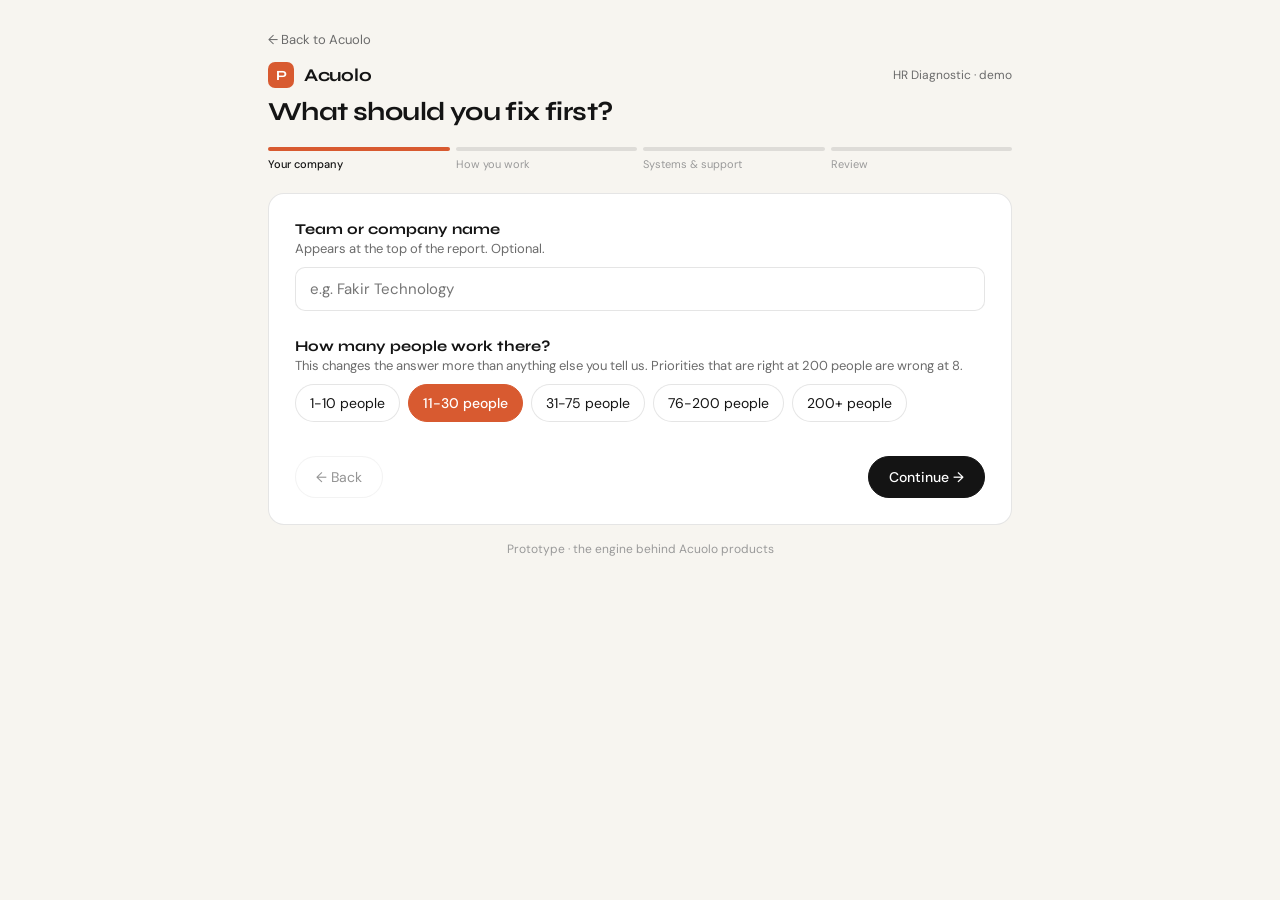
<file: products/hr-diagnostic.html>
<!DOCTYPE html>
<html lang="en">
<head>
<meta charset="UTF-8">
<meta name="viewport" content="width=device-width, initial-scale=1.0">
<title>HR Diagnostic — What to Fix First | Acuolo</title>
<meta name="description" content="Ten questions about how your company works today, and a prioritised answer to what to fix first. Weighted by company size, so you are not told to build things you do not need yet. Free, no account.">
<link rel="canonical" href="https://peopleforge-ten.vercel.app/products/hr-diagnostic">
<meta property="og:type" content="website">
<meta property="og:title" content="HR Diagnostic — What to Fix First | Acuolo">
<meta property="og:description" content="Ten questions about how your company works today, and a prioritised answer to what to fix first. Free, no account.">
<meta property="og:url" content="https://peopleforge-ten.vercel.app/products/hr-diagnostic">
<meta name="twitter:card" content="summary">
<link rel="stylesheet" href="/assets/css/brand.css">
<style>
:root{
  --muted:var(--text-muted); --light:var(--text-light);
  --display:var(--font-display); --body:var(--font-body);
}
*{box-sizing:border-box}
html,body{margin:0;padding:0;background:var(--linen);color:var(--anvil);font-family:var(--body)}
.wrap{max-width:780px;margin:0 auto;padding:28px 18px 60px}
.backlink{display:inline-flex;align-items:center;gap:5px;font-size:13px;color:var(--muted);text-decoration:none;margin-bottom:14px}
.backlink:hover{color:var(--coral)}
.brandbar{display:flex;align-items:center;gap:10px;margin-bottom:6px}
.mark{width:26px;height:26px;border-radius:7px;background:var(--coral);display:flex;align-items:center;justify-content:center;color:#fff;font-family:var(--display);font-weight:700;font-size:14px}
.brand{font-family:var(--display);font-weight:700;font-size:18px;letter-spacing:-.3px}
.tag{margin-left:auto;font-size:12px;color:var(--muted)}
h1{font-family:var(--display);font-weight:700;font-size:26px;letter-spacing:-.6px;margin:8px 0 20px}
.prog{display:flex;gap:6px;margin-bottom:22px}
.prog div{flex:1}
.bar{height:4px;border-radius:4px;background:var(--border)}
.bar.on{background:var(--coral)}
.plab{font-size:11px;margin-top:6px;color:var(--light)}
.plab.on{color:var(--anvil);font-weight:500}
.card{background:var(--white);border:1px solid var(--border);border-radius:16px;padding:26px}
@keyframes stepIn{from{opacity:0;transform:translateY(10px)}to{opacity:1;transform:translateY(0)}}
.card.step-anim{animation:stepIn .3s ease}
.sec{margin-bottom:26px}
.lab{font-family:var(--display);font-weight:700;font-size:15px}
.hint{font-size:13px;color:var(--muted);margin-top:2px;margin-bottom:10px}
.chip{font-family:var(--body);font-size:14px;padding:9px 14px;border-radius:100px;border:1.5px solid var(--border);
  background:#fff;color:var(--anvil);cursor:pointer;margin:0 8px 8px 0;transition:all .15s}
.chip:hover{border-color:var(--coral)}
.chip.on{background:var(--coral);border-color:var(--coral);color:#fff;font-weight:500}
input[type=text]{font-family:var(--body);font-size:15px;width:100%;padding:11px 14px;border-radius:10px;border:1.5px solid var(--border);outline:none}
input[type=text]:focus{border-color:var(--coral)}
.qblock{margin-bottom:24px}
.qtext{font-family:var(--display);font-weight:700;font-size:15px}
.qhint{font-size:12.5px;color:var(--muted);margin-top:1px;margin-bottom:9px}
.opt{display:block;width:100%;text-align:left;cursor:pointer;padding:10px 14px;border-radius:10px;
  border:1.5px solid var(--border);background:#fff;margin-bottom:7px;font-family:var(--body);
  font-size:14px;line-height:1.4;color:var(--anvil);transition:border-color .15s,background .15s}
.opt:hover{border-color:var(--coral)}
.opt.on{border-color:var(--coral);background:var(--coral-light);font-weight:500}
.grid{display:grid;grid-template-columns:1fr 1fr;gap:12px 24px;margin-top:14px}
.k{font-size:11px;color:var(--light);text-transform:uppercase;letter-spacing:.4px}
.v{font-size:14px;margin-top:2px}
.nav{display:flex;justify-content:space-between;margin-top:8px;gap:10px;align-items:center}
.navnote{font-size:12.5px;color:var(--light)}
.disclose{font-size:12.5px;color:var(--light);line-height:1.55;margin:16px 0 2px}
.btn{font-family:var(--body);font-size:14px;padding:11px 20px;border-radius:100px;border:1.5px solid var(--border);
  background:#fff;color:var(--anvil);cursor:pointer;display:inline-flex;align-items:center;gap:7px;transition:border-color .15s,background .15s}
.btn:hover{border-color:var(--anvil)}
.btn.dark{background:var(--anvil);color:#fff;border-color:var(--anvil);font-weight:500}
.btn.coral{background:var(--coral);color:#fff;border-color:var(--coral);font-weight:500}
.btn:disabled{opacity:.45;cursor:default}
.btn:disabled:hover{border-color:var(--border)}
.note{font-size:13px;background:var(--coral-light);color:var(--coral-dark);padding:10px 14px;border-radius:10px;margin-bottom:18px;line-height:1.5}
.fhead{border-bottom:2px solid var(--anvil);padding-bottom:14px;margin-bottom:18px}
.eyebrow{font-size:12px;color:var(--coral);font-weight:500;letter-spacing:.5px;text-transform:uppercase}
.ftitle{font-family:var(--display);font-weight:700;font-size:22px;margin-top:4px}
.fmeta{font-size:13px;color:var(--muted);margin-top:3px}
.intro{font-size:14.5px;line-height:1.6;margin:0 0 20px}
.h2{font-family:var(--display);font-weight:700;font-size:17px;margin:30px 0 6px;padding-top:16px;border-top:2px solid var(--anvil)}
.h2sub{font-size:13px;color:var(--muted);margin-bottom:14px;line-height:1.55}
.pri{border-left:3px solid var(--coral);padding:4px 0 4px 16px;margin-bottom:20px}
.pri.next{border-left-color:var(--teal)}
.pri.later{border-left-color:var(--border)}
.priname{font-family:var(--display);font-weight:700;font-size:16px}
.prinum{color:var(--coral)}
.pristate{font-size:13px;color:var(--muted);font-style:italic;margin-top:2px}
.pribody{font-size:14px;line-height:1.65;margin-top:8px}
.pribody b{font-family:var(--display);font-size:13px;display:block;margin-top:9px}
.pritool{display:inline-flex;align-items:center;gap:6px;margin-top:11px;font-size:13.5px;font-weight:500;
  color:#fff;background:var(--coral);padding:8px 15px;border-radius:100px;text-decoration:none}
.pritool:hover{opacity:.92}
.pritool.soon{background:none;color:var(--muted);border:1.5px dashed var(--border);font-weight:400}
.acts{display:flex;gap:10px;flex-wrap:wrap;margin-top:24px;padding-top:20px;border-top:1px solid var(--border)}
.studio{margin-top:22px;padding:18px 20px;border:1.5px solid var(--coral);border-radius:14px;background:var(--coral-light)}
.studio b{font-family:var(--display);font-size:15px;display:block;margin-bottom:5px;color:var(--coral-dark)}
.studio p{margin:0 0 13px;font-size:13.5px;line-height:1.6;color:var(--anvil)}
.studio a{display:inline-flex;align-items:center;gap:6px;font-size:14px;font-weight:500;color:#fff;background:var(--coral);padding:10px 18px;border-radius:100px;text-decoration:none}
.studio a:hover{opacity:.92}
.foot{text-align:center;font-size:12px;color:var(--light);margin-top:16px}
@media(max-width:560px){.grid{grid-template-columns:1fr}}
</style>
</head>
<body>
<div class="wrap">
  <a class="backlink" href="/">&larr; Back to Acuolo</a>
  <div class="brandbar">
    <div class="mark">P</div>
    <div class="brand">Acuolo</div>
    <div class="tag">HR Diagnostic &middot; demo</div>
  </div>
  <h1>What should you fix first?</h1>
  <div id="app"></div>
  <div class="foot">Prototype &middot; the engine behind Acuolo products</div>
</div>

<script>
/* ============================================================
   CONTENT LIBRARY
   Deterministic, built in so the demo runs with no network at all.

   Each area is scored 0-3 from a self-assessment, then weighted by
   company size. The weighting is the point: a six-person company
   being told to build career ladders is bad advice, however low it
   scores. A weight of 0 means the area genuinely does not matter yet
   at that size, and it is reported as "not yet" rather than as a gap.
   ============================================================ */
var SIZES = [
  {v:"1-10",   l:"1-10 people",    i:0},
  {v:"11-30",  l:"11-30 people",   i:1},
  {v:"31-75",  l:"31-75 people",   i:2},
  {v:"76-200", l:"76-200 people",  i:3},
  {v:"200+",   l:"200+ people",    i:4}
];

var AREAS = [
  {name:"Role clarity",
   q:"Do people know what is expected of them?",
   hint:"Not job titles — what good actually looks like in the role.",
   opts:["Nothing written down; people work it out",
         "Job descriptions exist but are out of date",
         "Expectations are clear, revisited occasionally",
         "Everyone knows what good looks like, and it is kept current"],
   cost:"This is the cheapest problem on the list to fix and the most expensive to leave. Almost every complaint about underperformance turns out, on inspection, to be someone being measured against a standard nobody told them about.",
   step:"Write down, for each role, the three things that role is actually accountable for. One page. Show it to the person doing the job and see whether they agree.",
   tool:{label:"Build a performance evaluation form",url:"/products/360-feedback"},
   notYet:"With a handful of people who all see each other work daily, expectations travel by conversation. Write them down when you can no longer keep everyone in one room.",
   w:[3,3,3,2,2]},

  {name:"Performance & feedback",
   q:"How does feedback reach people?",
   hint:"Including the uncomfortable kind.",
   opts:["Only when something goes wrong",
         "An annual review, mostly a formality",
         "Regular one-to-ones, quality varies by manager",
         "A consistent cycle people find genuinely useful"],
   cost:"Feedback that only arrives when something is wrong teaches people that hearing from you is bad news. The cost shows up as surprise resignations from people who thought they were doing fine.",
   step:"Start with the cycle, not the form. Decide how often feedback happens and who owns it, then build the document to serve that.",
   tool:{label:"Build a performance evaluation form",url:"/products/360-feedback"},
   notYet:"At this size feedback happens continuously and informally, which is better than a process. Formalise it when managers stop seeing everyone's work directly.",
   w:[1,2,3,3,3]},

  {name:"Levels & progression",
   q:"Can people see how to advance?",
   hint:"Both upward and sideways.",
   opts:["No levels; promotions happen case by case",
         "Titles exist but the criteria are unwritten",
         "Levels are defined, applied inconsistently",
         "Clear levels with criteria people can act on"],
   cost:"Without written criteria, promotion looks like favouritism even when it is not, and the people who leave over it rarely tell you that is why. It also puts pressure on management as the only visible route up.",
   step:"Define the levels you already have implicitly before inventing new ones. Then write what distinguishes each from the one below.",
   tool:{label:"See the Career Ladder playbook",url:"/shop#performance"},
   notYet:"Career ladders at this size solve a problem you do not have yet, and they harden decisions you should keep flexible. Revisit once you are past roughly thirty people.",
   w:[0,1,3,3,3]},

  {name:"Hiring process",
   q:"How consistent is your interviewing?",
   hint:"Across different interviewers and different candidates.",
   opts:["Unstructured conversations, gut feel decides",
         "Some agreed questions, no scoring",
         "Structured questions and scorecards for most roles",
         "Same process, same scale, written scores before debriefs"],
   cost:"Unstructured interviews predict performance poorly and reliably favour candidates who resemble the interviewer. Every bad hire also costs you the salary, the notice period, and the team's patience.",
   step:"Pick the competencies that actually matter for the role and agree who assesses which. Scores in writing before anyone talks.",
   tool:{label:"Build a hiring kit",url:"/products/recruiting"},
   notYet:"You are not hiring at a volume where process pays for itself yet. Get it in place before you make several hires at once.",
   w:[2,3,3,3,2]},

  {name:"Listening to your people",
   q:"How do you find out what is actually going on?",
   hint:"Beyond what people volunteer.",
   opts:["We do not ask systematically",
         "Occasional informal check-ins",
         "A survey, but results rarely lead to action",
         "Regular listening with visible follow-through"],
   cost:"The failure mode is not the absence of a survey. It is running one and doing nothing, which teaches people that answering honestly changes nothing and makes the next one useless.",
   step:"Only run a survey if you are willing to publish the results and act on three things. If you are not, do skip-level conversations instead.",
   tool:{label:"Build an engagement survey",url:"/products/engagement-survey"},
   notYet:"With a team this small, a survey adds noise and breaks anonymity by arithmetic. Ask people directly.",
   w:[0,1,2,3,3]},

  {name:"Onboarding",
   q:"What happens in someone's first month?",
   hint:"After the laptop and the accounts.",
   opts:["They figure it out as they go",
         "An informal checklist someone remembers",
         "A structured first week, then it tails off",
         "A deliberate 30-60-90 with a named owner"],
   cost:"First impressions are close to permanent, and the ramp you lose in month one you rarely recover. Poor onboarding also disproportionately loses the people who had other options.",
   step:"Write down what someone should be able to do independently by day 30, 60 and 90. Give each new starter one named person who owns their first month.",
   tool:null,
   notYet:"With very few hires, onboarding is whoever hired them paying attention. That works until it does not scale.",
   w:[1,2,3,3,3]},

  {name:"Manager capability",
   q:"How prepared are your managers?",
   hint:"Most were promoted for being good at a different job.",
   opts:["No support; they work it out",
         "Occasional advice when they ask",
         "Some training, uneven in practice",
         "Managers are supported, assessed and held to a standard"],
   cost:"Manager quality is the single largest driver of whether people stay, and promoting your best individual contributor into management without support reliably costs you both a good specialist and a struggling manager.",
   step:"Ask each manager what they find hardest, then fix the two things that come up most. That beats a generic training programme.",
   tool:null,
   notYet:"You do not have a management layer yet, so this is not your problem. It becomes urgent the moment you promote your first team lead.",
   w:[0,2,3,3,3]},

  {name:"Pay structure",
   q:"How are pay decisions made?",
   hint:"And could you explain them out loud?",
   opts:["Case by case, largely negotiated",
         "Rough internal consistency, nothing written",
         "Bands exist, applied with exceptions",
         "Clear bands and a rule for how people move within them"],
   cost:"Negotiated pay systematically rewards confidence rather than contribution, and it compounds. It also becomes very expensive to correct later, once the inconsistencies are contractual.",
   step:"Before benchmarking anything externally, check your own internal consistency: are people doing comparable work paid comparably? That question is free to ask and often uncomfortable.",
   tool:null,
   notYet:"With this few people you can hold the whole picture in your head. Build structure before you cannot.",
   w:[1,1,2,3,3]},

  {name:"Policies & documentation",
   q:"Is the important stuff written down?",
   hint:"Leave, conduct, the things you would need in a dispute.",
   opts:["Almost nothing is written",
         "Scattered documents, no single source",
         "A handbook, not consistently maintained",
         "Current, findable, and people actually use it"],
   cost:"Undocumented policy is applied inconsistently by definition, and inconsistency is what turns an ordinary disagreement into a legal problem. It also means the same questions are answered repeatedly from memory.",
   step:"Start with the policies you have already had to explain twice. Those are the ones costing you time. Take local employment law advice on anything contractual.",
   tool:null,
   notYet:"Keep it light at this size, but do not skip the statutory minimum for your jurisdiction — that applies from your first employee.",
   w:[1,2,2,3,3]},

  {name:"People data & systems",
   q:"Where does your people information live?",
   hint:"Headcount, salaries, review history, who reports to whom.",
   opts:["Spreadsheets, and nobody is certain which is current",
         "One spreadsheet, manually maintained",
         "A mix of tools that do not talk to each other",
         "One place people trust, kept current"],
   cost:"When the data is scattered, every question takes a week and the answers disagree. The tell is being unable to say confidently how many people you employ, or what you spend on them, without a day of reconciliation.",
   step:"Pick the single question you get asked most and make one source answer it correctly. Expand from there rather than buying a platform first.",
   tool:{label:"See what Studio builds",url:"/products/studio-intake"},
   notYet:"A spreadsheet is genuinely the right tool at this size. Do not let anyone sell you a platform yet.",
   w:[0,1,2,3,3]}
];

var STEPS=["Your company","How you work","Systems & support","Review"];
var GROUP1=[0,1,2,3,4], GROUP2=[5,6,7,8,9];

/* ============================ STATE ============================ */
var S={step:0,report:null,copied:false,cfg:{
  company:"", size:"11-30", answers:{}
}};

function esc(s){return String(s==null?"":s).replace(/[&<>"']/g,function(c){
  return {"&":"&amp;","<":"&lt;",">":"&gt;",'"':"&quot;","'":"&#39;"}[c];});}

function sizeIndex(v){ var m=SIZES.filter(function(s){return s.v===v;})[0]; return m?m.i:1; }
function answered(group){ return group.every(function(i){ return S.cfg.answers[AREAS[i].name]!=null; }); }

/* ==================== GENERATION (deterministic) ==================== */
function buildReport(cfg){
  var si=sizeIndex(cfg.size);
  var scored=AREAS.map(function(a){
    var score=cfg.answers[a.name];
    var weight=a.w[si];
    return {
      area:a, score:score, weight:weight,
      stateLabel:a.opts[score],
      // urgency rises as the gap widens and as the area matters more at this size
      urgency: weight===0 ? -1 : (3-score)*weight
    };
  });

  var relevant=scored.filter(function(x){return x.weight>0;});
  var notYet  =scored.filter(function(x){return x.weight===0;});

  // Anything already at 3 is working; do not manufacture a problem.
  var solid   =relevant.filter(function(x){return x.score===3;});
  var gaps    =relevant.filter(function(x){return x.score<3;})
                       .sort(function(a,b){ return b.urgency-a.urgency || a.area.name.localeCompare(b.area.name); });

  var first=gaps.slice(0,3), then=gaps.slice(3);

  return {first:first, then:then, notYet:notYet, solid:solid, sizeLabel:SIZES.filter(function(s){return s.v===cfg.size;})[0].l};
}

/* ============================ RENDER ============================ */
var app=document.getElementById("app");

function chips(list,key){
  return list.map(function(o){
    var val=typeof o==="object"?o.v:o, lab=typeof o==="object"?o.l:o;
    var on=S.cfg[key]===val;
    return '<button class="chip'+(on?" on":"")+'" data-act="set" data-k="'+key+'" data-v="'+esc(val)+'">'+esc(lab)+'</button>';
  }).join("");
}

function questionHTML(i){
  var a=AREAS[i], cur=S.cfg.answers[a.name];
  var h='<div class="qblock"><div class="qtext">'+esc(a.q)+'</div><div class="qhint">'+esc(a.hint)+'</div>';
  a.opts.forEach(function(label,idx){
    h+='<button class="opt'+(cur===idx?" on":"")+'" data-act="ans" data-k="'+esc(a.name)+'" data-v="'+idx+'">'+esc(label)+'</button>';
  });
  return h+'</div>';
}

function render(){
  var c=S.cfg,h="";

  if(S.step<4){
    h+='<div class="prog">'+STEPS.map(function(s,i){
      return '<div><div class="bar'+(i<=S.step?" on":"")+'"></div><div class="plab'+(i===S.step?" on":"")+'">'+s+'</div></div>';
    }).join("")+'</div>';
  }

  h+='<div class="card">';

  if(S.step===0){
    h+='<div class="sec"><div class="lab">Team or company name</div><div class="hint">Appears at the top of the report. Optional.</div>'+
       '<input type="text" id="company" value="'+esc(c.company)+'" placeholder="e.g. Fakir Technology"></div>';
    h+='<div class="sec"><div class="lab">How many people work there?</div>'+
       '<div class="hint">This changes the answer more than anything else you tell us. Priorities that are right at 200 people are wrong at 8.</div>'+
       chips(SIZES,"size")+'</div>';
  }

  if(S.step===1){
    h+='<div class="hint" style="margin-bottom:18px">Answer for how things actually are, not how you would like them to be. Nothing is stored against you.</div>';
    GROUP1.forEach(function(i){ h+=questionHTML(i); });
  }

  if(S.step===2){
    h+='<div class="hint" style="margin-bottom:18px">Five more. Same rule: answer for the current reality.</div>';
    GROUP2.forEach(function(i){ h+=questionHTML(i); });
  }

  if(S.step===3){
    var answers=AREAS.map(function(a){
      var v=S.cfg.answers[a.name];
      return '<div><div class="k">'+esc(a.name)+'</div><div class="v">'+esc(a.opts[v])+'</div></div>';
    }).join("");
    h+='<div class="lab">Review your answers</div><div class="hint">Step back to change anything.</div>'+
       '<div class="grid" style="margin-bottom:18px"><div><div class="k">Company</div><div class="v">'+esc(c.company||"-")+'</div></div>'+
       '<div><div class="k">Size</div><div class="v">'+esc(SIZES.filter(function(s){return s.v===c.size;})[0].l)+'</div></div></div>'+
       '<div class="grid">'+answers+'</div>';
  }

  if(S.step===4&&S.report){ h+=resultHTML(c,S.report); }

  if(S.step<4){
    var ready = S.step===0 ? true : S.step===1 ? answered(GROUP1) : S.step===2 ? answered(GROUP2) : true;
    if(S.step===3){ h+='<div class="disclose">When you generate, a copy of the report and the answers you gave are sent to the Acuolo team so we can see which tools people actually use. Please do not enter anything confidential.</div>'; }
    h+='<div class="nav"><button class="btn" data-act="back"'+(S.step===0?" disabled":"")+'>&larr; Back</button>';
    if(!ready) h+='<span class="navnote">Answer all five to continue</span>';
    h+= S.step<3
      ? '<button class="btn dark" data-act="next"'+(ready?"":" disabled")+'>Continue &rarr;</button>'
      : '<button class="btn coral" data-act="gen">Show me what to fix first</button>';
    h+='</div>';
  }

  h+='</div>';
  app.innerHTML=h;
}

function priBlock(x,i,kind){
  var a=x.area;
  var h='<div class="pri'+(kind?" "+kind:"")+'">'+
        '<div class="priname">'+(kind?'':'<span class="prinum">'+("0"+(i+1)).slice(-2)+'</span>&nbsp; ')+esc(a.name)+'</div>'+
        '<div class="pristate">Today: '+esc(x.stateLabel.toLowerCase())+'</div>'+
        '<div class="pribody">'+esc(a.cost)+
        '<b>Where to start</b>'+esc(a.step)+'</div>';
  if(a.tool){ h+='<a class="pritool" href="'+a.tool.url+'">'+esc(a.tool.label)+' &rarr;</a>'; }
  else { h+='<div class="pritool soon">No Acuolo tool for this one yet</div>'; }
  return h+'</div>';
}

function resultHTML(c,r){
  var h="";
  h+='<div class="note">This is a self-assessment, not a measurement. It reflects the ten answers you just gave, weighted for a company of your size — treat it as a starting point for a conversation rather than a verdict.</div>';

  h+='<div class="fhead"><div class="eyebrow">HR Diagnostic</div>'+
     '<div class="ftitle">'+esc(c.company||"What to fix first")+'</div>'+
     '<div class="fmeta">'+esc(r.sizeLabel)+' &middot; '+r.first.length+' to fix first &middot; '+r.then.length+' after that &middot; '+r.notYet.length+' not yet</div></div>';

  var opening;
  if(!r.first.length){
    opening="On your own assessment there is nothing urgent here, which is unusual and worth sanity-checking with someone other than yourself. The areas below are either working or genuinely do not apply at your size yet.";
  } else if(r.solid.length>=4){
    opening="Most of what matters at your size is already working. That makes the "+r.first.length+" below easier to take seriously, because you are not trying to fix everything at once.";
  } else {
    opening="Everything below is ordered for a company of your size. Do the first section and nothing else until it is done — the most common way this goes wrong is trying to fix all of it in one quarter and finishing none of it.";
  }
  h+='<p class="intro">'+esc(opening)+'</p>';

  if(r.first.length){
    h+='<div class="h2">Fix these first</div>'+
       '<div class="h2sub">Highest gap between where you are and what a company your size needs.</div>';
    r.first.forEach(function(x,i){ h+=priBlock(x,i,""); });
  }

  if(r.then.length){
    h+='<div class="h2">Then these</div>'+
       '<div class="h2sub">Real gaps, but they will still be there when the first three are done.</div>';
    r.then.forEach(function(x,i){ h+=priBlock(x,i,"next"); });
  }

  if(r.solid.length){
    h+='<div class="h2">Already working</div>'+
       '<div class="h2sub">On your own answers, these are in good shape. Worth protecting when things get busy.</div>'+
       '<p class="pribody" style="margin-top:0">'+r.solid.map(function(x){return esc(x.area.name);}).join(" &middot; ")+'</p>';
  }

  if(r.notYet.length){
    h+='<div class="h2">Not yet</div>'+
       '<div class="h2sub">These matter later. Building them now would cost you time and lock in decisions you should keep flexible.</div>';
    r.notYet.forEach(function(x){
      h+='<div class="pri later"><div class="priname">'+esc(x.area.name)+'</div>'+
         '<div class="pribody" style="margin-top:5px">'+esc(x.area.notYet)+'</div></div>';
    });
  }

  h+='<div class="acts"><button class="btn dark" data-act="copy">'+(S.copied?"Copied":"Copy report (Markdown)")+'</button>'+
     '<button class="btn" data-act="restart">Start over</button></div>';

  h+='<div class="studio"><b>Some of this is not a document problem.</b>'+
     '<p>Half of what is above can be fixed by writing something down, and the free tools will do that with you. The other half — people data that disagrees with itself, processes that only work when someone remembers to run them — needs a system rather than a document. That is what Acuolo Studio builds.</p>'+
     '<a href="/products/studio">See what Studio builds &rarr;</a></div>';
  return h;
}

/* ============================ MARKDOWN ============================ */
function toMarkdown(c,r){
  var m="# HR Diagnostic"+(c.company?" - "+c.company:"")+"\n";
  m+="_"+r.sizeLabel+" | "+r.first.length+" to fix first | "+r.then.length+" after that | "+r.notYet.length+" not yet_\n\n";
  m+="This is a self-assessment, not a measurement. It reflects ten answers, weighted for a company of this size.\n\n";

  function block(x,n){
    var a=x.area, s="";
    s+= (n?"### "+n+". ":"### ")+a.name+"\n";
    s+="_Today: "+x.stateLabel.toLowerCase()+"_\n\n";
    s+=a.cost+"\n\n";
    s+="**Where to start:** "+a.step+"\n";
    if(a.tool) s+="**Tool:** "+a.tool.label+" — https://peopleforge-ten.vercel.app"+a.tool.url+"\n";
    else s+="**Tool:** none yet\n";
    return s+"\n";
  }

  if(r.first.length){
    m+="## Fix these first\n\n";
    r.first.forEach(function(x,i){ m+=block(x,i+1); });
  }
  if(r.then.length){
    m+="## Then these\n\n";
    r.then.forEach(function(x){ m+=block(x,null); });
  }
  if(r.solid.length){
    m+="## Already working\n\n"+r.solid.map(function(x){return "- "+x.area.name;}).join("\n")+"\n\n";
  }
  if(r.notYet.length){
    m+="## Not yet\n\nThese matter later. Building them now would lock in decisions you should keep flexible.\n\n";
    r.notYet.forEach(function(x){ m+="**"+x.area.name+"** — "+x.area.notYet+"\n\n"; });
  }
  m+="## Where a document is not enough\n";
  m+="Some of the above is fixed by writing something down. The rest — people data that disagrees with itself, processes that only run when someone remembers — needs a system. That is what Acuolo Studio builds: https://peopleforge-ten.vercel.app/products/studio-intake\n";
  return m;
}

/* ============================ NOTIFY (best-effort, never blocks) ============================ */
function notifyBackground(cfg,report){
  try{
    var payload={
      config:{company:cfg.company,size:cfg.size,answers:cfg.answers,
        fixFirst:report.first.map(function(x){return x.area.name;}).join(", ")},
      document:toMarkdown(cfg,report)
    };
    fetch("/api/notify",{method:"POST",headers:{"Content-Type":"application/json"},body:JSON.stringify(payload)})
      .catch(function(){});
  }catch(e){}
}

/* ============================ STEP TRANSITION ============================ */
function renderStep(){
  render();
  var card=app.querySelector(".card");
  if(card) card.classList.add("step-anim");
}

/* ============================ EVENTS ============================ */
app.addEventListener("input",function(e){
  if(e.target.id==="company") S.cfg.company=e.target.value;
});

app.addEventListener("click",function(e){
  var b=e.target.closest("[data-act]"); if(!b) return;
  var act=b.getAttribute("data-act"),k=b.getAttribute("data-k"),v=b.getAttribute("data-v");

  if(act==="set"){ S.cfg[k]=v; render(); }
  else if(act==="ans"){ S.cfg.answers[k]=parseInt(v,10); render(); }
  else if(act==="next"){ S.step++; renderStep(); window.scrollTo({top:0,behavior:"smooth"}); }
  else if(act==="back"){ S.step--; renderStep(); window.scrollTo({top:0,behavior:"smooth"}); }
  else if(act==="gen"){ S.report=buildReport(S.cfg); S.step=4; renderStep(); window.scrollTo({top:0,behavior:"smooth"}); notifyBackground(S.cfg,S.report); }
  else if(act==="restart"){ S.step=0; S.report=null; S.copied=false; S.cfg.answers={}; renderStep(); window.scrollTo({top:0,behavior:"smooth"}); }
  else if(act==="copy"){
    var txt=toMarkdown(S.cfg,S.report);
    var done=function(){ S.copied=true; render(); setTimeout(function(){S.copied=false;render();},1800); };
    if(navigator.clipboard&&navigator.clipboard.writeText){
      navigator.clipboard.writeText(txt).then(done,function(){fallbackCopy(txt);done();});
    } else { fallbackCopy(txt); done(); }
  }
});

function fallbackCopy(t){
  var ta=document.createElement("textarea");
  ta.value=t; ta.style.position="fixed"; ta.style.opacity="0";
  document.body.appendChild(ta); ta.select();
  try{document.execCommand("copy");}catch(err){}
  document.body.removeChild(ta);
}

render();
</script>
</body>
</html>
</file>
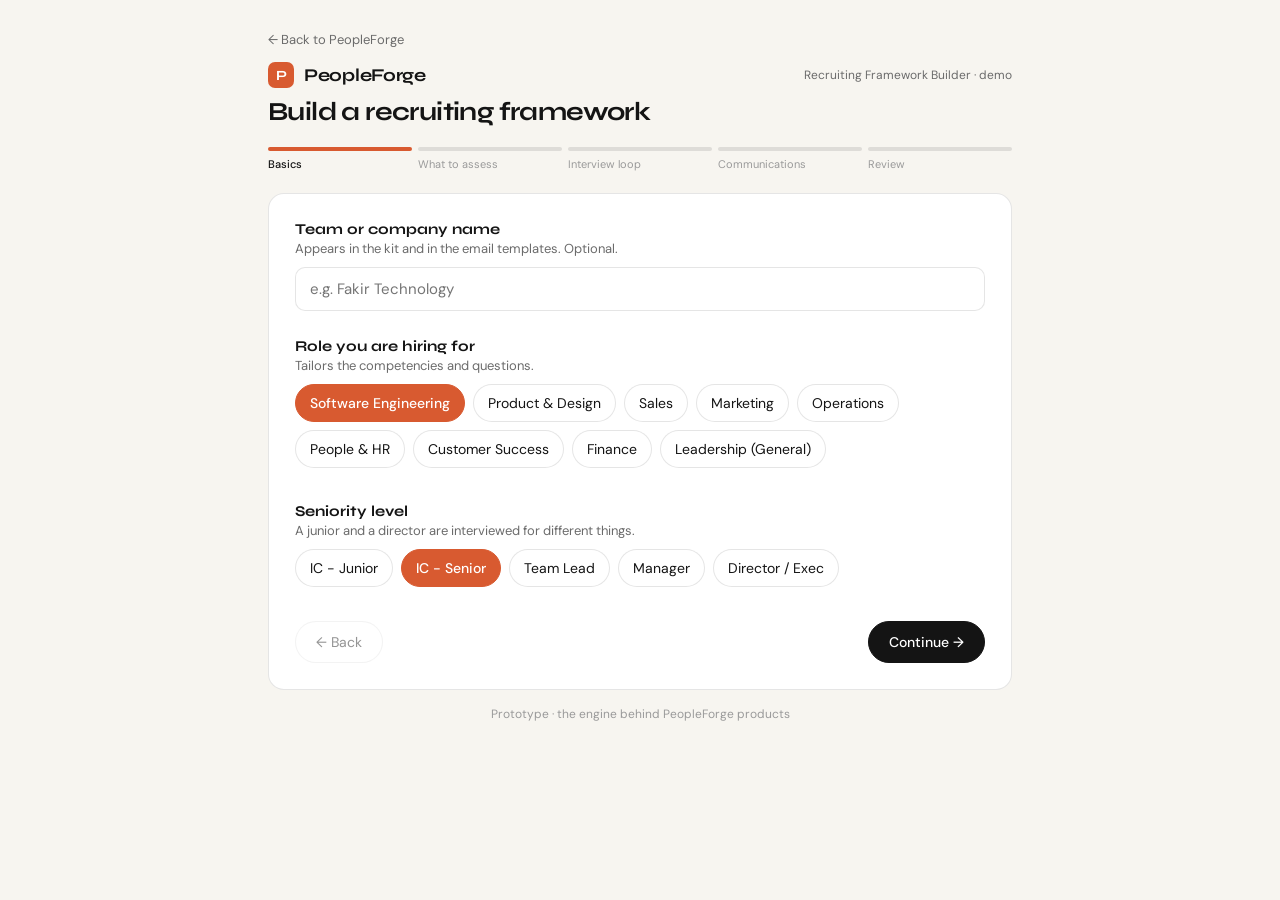
<file: products/recruiting.html>
<!DOCTYPE html>
<html lang="en">
<head>
<meta charset="UTF-8">
<meta name="viewport" content="width=device-width, initial-scale=1.0">
<title>Recruiting Framework &amp; Interview Kit Builder — Free | PeopleForge</title>
<meta name="description" content="Build a hiring kit: scenario-based interview questions from your own values and competencies, scorecards, a debrief rubric, and email templates for every stage. Free, no account.">
<link rel="canonical" href="https://peopleforge-ten.vercel.app/products/recruiting">
<meta property="og:type" content="website">
<meta property="og:title" content="Recruiting Framework builder — PeopleForge">
<meta property="og:description" content="Build a hiring kit: scenario-based interview questions from your own values and competencies, scorecards, a debrief rubric, and email templates for every stage. Free, no account.">
<meta property="og:url" content="https://peopleforge-ten.vercel.app/products/recruiting">
<meta name="twitter:card" content="summary">
<link rel="stylesheet" href="/assets/css/brand.css">
<style>
:root{
  --muted:var(--text-muted); --light:var(--text-light);
  --display:var(--font-display); --body:var(--font-body);
}
*{box-sizing:border-box}
html,body{margin:0;padding:0;background:var(--linen);color:var(--anvil);font-family:var(--body)}
.wrap{max-width:780px;margin:0 auto;padding:28px 18px 60px}
.backlink{display:inline-flex;align-items:center;gap:5px;font-size:13px;color:var(--muted);text-decoration:none;margin-bottom:14px}
.backlink:hover{color:var(--coral)}
.brandbar{display:flex;align-items:center;gap:10px;margin-bottom:6px}
.mark{width:26px;height:26px;border-radius:7px;background:var(--coral);display:flex;align-items:center;justify-content:center;color:#fff;font-family:var(--display);font-weight:700;font-size:14px}
.brand{font-family:var(--display);font-weight:700;font-size:18px;letter-spacing:-.3px}
.tag{margin-left:auto;font-size:12px;color:var(--muted)}
h1{font-family:var(--display);font-weight:700;font-size:26px;letter-spacing:-.6px;margin:8px 0 20px}
.prog{display:flex;gap:6px;margin-bottom:22px}
.prog div{flex:1}
.bar{height:4px;border-radius:4px;background:var(--border)}
.bar.on{background:var(--coral)}
.plab{font-size:11px;margin-top:6px;color:var(--light)}
.plab.on{color:var(--anvil);font-weight:500}
.card{background:var(--white);border:1px solid var(--border);border-radius:16px;padding:26px}
@keyframes stepIn{from{opacity:0;transform:translateY(10px)}to{opacity:1;transform:translateY(0)}}
.card.step-anim{animation:stepIn .3s ease}
.sec{margin-bottom:26px}
.lab{font-family:var(--display);font-weight:700;font-size:15px}
.hint{font-size:13px;color:var(--muted);margin-top:2px;margin-bottom:10px}
.chip{font-family:var(--body);font-size:14px;padding:9px 14px;border-radius:100px;border:1.5px solid var(--border);
  background:#fff;color:var(--anvil);cursor:pointer;margin:0 8px 8px 0;transition:all .15s}
.chip:hover{border-color:var(--coral)}
.chip.on{background:var(--coral);border-color:var(--coral);color:#fff;font-weight:500}
input[type=text]{font-family:var(--body);font-size:15px;width:100%;padding:11px 14px;border-radius:10px;border:1.5px solid var(--border);outline:none}
input[type=text]:focus{border-color:var(--coral)}
.scard{display:block;width:100%;text-align:left;cursor:pointer;padding:14px 16px;border-radius:12px;border:1.5px solid var(--border);background:#fff;margin-bottom:10px;transition:border-color .15s,background .15s}
.scard.on{border-color:var(--coral);background:var(--coral-light)}
.scard b{font-family:var(--display);font-size:15px;display:block}
.scard span{font-size:13px;color:var(--muted)}
.grid{display:grid;grid-template-columns:1fr 1fr;gap:12px 24px;margin-top:14px}
.k{font-size:11px;color:var(--light);text-transform:uppercase;letter-spacing:.4px}
.v{font-size:14px;margin-top:2px}
.nav{display:flex;justify-content:space-between;margin-top:8px;gap:10px}
.disclose{font-size:12.5px;color:var(--light);line-height:1.55;margin:16px 0 2px}
.btn{font-family:var(--body);font-size:14px;padding:11px 20px;border-radius:100px;border:1.5px solid var(--border);
  background:#fff;color:var(--anvil);cursor:pointer;display:inline-flex;align-items:center;gap:7px;transition:border-color .15s,background .15s}
.btn:hover{border-color:var(--anvil)}
.btn.dark{background:var(--anvil);color:#fff;border-color:var(--anvil);font-weight:500}
.btn.coral{background:var(--coral);color:#fff;border-color:var(--coral);font-weight:500}
.btn:disabled{opacity:.45;cursor:default}
.note{font-size:13px;background:var(--coral-light);color:var(--coral-dark);padding:10px 14px;border-radius:10px;margin-bottom:18px;line-height:1.5}
.fhead{border-bottom:2px solid var(--anvil);padding-bottom:14px;margin-bottom:18px}
.eyebrow{font-size:12px;color:var(--coral);font-weight:500;letter-spacing:.5px;text-transform:uppercase}
.ftitle{font-family:var(--display);font-weight:700;font-size:22px;margin-top:4px}
.fmeta{font-size:13px;color:var(--muted);margin-top:3px}
.intro{font-size:14.5px;line-height:1.6;margin:0 0 20px}
.h2{font-family:var(--display);font-weight:700;font-size:17px;margin:30px 0 10px;padding-top:16px;border-top:2px solid var(--anvil)}
.h2:first-of-type{border-top:none;padding-top:0}
.loop{display:flex;flex-wrap:wrap;gap:8px;margin-bottom:18px}
.loopstep{flex:1 1 130px;border:1px solid var(--border);border-radius:10px;padding:10px 12px;background:var(--linen)}
.loopstep b{display:block;font-family:var(--display);font-size:13.5px}
.loopstep span{font-size:12px;color:var(--muted)}
.checklist{background:var(--teal-light);border-radius:12px;padding:14px 16px;margin-bottom:18px;font-size:13.5px;line-height:1.7}
.checklist b.t{font-family:var(--display);font-size:13px;display:block;margin-bottom:6px}
.checklist div{display:flex;gap:8px;align-items:flex-start}
.box{width:13px;height:13px;border:1.5px solid var(--muted);border-radius:3px;flex-shrink:0;margin-top:4px}
.stage{margin-bottom:24px;padding-bottom:4px}
.stagehead{font-family:var(--display);font-weight:700;font-size:16px}
.snum{color:var(--coral)}
.stagemeta{font-size:12.5px;color:var(--light);margin-top:2px}
.stagepurpose{font-size:13.5px;color:var(--muted);line-height:1.6;margin-top:6px;margin-bottom:4px}
.qc{padding:12px 0;border-top:1px solid var(--border)}
.qcname{font-weight:700;font-size:14px}
.qcdef{font-size:12.5px;color:var(--muted);font-style:italic;margin-top:1px}
.qlist{margin:8px 0 0;padding-left:18px;font-size:14px;line-height:1.65}
.qlist li{margin-bottom:9px}
.probe{display:block;font-size:13px;color:var(--muted);margin-top:4px;padding-left:10px;border-left:2px solid var(--border)}
.probe b{font-family:var(--display);font-size:11.5px;text-transform:uppercase;letter-spacing:.4px;color:var(--coral-dark)}
.sig{font-size:12.5px;line-height:1.6;margin-top:8px}
.sig b{font-family:var(--display);font-size:12px}
.sig .good{color:var(--teal)}
.sig .bad{color:var(--coral-dark)}
.scale{display:flex;gap:6px;margin-top:9px;flex-wrap:wrap}
.pill{font-size:12px;color:var(--muted);border:1px solid var(--border);border-radius:8px;padding:5px 9px}
.rubric{background:var(--linen);border-radius:12px;padding:16px 18px;font-size:13.5px;line-height:1.7}
.rubric b.t{font-family:var(--display);font-size:14px;display:block;margin-bottom:8px}
.rubric ul{margin:6px 0 0;padding-left:18px}
.rubric li{margin-bottom:5px}
.email{border:1px solid var(--border);border-radius:12px;padding:14px 16px;margin-bottom:12px;background:#fff}
.emailname{font-family:var(--display);font-weight:700;font-size:14px}
.emailwhen{font-size:12px;color:var(--light);margin-top:1px;margin-bottom:8px}
.emailsubj{font-size:13px;background:var(--linen);border-radius:7px;padding:7px 10px;margin-bottom:8px}
.emailbody{font-size:13.5px;line-height:1.65;white-space:pre-wrap}
.acts{display:flex;gap:10px;flex-wrap:wrap;margin-top:24px;padding-top:20px;border-top:1px solid var(--border)}
.studio{margin-top:22px;padding:18px 20px;border:1.5px solid var(--coral);border-radius:14px;background:var(--coral-light)}
.studio b{font-family:var(--display);font-size:15px;display:block;margin-bottom:5px;color:var(--coral-dark)}
.studio p{margin:0 0 13px;font-size:13.5px;line-height:1.6;color:var(--anvil)}
.studio a{display:inline-flex;align-items:center;gap:6px;font-size:14px;font-weight:500;color:#fff;background:var(--coral);padding:10px 18px;border-radius:100px;text-decoration:none}
.studio a:hover{opacity:.92}
.foot{text-align:center;font-size:12px;color:var(--light);margin-top:16px}
@media(max-width:560px){.grid{grid-template-columns:1fr}}
</style>
</head>
<body>
<div class="wrap">
  <a class="backlink" href="/">&larr; Back to PeopleForge</a>
  <div class="brandbar">
    <div class="mark">P</div>
    <div class="brand">PeopleForge</div>
    <div class="tag">Recruiting Framework Builder &middot; demo</div>
  </div>
  <h1>Build a recruiting framework</h1>
  <div id="app"></div>
  <div class="foot">Prototype &middot; the engine behind PeopleForge products</div>
</div>

<script>
/* ============================================================
   CONTENT LIBRARY
   Deterministic, built in so the demo runs with no network at all.
   Every question is situational: a scenario the candidate reasons
   through, not a request to recount or demonstrate past work. Each
   scenario carries an escalation probe that adds a constraint, which
   is where a rehearsed answer separates from real judgement.
   ============================================================ */
var COMP = {
  "Communication":{def:"Shares information clearly and listens well.",
    sc:[{s:"You need to present a decision your team made to a group who do not share your background and are sceptical about it. Part-way through, you can see the room is not with you. What do you do?",
         p:"Say you have ten minutes left and two options — push on and finish, or stop and restart from their questions. How would you choose between them?"},
        {s:"A colleague in another team acts on something you wrote and does close to the opposite of what you intended. You find out a week later, after the work is done. What do you do?",
         p:"What would you want to understand about how the misunderstanding happened before deciding what to change?"}],
    strong:["Adapts the explanation to the audience rather than restating it more slowly.","Wants to know where the message broke down before fixing anything."],
    weak:["Every answer is 'send more detail' or 'write it down better'.","Treats being misunderstood as the listener's failure."]},

  "Collaboration":{def:"Works with others toward a shared outcome.",
    sc:[{s:"You depend on another team to hit a shared deadline, and their handoffs keep arriving late. Your part is now at risk. What do you do?",
         p:"There are a few routes: talk to the person, talk to their lead, change how the handoff works, or absorb it yourself. How would you decide which to try first, and what would make you switch to another?"},
        {s:"In a meeting with senior people present, a teammate presents work that was largely yours as their own. What do you do?",
         p:"What would you want to understand about why it happened before you decide how to respond?"}],
    strong:["Picks the lightest intervention that could work, and knows what would make them escalate.","Separates the outcome that matters from the credit that does not."],
    weak:["Only has one move — either go straight to a manager, or say nothing at all.","Assumes bad intent without checking."]},

  "Ownership & accountability":{def:"Takes responsibility for outcomes, not just tasks.",
    sc:[{s:"You find a mistake in work you delivered three weeks ago. Nobody has noticed yet. Fixing it properly costs the team about a week. What do you do?",
         p:"How would you work out how urgent it actually is, and how would you present it so the team can make a good decision rather than just react?"},
        {s:"A project you are on is going to miss its date because something you depend on slipped. What do you do?",
         p:"Say the realistic options are moving the date, cutting scope, or adding people. What would you need to know to recommend one, and which would you argue for?"}],
    strong:["Brings the problem with options and a recommendation, not just the bad news.","Separates owning the outcome from having caused it."],
    weak:["Weighs the discomfort of raising it above the cost of it staying broken.","Stops at whose fault it was."]},

  "Technical excellence":{def:"Delivers high-quality, durable work.",
    sc:[{s:"You are asked to deliver something in noticeably less time than you would normally want. You could hit the date by taking shortcuts that will not be visible for months. What do you do?",
         p:"If you did take some shortcuts, how would you decide which ones are safe to take, and how would you make sure they are not quietly forgotten?"},
        {s:"You inherit work from someone who has left. It functions, but it is fragile and you do not fully understand it. A change is needed next week. How do you approach it?",
         p:"You find something that looks like it has been causing problems quietly for a while. How do you decide between fixing that now and shipping the change first?"}],
    strong:["Distinguishes shortcuts that can be paid back from ones that compound.","Makes the cost visible to the people who will live with it."],
    weak:["Either refuses the constraint outright or accepts it without naming what it costs.","Quality is described as effort rather than as a set of decisions."]},

  "Problem solving":{def:"Breaks down hard problems and finds workable answers.",
    sc:[{s:"Something is going wrong intermittently and nobody can reproduce it. Two people have already looked without success. It comes to you. Where do you start?",
         p:"Two days in, you are no closer. How would you decide between keeping going, changing approach, and bringing someone else in?"},
        {s:"Part-way into a task you become convinced the real problem is somewhere else entirely, outside what you were asked to look at. What do you do?",
         p:"How would you test whether you are right before raising it, and what would change your mind?"}],
    strong:["Narrows the problem before reaching for solutions.","Can say what evidence would prove them wrong."],
    weak:["Repeats the same approach with more effort.","Certainty is not connected to any evidence."]},

  "Leadership & influence":{def:"Moves people and work forward without relying on authority.",
    sc:[{s:"You think the team is about to make a decision that will not work. You have no authority over it. What do you do?",
         p:"You make your case and the team decides to go the other way anyway. What is your role from that point?"},
        {s:"You are leading a piece of work and one person is not delivering what was agreed. Others have noticed. What do you do?",
         p:"In the conversation they tell you something outside work is affecting them. How does that change what you do next — both for them and for the deadline?"}],
    strong:["Commits to a decision they argued against, without withdrawing.","Handles the person directly and privately before it becomes a group problem."],
    weak:["Disengages once the decision goes against them.","Treats the personal disclosure as either irrelevant or as a reason to do nothing."]},

  "Adaptability":{def:"Adjusts well when priorities or conditions change.",
    sc:[{s:"You are a week from finishing a two-month project when priorities shift and it is shelved. Something else starts on Monday. What do you do?",
         p:"You think shelving it was the wrong call. How would you make that case, and how do you separate making it from getting on with the new work?"},
        {s:"Half-way through an approach you personally argued for, evidence appears that it is not working. What do you do?",
         p:"How much evidence would you want before changing course? What is the cost of switching too early, against switching too late?"}],
    strong:["Separates disagreeing with a decision from undermining it.","Can name a threshold for changing their mind rather than deciding by feel."],
    weak:["Treats every change of direction as somebody else's mistake.","Defends the original position past the point the evidence supports it."]},

  "Customer focus":{def:"Keeps the customer's real needs central.",
    sc:[{s:"A customer asks for a specific feature. You think it will not solve the problem underneath it. Building what they asked for is quick; the better fix is slow. What do you do?",
         p:"How much should the size of that customer change your answer? Talk me through it."},
        {s:"You discover an issue affecting a small number of customers. None have complained and they may never notice. What do you do?",
         p:"How would you weigh telling them against the disruption of raising something they have not noticed? What would tip it either way?"}],
    strong:["Goes after the problem behind the request before agreeing or refusing.","Reasons about commercial weight openly instead of pretending it is irrelevant."],
    weak:["Defaults to whatever the customer said, or overrides them without asking.","Account size silently decides it."]},

  "Strategic thinking":{def:"Connects daily work to longer-term direction.",
    sc:[{s:"You have capacity for one of two things. One is clearly useful this quarter. The other is larger but only pays off in about a year. Which do you argue for, and how?",
         p:"What would you need to know about where the company is right now to be confident in that answer?"},
        {s:"A request arrives that is easy to say yes to and does not obviously serve your team's goals. What do you do?",
         p:"If you wanted to say no, how would you do it so the relationship stays good and the door stays open?"}],
    strong:["Answer changes depending on the company's situation, and they say which way.","Says no with a reason and an alternative attached."],
    weak:["Chooses on what is easiest or most visible.","Cannot connect the choice to anything the company is trying to achieve."]},

  "Feedback & growth":{def:"Gives and receives feedback that leads to change.",
    sc:[{s:"Someone on your team does good work but regularly talks over people in meetings. Nobody has mentioned it. You have noticed. What do you do?",
         p:"You raise it and they do not see it the same way. Where do you take it from there?"},
        {s:"In a review you are given feedback you believe is factually wrong. What do you do in the moment, and afterwards?",
         p:"Looking into it, you find part of it was fair and part was not. How do you handle the follow-up conversation?"}],
    strong:["Gives it directly and privately, close to the event.","Can hold 'partly right' without collapsing it into right or wrong."],
    weak:["Routes the feedback through a manager instead of giving it.","Disagreement in the moment becomes silence afterwards."]},

  "Reliability":{def:"Consistent and dependable in day-to-day delivery.",
    sc:[{s:"You have committed to three things this week and it becomes clear you can do two of them well. What do you do?",
         p:"Each was promised to a different person and all three matter to them. How would you approach those conversations, and what would you offer instead?"},
        {s:"You are given a six-week piece of work with no check-ins scheduled and nobody expecting an update until the end. How do you run it?",
         p:"At week four you realise you are behind. What do you do, and what do you wish you had set up in week one?"}],
    strong:["Renegotiates early and explicitly rather than quietly letting quality slip.","Creates their own checkpoints when nobody imposes them."],
    weak:["Absorbs the overload silently and hopes it works out.","The slip only becomes visible at the deadline."]},

  "Innovation":{def:"Improves how things are done, not just what.",
    sc:[{s:"You think there is a better way to do something the team has done the same way for a long time. Trying it costs time and may not work. How do you proceed?",
         p:"You run a small trial and the results come back mixed. How do you decide between continuing, adjusting, and dropping it?"},
        {s:"You are asked to follow a process you believe produces worse outcomes. What do you do?",
         p:"How would you make the case for changing it, and what evidence would you want to bring with you?"}],
    strong:["Proposes something small and reversible rather than a wholesale change.","Says in advance what would count as it not working."],
    weak:["Wants to change things with no way of telling whether it helped.","Either complies silently or works around the process alone."]}
};

var ROLE_MAP = {
  "Software Engineering":["Technical excellence","Problem solving","Collaboration","Communication","Ownership & accountability"],
  "Product & Design":["Customer focus","Communication","Collaboration","Problem solving","Strategic thinking"],
  "Sales":["Customer focus","Communication","Ownership & accountability","Adaptability","Reliability"],
  "Marketing":["Communication","Innovation","Customer focus","Collaboration","Ownership & accountability"],
  "Operations":["Reliability","Problem solving","Ownership & accountability","Collaboration","Adaptability"],
  "People & HR":["Communication","Feedback & growth","Collaboration","Reliability","Customer focus"],
  "Customer Success":["Customer focus","Communication","Reliability","Problem solving","Ownership & accountability"],
  "Finance":["Reliability","Problem solving","Communication","Ownership & accountability","Strategic thinking"],
  "Leadership (General)":["Leadership & influence","Strategic thinking","Communication","Feedback & growth","Ownership & accountability"]
};

var STAGE_META = {
  "Screen":{dur:"30 min",who:"Recruiter or hiring manager",
    purpose:"Confirm the must-haves, motivation, and basic communication. This stage is cheap to run, so use it to rule out early rather than to sell.",
    affinity:["Communication","Reliability"]},
  "Skills":{dur:"60 min",who:"Someone who does this job, plus the hiring manager",
    purpose:"Watch them do a version of the work. This is the one stage HR does not write — the task comes from your own specialist. What HR owns is that it is the same task for everyone and scored on the same scale.",
    affinity:["Technical excellence","Problem solving","Innovation"]},
  "Team fit":{dur:"45 min",who:"Two people who would work with them weekly",
    purpose:"How they operate with other people day to day. Not whether you would enjoy a drink with them, which is how teams end up hiring the same person repeatedly.",
    affinity:["Collaboration","Feedback & growth","Adaptability"]},
  "Values":{dur:"45 min",who:"Someone outside the hiring team",
    purpose:"Values alignment and ownership, run by someone with no stake in filling the seat quickly.",
    affinity:["Ownership & accountability","Customer focus"]},
  "Final":{dur:"45 min",who:"Department lead or founder",
    purpose:"Scope, judgement, and whether the role is big enough to keep them for two years. Also their chance to interview you.",
    affinity:["Strategic thinking","Leadership & influence"]}
};

var STAGE_CORE = {
  "Skills":{name:"Brief for whoever runs this stage",
    note:"The content of this stage is designed by someone who actually does this job — not by HR, and not by us. A generic technical question is worse than no technical question. What follows is the structure HR owns around it.",
    guidance:["Give the interviewer the competencies listed below and ask them to design one task that surfaces them. They pick the task; you keep the standard.",
      "Every candidate for this role gets the same task. A bespoke exercise per candidate makes them impossible to compare, which is the whole point of the scale.",
      "Time-box it, and tell the candidate in advance what format to expect and whether they need to prepare anything.",
      "Require a written score on the same 1-4 scale below, submitted before the debrief — not a verbal impression afterwards.",
      "If the interviewer cannot say which competency a question was testing, it does not belong in the stage."]},
  "Screen":{name:"Motivation & basics",
    note:"Not scored, and deliberately not scenarios — these are about their actual situation, which no hypothetical can stand in for. Keep it to a few minutes; do not let it become a CV walkthrough.",
    q:["Why this role, and why now?",
       "What do you want to be different about your next job?"]},
  "Team fit":{name:"Working together",note:"Use when no named competency is assigned to this stage.",
    sc:[{s:"You join a team whose way of working does not suit you — the meeting rhythm, how decisions get made, how much gets written down. What do you do in your first month?",
         p:"You suggest a change and the team is lukewarm about it. How do you decide between pushing, adapting, and leaving it for later?"},
        {s:"A colleague criticises your work in front of others and you think the criticism is unfair. What do you do in the moment?",
         p:"Afterwards you think part of it was fair. How do you handle the follow-up?"},
        {s:"You are paired with someone whose working style is the opposite of yours on a six-week project. How do you set up the first week?",
         p:"Three weeks in it is not working smoothly. What would you change, and how would you raise it with them?"}]},
  "Values":{name:"Judgement & ownership",note:"Use when no named competency or stated value is assigned to this stage.",
    sc:[{s:"You are asked to do something that is not wrong exactly, but sits uncomfortably with you. What do you do?",
         p:"How would you raise it in a way that is likely to be heard rather than brushed past?"},
        {s:"You spot something that is technically within the rules but arguably against the spirit of them. What do you do?",
         p:"How do you decide when the spirit matters more than the letter? Where would you draw that line?"},
        {s:"There is a faster route to a result that carries a small risk. How would you think it through?",
         p:"Who should make that call, and what would you want them to know before they did?"}]}
};

var LOOPS = [
  {v:"Lean",l:"Lean · 3 stages",stages:["Screen","Skills","Final"]},
  {v:"Standard",l:"Standard · 4 stages",stages:["Screen","Skills","Team fit","Final"]},
  {v:"Thorough",l:"Thorough · 5 stages",stages:["Screen","Skills","Team fit","Values","Final"]}
];

var RATING = [["1","Strong no"],["2","No"],["3","Yes"],["4","Strong yes"]];

var EMAIL_GROUPS = ["Sourcing & outreach","Scheduling & progress","Holds & rejections","Offer"];

var ROLES=Object.keys(ROLE_MAP);
var COMPS=Object.keys(COMP);
var SENIORITY=["IC - Junior","IC - Senior","Team Lead","Manager","Director / Exec"];
var TONES=["Professional","Warm","Direct"];
var STEPS=["Basics","What to assess","Interview loop","Communications","Review"];

/* ============================ STATE ============================ */
var S={step:0,kit:null,copied:false,cfg:{
  company:"",role:"Software Engineering",seniority:"IC - Senior",
  autoComp:true,comps:[],values:"",musts:"",
  loop:"Standard",emailGroups:EMAIL_GROUPS.slice(),tone:"Professional"
}};

function esc(s){return String(s==null?"":s).replace(/[&<>"']/g,function(c){
  return {"&":"&amp;","<":"&lt;",">":"&gt;",'"':"&quot;","'":"&#39;"}[c];});}

function splitList(s,cap){
  return String(s||"").split(",").map(function(v){return v.trim();}).filter(Boolean).slice(0,cap);
}

/* ==================== EMAIL TEMPLATES ==================== */
function buildEmails(cfg){
  var co = cfg.company || "our team";
  var role = cfg.role;
  var warm = cfg.tone==="Warm", direct = cfg.tone==="Direct";
  var signoff = warm ? "Looking forward to hearing from you,\n[Your name]" : direct ? "[Your name]" : "Best,\n[Your name]";

  var out = [];

  if(cfg.emailGroups.indexOf("Sourcing & outreach")>-1){
    out.push({group:"Sourcing & outreach",name:"LinkedIn cold outreach",when:"You found them. First contact, nothing sent yet.",
      subj:"(LinkedIn message, no subject line)",
      body:"Hi [Candidate name],\n\nI came across your profile and the "+
        "[specific thing they did] stood out — that is close to the work we have open on the "+role+" side at "+co+".\n\n"+
        "Not a mass message: I am hiring one person for this and I think your background actually fits. Happy to send the details and let you judge, no pressure either way.\n\n"+
        "Worth a short conversation?\n\n"+signoff});

    out.push({group:"Sourcing & outreach",name:"Reply to inbound LinkedIn message",when:"They messaged you first about opportunities.",
      subj:"(LinkedIn reply, no subject line)",
      body:"Hi [Candidate name],\n\nThanks for reaching out, and for the context on what you are looking for.\n\n"+
        "We do have a "+role+" role open at "+co+". Based on what you have described, the closest fit is [role or level] — I have put the full details here: [link].\n\n"+
        "If it looks right, the next step is a "+(cfg.loop==="Lean"?"short screen":"30-minute screen")+" with me. If it does not, tell me and I will keep you in mind for what comes next.\n\n"+signoff});

    out.push({group:"Sourcing & outreach",name:"Website / inbound application acknowledgement",when:"They applied through your site. Send within 24 hours.",
      subj:"Your application for "+role+" at "+co,
      body:"Hi [Candidate name],\n\nThanks for applying for the "+role+" role — your application is in and a real person is reading it, not just a filter.\n\n"+
        "You will hear from us by [date] either way. If we are moving forward, the first step is a "+STAGE_META.Screen.dur+" conversation.\n\n"+
        "If you have questions in the meantime, reply here.\n\n"+signoff});

    out.push({group:"Sourcing & outreach",name:"Reach out after reviewing their CV",when:"They applied, you read the CV, you want to talk.",
      subj:"Your application for "+role+" at "+co,
      body:"Hi [Candidate name],\n\nI read your CV properly — the [specific project or experience] is the part that made me want to talk.\n\n"+
        "I would like to set up a "+STAGE_META.Screen.dur+" call to cover what the role actually involves and hear how you are thinking about your next move.\n\n"+
        "Here are a few times that work: [times]. If none suit, send me what does.\n\n"+signoff});
  }

  if(cfg.emailGroups.indexOf("Scheduling & progress")>-1){
    out.push({group:"Scheduling & progress",name:"Interview invitation",when:"Use for any stage. Swap in the stage name and interviewers.",
      subj:"["+role+"] Next step: [stage name]",
      body:"Hi [Candidate name],\n\nGood news — we would like to move you to the [stage name] stage.\n\n"+
        "Format: [duration] with [interviewer names and roles].\nFocus: [what this stage assesses].\n"+
        "To prepare: [what to bring, or 'nothing — come as you are'].\n\n"+
        "Times available: [times].\n\n"+
        "If you need anything to do your best in this conversation — a different time, materials in advance, adjustments of any kind — just say so.\n\n"+signoff});

    out.push({group:"Scheduling & progress",name:"Stage passed, moving forward",when:"They cleared a stage and the next one is scheduled.",
      subj:"["+role+"] You are through to [next stage]",
      body:"Hi [Candidate name],\n\nThe team enjoyed the conversation and we would like to keep going.\n\n"+
        "What stood out: [one specific, true thing].\n\n"+
        "Next is [next stage] — [duration] with [names]. I will send times shortly.\n\n"+
        "We have [number] stages left in total, so you know where you stand.\n\n"+signoff});
  }

  if(cfg.emailGroups.indexOf("Holds & rejections")>-1){
    out.push({group:"Holds & rejections",name:"Process paused / on hold",when:"Budget, reorg, or priorities changed mid-process. Send it — do not go quiet.",
      subj:"["+role+"] An honest update",
      body:"Hi [Candidate name],\n\nI want to be straight with you rather than leave you guessing: we have paused the "+role+" search because [real reason — budget, reprioritisation, internal change].\n\n"+
        "This is not about your candidacy. You were [where they actually stood].\n\n"+
        "Realistic timeline: I expect to know more by [date]. If your situation changes before then, tell me and I will tell you honestly whether it is worth waiting.\n\n"+
        "Sorry to interrupt the momentum.\n\n"+signoff});

    out.push({group:"Holds & rejections",name:"Rejection — application or screen stage",when:"Early exit. Keep it short and prompt; do not let it sit.",
      subj:"["+role+"] Update on your application",
      body:"Hi [Candidate name],\n\nThank you for the time you put into this. We are not moving forward with your application for the "+role+" role.\n\n"+
        "The deciding factor was [specific, honest gap — not 'we went with someone more suitable'].\n\n"+
        "That is a comment on the fit for this particular role, nothing more. If [that gap] changes, I would genuinely welcome another application.\n\n"+signoff});

    out.push({group:"Holds & rejections",name:"Rejection — after final interview",when:"They invested hours. This one gets written individually, never bulk-sent.",
      subj:"["+role+"] Our decision",
      body:"Hi [Candidate name],\n\nThis is a harder email to write than the usual one. We have decided not to make you an offer for the "+role+" role.\n\n"+
        "You got to the final stage out of [number] candidates, which is a real result. What the team valued: [two specific things].\n\n"+
        "The decision came down to [specific differentiator]. That is a narrow gap, not a verdict on your ability.\n\n"+
        "If you want the detailed feedback from each interviewer, reply and I will send it — most people do not ask and I think that is a waste.\n\n"+
        "I would like to stay in touch about future roles, if you are open to that.\n\n"+signoff});
  }

  if(cfg.emailGroups.indexOf("Offer")>-1){
    out.push({group:"Offer",name:"Offer",when:"Call them first. This is the written confirmation, not the news.",
      subj:"["+role+"] Your offer from "+co,
      body:"Hi [Candidate name],\n\nGreat speaking just now — putting it in writing as promised.\n\n"+
        "Role: "+role+" ("+cfg.seniority+")\nStart date: [date]\nCompensation: [amount and structure]\n"+
        "Reporting to: [name]\nOther terms: [holiday, remote policy, equity, whatever applies]\n\n"+
        "Formal paperwork is attached. Take until [date] to decide — and if you want to talk any of it through, including the parts that are negotiable, I would rather have that conversation than have you accept something you are unsure about.\n\n"+
        "The team is genuinely glad this worked out.\n\n"+signoff});
  }

  return out;
}

/* ==================== GENERATION (deterministic) ==================== */
function buildKit(cfg){
  var names;
  if(!cfg.autoComp && cfg.comps.length){ names=cfg.comps.slice(0,7); }
  else{
    names=(ROLE_MAP[cfg.role]||COMPS.slice(0,5)).slice();
    if(cfg.seniority==="Team Lead"||cfg.seniority==="Manager"){
      ["Leadership & influence","Feedback & growth"].forEach(function(n){ if(names.indexOf(n)===-1) names.push(n); });
    }
    if(cfg.seniority==="Director / Exec"){
      ["Leadership & influence","Strategic thinking"].forEach(function(n){ if(names.indexOf(n)===-1) names.push(n); });
    }
    names=names.slice(0,6);
  }

  var stageNames=(LOOPS.filter(function(l){return l.v===cfg.loop;})[0]||LOOPS[1]).stages;
  var values=splitList(cfg.values,4);
  var musts=splitList(cfg.musts,6);

  // Assign each competency to the stage whose focus it best matches;
  // anything left over is spread across stages round-robin.
  var assigned={}; stageNames.forEach(function(s){ assigned[s]=[]; });
  var unplaced=[];
  names.forEach(function(n){
    var target=null;
    for(var i=0;i<stageNames.length;i++){
      if((STAGE_META[stageNames[i]].affinity||[]).indexOf(n)>-1){ target=stageNames[i]; break; }
    }
    if(target) assigned[target].push(n); else unplaced.push(n);
  });
  var ri=0;
  unplaced.forEach(function(n){
    // prefer a stage that has nothing yet, otherwise round-robin
    var empty=stageNames.filter(function(s){return assigned[s].length===0;});
    var target = empty.length ? empty[0] : stageNames[ri++ % stageNames.length];
    assigned[target].push(n);
  });
  // If a stage ended up empty, give it a competency nobody else is covering.
  // Never duplicate one that another stage already assesses — a repeated
  // competency wastes the stage and tells you nothing new.
  stageNames.forEach(function(s){
    if(assigned[s].length) return;
    var used={}; stageNames.forEach(function(x){ assigned[x].forEach(function(n){ used[n]=1; }); });
    var spare=names.filter(function(n){ return !used[n]; });
    if(spare.length) assigned[s].push(spare[0]);
  });

  var valueStage = stageNames.indexOf("Values")>-1 ? "Values" : stageNames[stageNames.length-1];

  var stages=stageNames.map(function(sn,i){
    var meta=STAGE_META[sn];
    var comps=assigned[sn].map(function(n){
      return {name:n, definition:COMP[n].def, scenarios:COMP[n].sc,
              strong:COMP[n].strong, weak:COMP[n].weak};
    });
    var valueQs=[];
    if(values.length && sn===valueStage){
      values.forEach(function(v){
        var lv=v.toLowerCase();
        valueQs.push({s:"Suppose acting on "+lv+" in a particular situation would cost something real — time, a deadline, or a result that would have looked good. How would you think that through?",
                      p:"Where is the line for you? What would make you decide the cost was too high to be worth it?"});
        valueQs.push({s:"Describe a situation in this role where "+lv+" and moving quickly would pull in different directions. How would you handle it?",
                      p:"How would you explain that decision to a colleague who weighed it the other way?"});
      });
    }
    // The final conversation is a different kind of interview: scope, motivation,
    // and their questions for you. It gets its own block regardless of competencies.
    var closing = sn==="Final" ? [
      "What would need to be true two years from now for you to say this was the right move?",
      "Which part of this role are you least sure about?",
      "What do you want to ask us?"
    ] : [];
    // Every stage needs substance of its own, whether or not a competency
    // happened to land on it.
    var core=null;
    if(sn==="Screen") core=STAGE_CORE.Screen;
    else if(sn==="Skills") core=STAGE_CORE.Skills;
    else if(sn==="Team fit" && !comps.length) core=STAGE_CORE["Team fit"];
    else if(sn==="Values" && !comps.length && !valueQs.length) core=STAGE_CORE.Values;

    return {name:sn, num:i+1, duration:meta.dur, who:meta.who, purpose:meta.purpose,
            core:core, competencies:comps, valueQuestions:valueQs, closing:closing};
  });

  var intro="This is the hiring kit for the "+cfg.seniority+" "+cfg.role+" role"+(cfg.company?" at "+cfg.company:"")+
    ". Every candidate goes through the same stages, gets asked about the same competencies, and is scored on the same scale. "+
    "That is the entire point: structured interviews predict performance considerably better than unstructured ones, mostly because they stop each interviewer from quietly assessing something different. "+
    "Every question here is a scenario. Candidates are not asked to recount their CV or to present work they prepared earlier — they are put in a situation and asked what they would do. Preparation and polish stop being an advantage; reasoning is what shows."+
    (stageNames.indexOf("Skills")>-1
      ? " One division of labour worth being explicit about: these scenarios are behavioural and values-based, which is HR's ground and generalises across companies. The role-specific assessment in the Skills stage is designed by your own specialist, because a generic technical question tells you less than no technical question. This kit gives that stage its structure, not its content."
      : "");

  return {intro:intro, stages:stages, values:values, musts:musts, emails:buildEmails(cfg), competencyCount:names.length};
}

/* ============================ RENDER ============================ */
var app=document.getElementById("app");

function chips(list,key,multi){
  return list.map(function(o){
    var val=typeof o==="object"?o.v:o, lab=typeof o==="object"?o.l:o;
    var on=multi?S.cfg[key].indexOf(val)>-1:S.cfg[key]===val;
    return '<button class="chip'+(on?" on":"")+'" data-act="'+(multi?"tog":"set")+'" data-k="'+key+'" data-v="'+esc(val)+'">'+
      (multi&&on?"&#10003; ":"")+esc(lab)+'</button>';
  }).join("");
}

function render(){
  var c=S.cfg,h="";

  if(S.step<5){
    h+='<div class="prog">'+STEPS.map(function(s,i){
      return '<div><div class="bar'+(i<=S.step?" on":"")+'"></div><div class="plab'+(i===S.step?" on":"")+'">'+s+'</div></div>';
    }).join("")+'</div>';
  }

  h+='<div class="card">';

  if(S.step===0){
    h+='<div class="sec"><div class="lab">Team or company name</div><div class="hint">Appears in the kit and in the email templates. Optional.</div>'+
       '<input type="text" id="company" value="'+esc(c.company)+'" placeholder="e.g. Fakir Technology"></div>';
    h+='<div class="sec"><div class="lab">Role you are hiring for</div><div class="hint">Tailors the competencies and questions.</div>'+chips(ROLES,"role")+'</div>';
    h+='<div class="sec"><div class="lab">Seniority level</div><div class="hint">A junior and a director are interviewed for different things.</div>'+chips(SENIORITY,"seniority")+'</div>';
  }

  if(S.step===1){
    h+='<div class="sec"><div class="lab">Competencies to assess</div><div class="hint">Pick automatically for this role, or choose your own.</div>'+
       '<button class="chip'+(c.autoComp?" on":"")+'" data-act="set" data-k="autoComp" data-v="1">Auto - pick for this role</button>'+
       '<button class="chip'+(!c.autoComp?" on":"")+'" data-act="set" data-k="autoComp" data-v="">I will choose</button>';
    if(!c.autoComp){ h+='<div style="margin-top:14px">'+chips(COMPS,"comps",true)+'</div>'; }
    h+='</div>';
    h+='<div class="sec"><div class="lab">Your core values</div><div class="hint">Comma separated. Each one gets its own interview questions, so candidates are actually assessed against them rather than just shown them.</div>'+
       '<input type="text" id="values" value="'+esc(c.values)+'" placeholder="e.g. Candor, Ownership, Craft"></div>';
    h+='<div class="sec"><div class="lab">Must-have requirements</div><div class="hint">Comma separated. Becomes a screening checklist — the things that are genuinely non-negotiable, not the wish list.</div>'+
       '<input type="text" id="musts" value="'+esc(c.musts)+'" placeholder="e.g. Works CET hours, Fluent German, 3+ years in B2B SaaS"></div>';
  }

  if(S.step===2){
    h+='<div class="sec"><div class="lab">Interview loop</div><div class="hint">Your competencies get spread across these stages so interviewers are not all asking the same questions.</div>';
    LOOPS.forEach(function(l){
      h+='<button class="scard'+(c.loop===l.v?" on":"")+'" data-act="set" data-k="loop" data-v="'+l.v+'">'+
         '<b>'+esc(l.l)+'</b><span>'+l.stages.join(" · ")+'</span></button>';
    });
    h+='</div>';
  }

  if(S.step===3){
    h+='<div class="sec"><div class="lab">Email templates to include</div><div class="hint">Every point where a candidate is waiting to hear from you.</div>'+
       chips(EMAIL_GROUPS,"emailGroups",true)+'</div>';
    h+='<div class="sec"><div class="lab">Tone</div><div class="hint">Affects how the emails are written.</div>'+chips(TONES,"tone")+'</div>';
  }

  if(S.step===4){
    var kv=[["Company",c.company||"-"],["Role",c.role],["Seniority",c.seniority],
      ["Competencies",(c.autoComp||!c.comps.length)?"Auto (picked for role)":c.comps.join(", ")],
      ["Core values",splitList(c.values,4).join(", ")||"-"],
      ["Must-haves",splitList(c.musts,6).join(", ")||"-"],
      ["Interview loop",(LOOPS.filter(function(l){return l.v===c.loop;})[0]||LOOPS[1]).l],
      ["Emails",c.emailGroups.join(", ")||"None"],["Tone",c.tone]];
    h+='<div class="lab">Review your setup</div><div class="hint">Step back to change anything.</div><div class="grid">'+
       kv.map(function(p){return '<div><div class="k">'+p[0]+'</div><div class="v">'+esc(p[1])+'</div></div>';}).join("")+'</div>';
  }

  if(S.step===5&&S.kit){ h+=resultHTML(c,S.kit); }

  if(S.step<5){
    if(S.step===4){ h+='<div class="disclose">When you generate, a copy of the document and the choices you made are sent to the PeopleForge team so we can see which tools people actually use. Please do not enter anything confidential.</div>'; }
    h+='<div class="nav"><button class="btn" data-act="back"'+(S.step===0?" disabled":"")+'>&larr; Back</button>';
    h+= S.step<4
      ? '<button class="btn dark" data-act="next">Continue &rarr;</button>'
      : '<button class="btn coral" data-act="gen">Generate hiring kit</button>';
    h+='</div>';
  }

  h+='</div>';
  app.innerHTML=h;
}

/* Scenario list: the scenario itself, then the escalation that adds a
   constraint. Plain strings are supported for the few non-scenario prompts. */
function scenarioListHTML(items){
  return '<ul class="qlist">'+items.map(function(it){
    if(typeof it==="string") return '<li>'+esc(it)+'</li>';
    return '<li>'+esc(it.s)+(it.p?'<span class="probe"><b>Go deeper:</b> '+esc(it.p)+'</span>':'')+'</li>';
  }).join("")+'</ul>';
}

function scenarioListMD(items){
  var m="";
  items.forEach(function(it){
    if(typeof it==="string"){ m+="- "+it+"\n"; return; }
    m+="- "+it.s+"\n";
    if(it.p) m+="  - _Go deeper:_ "+it.p+"\n";
  });
  return m;
}

function resultHTML(c,k){
  var h="";
  h+='<div class="note">Built from your choices using the PeopleForge content library. '+
     'Copy it below and rework the scenarios in your own words before you run them — they should sound like your company.</div>';

  h+='<div class="fhead"><div class="eyebrow">Hiring Kit</div>'+
     '<div class="ftitle">'+esc(c.company?c.company+" · "+c.role:c.role)+'</div>'+
     '<div class="fmeta">'+esc(c.seniority)+' &middot; '+k.stages.length+'-stage loop &middot; '+k.competencyCount+' competencies assessed</div></div>';

  h+='<p class="intro">'+esc(k.intro)+'</p>';

  if(k.musts.length){
    h+='<div class="checklist"><b class="t">Screening checklist — must-haves</b>'+
       k.musts.map(function(m){return '<div><span class="box"></span><span>'+esc(m)+'</span></div>';}).join("")+
       '<div style="margin-top:8px;color:var(--muted)">If any of these is a no, stop here and send the early rejection. Carrying a known dealbreaker through four stages wastes their time more than yours.</div></div>';
  }

  h+='<div class="checklist" style="background:var(--linen)"><b class="t">How to run a scenario question</b>'+
     '<div style="display:block">Read the scenario out and then stop talking. The silence is doing work — the first thirty seconds of thinking is most of what you came for.<br><br>'+
     'If they ask clarifying questions before answering, that is signal, not stalling. Someone who asks what the constraints are before deciding is showing you exactly what you want to see.<br><br>'+
     'Then use the <b>go deeper</b> line underneath. Every one of them opens the reasoning up rather than closing it down — it asks how they would choose, or what they would need to know, rather than removing the option they just picked. That matters: if a candidate says they would renegotiate the deadline and you reply "the deadline cannot move", you have thrown away the most useful thing they told you. If you only have time for one thing, go deeper on one scenario rather than running a second.<br><br>'+
     'Do not lead. If you find yourself saying "so you would probably...", you have just given them the answer.<br><br>'+
     '<b>One thing worth remembering:</b> the scenarios you choose describe your company to the candidate. A question built around a manager who does not want to hear bad news tells them what it is like to work here, whether or not that is true. Everything in this kit is written as a situation with competing legitimate priorities, not as a test of whether someone will do the wrong thing under pressure. Keep any you add to that standard.</div></div>';

  h+='<div class="h2">The loop</div>';
  h+='<div class="loop">'+k.stages.map(function(s){
    return '<div class="loopstep"><b>'+s.num+'. '+esc(s.name)+'</b><span>'+esc(s.duration)+' · '+esc(s.who)+'</span></div>';
  }).join("")+'</div>';

  k.stages.forEach(function(s){
    h+='<div class="h2">Stage '+s.num+' · '+esc(s.name)+'</div>';
    h+='<div class="stage"><div class="stagemeta">'+esc(s.duration)+' &middot; Run by '+esc(s.who)+'</div>'+
       '<div class="stagepurpose">'+esc(s.purpose)+'</div>';

    if(s.core){
      h+='<div class="qc"><div class="qcname">'+esc(s.core.name)+'</div>'+
         '<div class="qcdef">'+esc(s.core.note)+'</div>'+
         scenarioListHTML(s.core.sc||s.core.q||s.core.guidance)+'</div>';
    }

    s.competencies.forEach(function(cp){
      h+='<div class="qc"><div class="qcname">'+esc(cp.name)+'</div><div class="qcdef">'+esc(cp.definition)+'</div>'+
         scenarioListHTML(cp.scenarios)+
         '<div class="sig"><b class="good">Strong signal:</b> '+cp.strong.map(esc).join(" · ")+'<br>'+
         '<b class="bad">Weak signal:</b> '+cp.weak.map(esc).join(" · ")+'</div>'+
         '<div class="scale">'+RATING.map(function(r){return '<span class="pill">'+r[0]+' · '+r[1]+'</span>';}).join("")+'</div></div>';
    });

    if(s.valueQuestions.length){
      h+='<div class="qc"><div class="qcname">Values alignment</div>'+
         '<div class="qcdef">Assessed against your stated values, not against culture fit.</div>'+
         scenarioListHTML(s.valueQuestions)+
         '<div class="scale">'+RATING.map(function(r){return '<span class="pill">'+r[0]+' · '+r[1]+'</span>';}).join("")+'</div></div>';
    }

    if(s.closing.length){
      h+='<div class="qc"><div class="qcname">Scope &amp; motivation</div>'+
         '<div class="qcdef">Not scored. This is where you find out whether the role is big enough to keep them.</div>'+
         scenarioListHTML(s.closing)+
         '<div class="sig"><b class="good">Worth noticing:</b> what they ask you about tells you what they actually care about. No questions at all is itself an answer.</div></div>';
    }
    h+='</div>';
  });

  h+='<div class="h2">Making the decision</div>';
  h+='<div class="rubric"><b class="t">Debrief rules</b><ul>'+
     '<li>Everyone submits their scores <b>before</b> the debrief, not during. The first person to speak otherwise sets the anchor for the room.</li>'+
     '<li>The scale has no neutral option on purpose. There is no "maybe": 2 is a no and 3 is a yes, and choosing between them is exactly the judgement you are being asked for.</li>'+
     '<li>Any score of 1 on a competency gets discussed properly, even if every other score is high. One serious gap in the wrong area outweighs an even spread.</li>'+
     '<li>Disagreement between interviewers is information, not a problem to average away. Ask what one person saw that the other did not.</li>'+
     '<li>Nobody is allowed to say "culture fit" without naming the specific behaviour behind it. Unexamined, it is where bias goes to hide.</li>'+
     '<li>The bar is "clearly better than the alternative of leaving it open" — not "the best of the people we happened to see."</li>'+
     '</ul></div>';

  if(k.emails.length){
    h+='<div class="h2">Email templates</div>';
    var lastGroup="";
    k.emails.forEach(function(e){
      if(e.group!==lastGroup){
        h+='<div style="font-size:12px;color:var(--light);text-transform:uppercase;letter-spacing:.4px;margin:16px 0 8px">'+esc(e.group)+'</div>';
        lastGroup=e.group;
      }
      h+='<div class="email"><div class="emailname">'+esc(e.name)+'</div>'+
         '<div class="emailwhen">'+esc(e.when)+'</div>'+
         '<div class="emailsubj"><b>Subject:</b> '+esc(e.subj)+'</div>'+
         '<div class="emailbody">'+esc(e.body)+'</div></div>';
    });
    h+='<div class="rubric" style="margin-top:8px"><b class="t">One rule for all of these</b>'+
       'Anything in [square brackets] must be replaced before sending. A candidate who receives "[specific thing they did]" learns exactly how much attention they got.</div>';
  }

  h+='<div class="acts"><button class="btn dark" data-act="copy">'+(S.copied?"Copied":"Copy kit (Markdown)")+'</button>'+
     '<button class="btn" data-act="restart">Start over</button></div>';

  h+='<div class="studio"><b>This is the process on paper.</b>'+
     '<p>Kits like this fall apart in inboxes — scorecards arrive after the debrief, candidates go quiet, nobody can remember who said what. Studio builds the process as a system that actually holds the structure you just designed.</p>'+
     '<a href="/products/studio">See what Studio builds &rarr;</a></div>';
  return h;
}

/* ============================ MARKDOWN ============================ */
function toMarkdown(c,k){
  var m="# Hiring Kit - "+(c.company?c.company+" - ":"")+c.role+"\n";
  m+="_"+c.seniority+" | "+k.stages.length+"-stage loop | "+k.competencyCount+" competencies_\n\n";
  m+=k.intro+"\n\n";

  if(k.musts.length){
    m+="## Screening checklist - must-haves\n";
    k.musts.forEach(function(x){ m+="- [ ] "+x+"\n"; });
    m+="\nIf any of these is a no, stop here and send the early rejection.\n\n";
  }

  m+="## How to run a scenario question\n";
  m+="- Read the scenario out, then stop talking. The silence is doing work.\n";
  m+="- Clarifying questions before answering are signal, not stalling.\n";
  m+="- Always use the 'go deeper' line. Each one opens the reasoning up rather than closing it down - it asks how they would choose, not which option is now forbidden. If a candidate says they would renegotiate the deadline, do not reply that the deadline cannot move; you would be throwing away the most useful thing they said.\n";
  m+="- If time is short, go deeper on one scenario rather than running a second.\n";
  m+="- Do not lead. If you catch yourself saying \"so you would probably...\", you have given them the answer.\n";
  m+="- Remember the scenarios describe your company to the candidate. A question built around a manager who does not want to hear bad news tells them what it is like to work here. Everything here is written as competing legitimate priorities, not as a test of whether someone will do the wrong thing under pressure. Keep any you add to that standard.\n\n";

  m+="## The loop\n";
  k.stages.forEach(function(s){ m+=s.num+". **"+s.name+"** - "+s.duration+", run by "+s.who+"\n"; });
  m+="\n";

  k.stages.forEach(function(s){
    m+="## Stage "+s.num+": "+s.name+"\n";
    m+="_"+s.duration+" | Run by "+s.who+"_\n\n"+s.purpose+"\n\n";
    if(s.core){
      m+="### "+s.core.name+"\n_"+s.core.note+"_\n\n";
      m+=scenarioListMD(s.core.sc||s.core.q||s.core.guidance);
      m+="\n";
    }
    s.competencies.forEach(function(cp){
      m+="### "+cp.name+"\n_"+cp.definition+"_\n\n";
      m+=scenarioListMD(cp.scenarios);
      m+="\nStrong signal: "+cp.strong.join(" / ")+"\n";
      m+="Weak signal: "+cp.weak.join(" / ")+"\n";
      m+="Score: 1 Strong no | 2 No | 3 Yes | 4 Strong yes\n\n";
    });
    if(s.valueQuestions.length){
      m+="### Values alignment\n";
      m+=scenarioListMD(s.valueQuestions);
      m+="\nScore: 1 Strong no | 2 No | 3 Yes | 4 Strong yes\n\n";
    }
    if(s.closing.length){
      m+="### Scope & motivation\n_Not scored._\n\n";
      m+=scenarioListMD(s.closing);
      m+="\nWhat they ask you about tells you what they actually care about.\n\n";
    }
  });

  m+="## Making the decision\n";
  m+="- Everyone submits scores before the debrief, not during.\n";
  m+="- The scale has no neutral option. 2 is a no and 3 is a yes; choosing between them is the judgement.\n";
  m+="- Any score of 1 gets discussed properly, even if every other score is high.\n";
  m+="- Disagreement between interviewers is information, not a problem to average away.\n";
  m+="- Nobody says \"culture fit\" without naming the specific behaviour behind it.\n";
  m+="- The bar is \"clearly better than leaving the role open\", not \"best of who we saw\".\n\n";

  if(k.emails.length){
    m+="## Email templates\n\n";
    var lastGroup="";
    k.emails.forEach(function(e){
      if(e.group!==lastGroup){ m+="### "+e.group+"\n\n"; lastGroup=e.group; }
      m+="**"+e.name+"**\n_"+e.when+"_\n\n";
      m+="Subject: "+e.subj+"\n\n";
      m+=e.body+"\n\n---\n\n";
    });
    m+="Anything in [square brackets] must be replaced before sending.\n";
  }
  return m;
}

/* ============================ NOTIFY (best-effort, never blocks) ============================ */
function notifyBackground(cfg,kit){
  try{
    var payload={
      config:{company:cfg.company,role:cfg.role,seniority:cfg.seniority,loop:cfg.loop,
        values:cfg.values,musts:cfg.musts,emailGroups:cfg.emailGroups,tone:cfg.tone},
      document:toMarkdown(cfg,kit)
    };
    fetch("/api/notify",{method:"POST",headers:{"Content-Type":"application/json"},body:JSON.stringify(payload)})
      .catch(function(){});
  }catch(e){}
}

/* ============================ STEP TRANSITION ============================ */
function renderStep(){
  render();
  var card=app.querySelector(".card");
  if(card) card.classList.add("step-anim");
}

/* ============================ EVENTS ============================ */
app.addEventListener("input",function(e){
  if(e.target.id==="company") S.cfg.company=e.target.value;
  if(e.target.id==="values")  S.cfg.values=e.target.value;
  if(e.target.id==="musts")   S.cfg.musts=e.target.value;
});

app.addEventListener("click",function(e){
  var b=e.target.closest("[data-act]"); if(!b) return;
  var act=b.getAttribute("data-act"),k=b.getAttribute("data-k"),v=b.getAttribute("data-v");

  if(act==="set"){
    if(k==="autoComp") S.cfg[k]=!!v;
    else S.cfg[k]=v;
    render();
  }
  else if(act==="tog"){
    var a=S.cfg[k],i=a.indexOf(v);
    if(i>-1) a.splice(i,1); else a.push(v);
    render();
  }
  else if(act==="next"){ S.step++; renderStep(); window.scrollTo({top:0,behavior:"smooth"}); }
  else if(act==="back"){ S.step--; renderStep(); window.scrollTo({top:0,behavior:"smooth"}); }
  else if(act==="gen"){ S.kit=buildKit(S.cfg); S.step=5; renderStep(); window.scrollTo({top:0,behavior:"smooth"}); notifyBackground(S.cfg,S.kit); }
  else if(act==="restart"){ S.step=0; S.kit=null; S.copied=false; renderStep(); window.scrollTo({top:0,behavior:"smooth"}); }
  else if(act==="copy"){
    var txt=toMarkdown(S.cfg,S.kit);
    var done=function(){ S.copied=true; render(); setTimeout(function(){S.copied=false;render();},1800); };
    if(navigator.clipboard&&navigator.clipboard.writeText){
      navigator.clipboard.writeText(txt).then(done,function(){fallbackCopy(txt);done();});
    } else { fallbackCopy(txt); done(); }
  }
});

function fallbackCopy(t){
  var ta=document.createElement("textarea");
  ta.value=t; ta.style.position="fixed"; ta.style.opacity="0";
  document.body.appendChild(ta); ta.select();
  try{document.execCommand("copy");}catch(err){}
  document.body.removeChild(ta);
}

render();
</script>
</body>
</html>
</file>
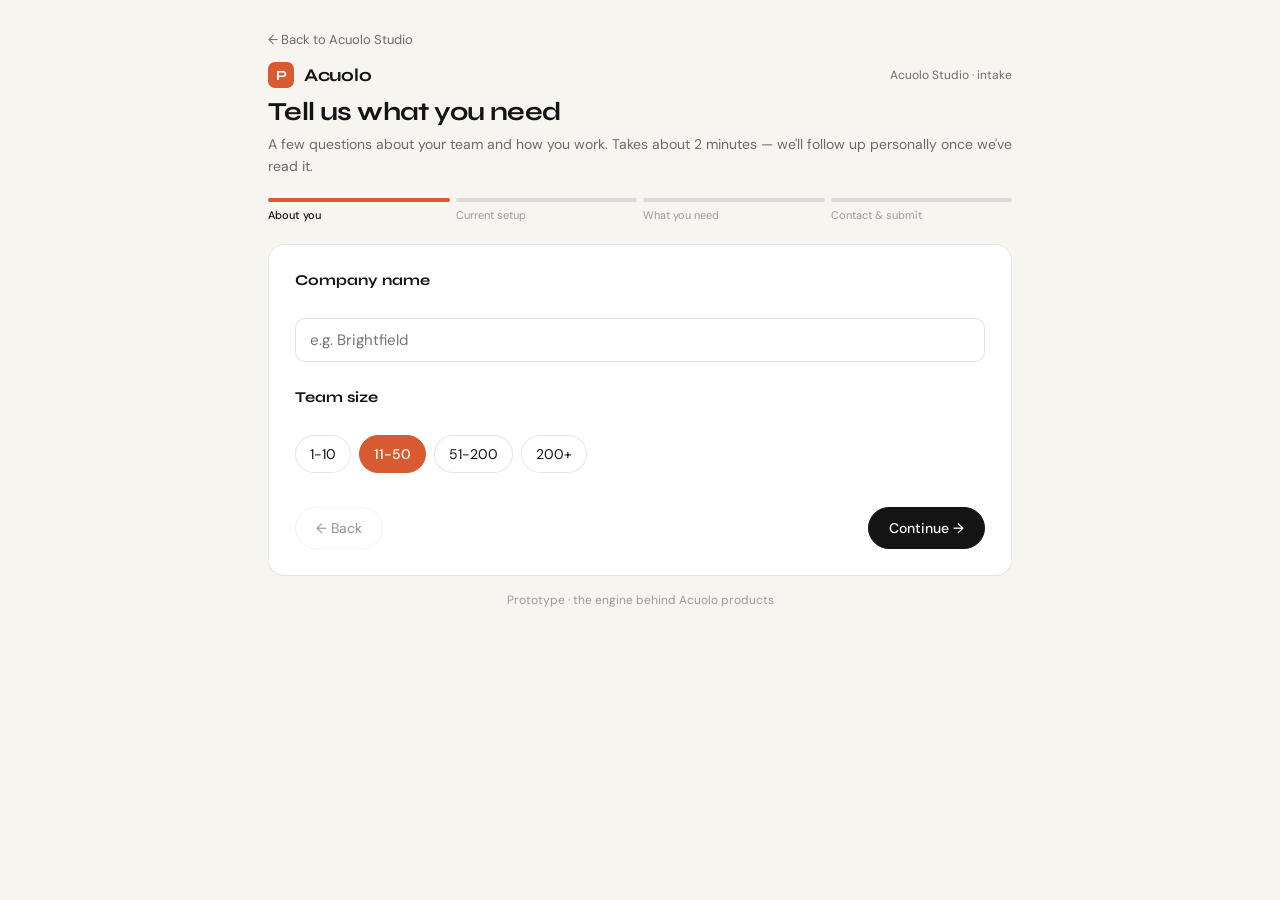
<file: products/studio-intake.html>
<!DOCTYPE html>
<html lang="en">
<head>
<meta charset="UTF-8">
<meta name="viewport" content="width=device-width, initial-scale=1.0">
<title>Tell us what you need — Acuolo Studio intake</title>
<meta name="description" content="Tell us what your company runs on today and what breaks. A short intake form for Acuolo Studio, a custom company operating system engineered by Fakir Technology Consultants.">
<link rel="canonical" href="https://peopleforge-ten.vercel.app/products/studio-intake">
<meta property="og:type" content="website">
<meta property="og:title" content="Acuolo Studio - custom people systems — Acuolo">
<meta property="og:description" content="A people management system built for how your company actually works, engineered by Fakir Technology Consultants. Tell us what you need, or book a discovery call.">
<meta property="og:url" content="https://peopleforge-ten.vercel.app/products/studio-intake">
<meta name="twitter:card" content="summary">
<link rel="stylesheet" href="/assets/css/brand.css">
<style>
:root{
  --muted:var(--text-muted); --light:var(--text-light);
  --display:var(--font-display); --body:var(--font-body);
}
*{box-sizing:border-box}
html,body{margin:0;padding:0;background:var(--linen);color:var(--anvil);font-family:var(--body)}
.wrap{max-width:780px;margin:0 auto;padding:28px 18px 60px}
.backlink{display:inline-flex;align-items:center;gap:5px;font-size:13px;color:var(--muted);text-decoration:none;margin-bottom:14px}
.backlink:hover{color:var(--coral)}
.brandbar{display:flex;align-items:center;gap:10px;margin-bottom:6px}
.mark{width:26px;height:26px;border-radius:7px;background:var(--coral);display:flex;align-items:center;justify-content:center;color:#fff;font-family:var(--display);font-weight:700;font-size:14px}
.brand{font-family:var(--display);font-weight:700;font-size:18px;letter-spacing:-.3px}
.tag{margin-left:auto;font-size:12px;color:var(--muted)}
h1{font-family:var(--display);font-weight:700;font-size:26px;letter-spacing:-.6px;margin:8px 0 6px}
.lede{font-size:14px;color:var(--muted);line-height:1.6;margin:0 0 20px}
.prog{display:flex;gap:6px;margin-bottom:22px}
.prog div{flex:1}
.bar{height:4px;border-radius:4px;background:var(--border)}
.bar.on{background:var(--coral)}
.plab{font-size:11px;margin-top:6px;color:var(--light)}
.plab.on{color:var(--anvil);font-weight:500}
.card{background:var(--white);border:1px solid var(--border);border-radius:16px;padding:26px}
@keyframes stepIn{from{opacity:0;transform:translateY(10px)}to{opacity:1;transform:translateY(0)}}
.card.step-anim{animation:stepIn .3s ease}
.sec{margin-bottom:26px}
.lab{font-family:var(--display);font-weight:700;font-size:15px}
.hint{font-size:13px;color:var(--muted);margin-top:2px;margin-bottom:10px}
.chip{font-family:var(--body);font-size:14px;padding:9px 14px;border-radius:100px;border:1.5px solid var(--border);
  background:#fff;color:var(--anvil);cursor:pointer;margin:0 8px 8px 0;transition:all .15s}
.chip:hover{border-color:var(--coral)}
.chip.on{background:var(--coral);border-color:var(--coral);color:#fff;font-weight:500}
input[type=text],input[type=email],textarea{font-family:var(--body);font-size:15px;width:100%;padding:11px 14px;border-radius:10px;border:1.5px solid var(--border);outline:none}
input[type=text]:focus,input[type=email]:focus,textarea:focus{border-color:var(--coral)}
textarea{resize:vertical;min-height:80px;font-family:var(--body)}
.grid{display:grid;grid-template-columns:1fr 1fr;gap:12px 24px;margin-top:14px}
.k{font-size:11px;color:var(--light);text-transform:uppercase;letter-spacing:.4px}
.v{font-size:14px;margin-top:2px}
.nav{display:flex;justify-content:space-between;margin-top:8px;gap:10px}
.btn{font-family:var(--body);font-size:14px;padding:11px 20px;border-radius:100px;border:1.5px solid var(--border);
  background:#fff;color:var(--anvil);cursor:pointer;display:inline-flex;align-items:center;gap:7px;transition:border-color .15s,background .15s}
.btn:hover{border-color:var(--anvil)}
.btn.dark{background:var(--anvil);color:#fff;border-color:var(--anvil);font-weight:500}
.btn.coral{background:var(--coral);color:#fff;border-color:var(--coral);font-weight:500}
.btn:disabled{opacity:.45;cursor:default}
.note{font-size:13px;background:var(--coral-light);color:var(--coral-dark);padding:10px 14px;border-radius:10px;margin-bottom:18px;line-height:1.5}
.errbox{font-size:13.5px;background:var(--coral-light);color:var(--coral-dark);padding:14px 16px;border-radius:10px;margin-top:16px;line-height:1.6}
.errbox a{color:var(--coral-dark);font-weight:500}
.confirm{text-align:center;padding:20px 0}
.confirm .big{font-size:44px;margin-bottom:10px}
.confirm h2{font-family:var(--display);font-size:22px;margin:0 0 10px}
.confirm p{font-size:14.5px;color:var(--muted);line-height:1.7;max-width:440px;margin:0 auto 22px}
.foot{text-align:center;font-size:12px;color:var(--light);margin-top:16px}
@media(max-width:560px){.grid{grid-template-columns:1fr}}
</style>
</head>
<body>
<div class="wrap">
  <a class="backlink" href="/products/studio">&larr; Back to Acuolo Studio</a>
  <div class="brandbar">
    <div class="mark">P</div>
    <div class="brand">Acuolo</div>
    <div class="tag">Acuolo Studio &middot; intake</div>
  </div>
  <h1>Tell us what you need</h1>
  <p class="lede">A few questions about your team and how you work. Takes about 2 minutes — we'll follow up personally once we've read it.</p>
  <div id="app"></div>
  <div class="foot">Prototype &middot; the engine behind Acuolo products</div>
</div>

<script>
var TEAM_SIZES=["1-10","11-50","51-200","200+"];
var TOOLS=["Spreadsheets","Airtable","Notion","An HR system (Personio, BambooHR, etc.)","A project tool (Asana, Jira, Monday, etc.)","A CRM","Nothing / ad-hoc"];
var PAIN_POINTS=["Too manual","Doesn't fit our process","Data scattered across tools","Too many separate subscriptions","Too expensive","Something else"];
var NEEDS=["People records & org chart","Hiring & onboarding","Reviews & progression","Time off & leave","Clients & pipeline","Projects & delivery","Approvals & internal requests","Reporting & dashboards","Integrations with other tools","Something else"];
var TIMELINES=["ASAP","Within a quarter","Just exploring"];
var STEPS=["About you","Current setup","What you need","Contact & submit"];

/* ============================ STATE ============================ */
var S={step:0,sending:false,sendError:false,sent:false,cfg:{
  company:"",teamSize:"11-50",
  tools:[],painPoint:"Doesn't fit our process",
  needs:[],details:"",
  timeline:"Within a quarter",name:"",email:""
}};

function esc(s){return String(s==null?"":s).replace(/[&<>"']/g,function(c){
  return {"&":"&amp;","<":"&lt;",">":"&gt;",'"':"&quot;","'":"&#39;"}[c];});}

/* ============================ RENDER ============================ */
var app=document.getElementById("app");

function chips(list,key,multi){
  return list.map(function(o){
    var on=multi?S.cfg[key].indexOf(o)>-1:S.cfg[key]===o;
    return '<button class="chip'+(on?" on":"")+'" data-act="'+(multi?"tog":"set")+'" data-k="'+key+'" data-v="'+esc(o)+'">'+
      (multi&&on?"&#10003; ":"")+esc(o)+'</button>';
  }).join("");
}

function render(){
  var c=S.cfg,h="";

  if(S.step<4){
    h+='<div class="prog">'+STEPS.map(function(s,i){
      return '<div><div class="bar'+(i<=S.step?" on":"")+'"></div><div class="plab'+(i===S.step?" on":"")+'">'+s+'</div></div>';
    }).join("")+'</div>';
  }

  h+='<div class="card">';

  if(S.step===0){
    h+='<div class="sec"><div class="lab">Company name</div><div class="hint">&nbsp;</div>'+
       '<input type="text" id="company" value="'+esc(c.company)+'" placeholder="e.g. Brightfield"></div>';
    h+='<div class="sec"><div class="lab">Team size</div><div class="hint">&nbsp;</div>'+chips(TEAM_SIZES,"teamSize")+'</div>';
  }

  if(S.step===1){
    h+='<div class="sec"><div class="lab">What do you use today?</div><div class="hint">Pick everything that applies.</div>'+chips(TOOLS,"tools",true)+'</div>';
    h+='<div class="sec"><div class="lab">What’s the main problem with it?</div><div class="hint">&nbsp;</div>'+chips(PAIN_POINTS,"painPoint")+'</div>';
  }

  if(S.step===2){
    h+='<div class="sec"><div class="lab">What do you need it to handle?</div><div class="hint">Pick everything that applies.</div>'+chips(NEEDS,"needs",true)+'</div>';
    h+='<div class="sec"><div class="lab">Anything else worth knowing?</div><div class="hint">Optional. Quirks, must-haves, tools it needs to talk to.</div>'+
       '<textarea id="details" placeholder="e.g. Needs to sync with our payroll provider">'+esc(c.details)+'</textarea></div>';
  }

  if(S.step===3){
    h+='<div class="sec"><div class="lab">Timeline</div><div class="hint">&nbsp;</div>'+chips(TIMELINES,"timeline")+'</div>';
    h+='<div class="sec"><div class="lab">Your name</div><div class="hint">&nbsp;</div>'+
       '<input type="text" id="name" value="'+esc(c.name)+'" placeholder="e.g. Sepehr Azhari"></div>';
    h+='<div class="sec"><div class="lab">Work email</div><div class="hint">So we know where to reply.</div>'+
       '<input type="email" id="email" value="'+esc(c.email)+'" placeholder="you@company.com"></div>';
    var kv=[["Company",c.company||"-"],["Team size",c.teamSize],
      ["Current tools",c.tools.join(", ")||"-"],["Main pain point",c.painPoint],
      ["Needs",c.needs.join(", ")||"-"],["Timeline",c.timeline]];
    h+='<div class="lab">Review</div><div class="hint">Step back to change anything.</div><div class="grid">'+
       kv.map(function(p){return '<div><div class="k">'+p[0]+'</div><div class="v">'+esc(p[1])+'</div></div>';}).join("")+'</div>';
    if(S.sendError){
      h+='<div class="errbox">Something went wrong sending this — your connection may have dropped. Please try again, or email us directly at '+
         '<a href="mailto:hello@acuolo.com">hello@acuolo.com</a> and we’ll pick it up from there.</div>';
    }
  }

  if(S.step===4){ h+=confirmHTML(c); }

  if(S.step<4){
    h+='<div class="nav"><button class="btn" data-act="back"'+(S.step===0?" disabled":"")+'>&larr; Back</button>';
    h+= S.step<3
      ? '<button class="btn dark" data-act="next">Continue &rarr;</button>'
      : '<button class="btn coral" data-act="send"'+(S.sending?" disabled":"")+'>'+(S.sending?"Sending…":"Send inquiry")+'</button>';
    h+='</div>';
  }

  h+='</div>';
  app.innerHTML=h;
}

function confirmHTML(c){
  var h='<div class="confirm">';
  h+='<div class="big">&#10003;</div>';
  h+='<h2>Got it, '+esc(c.name.split(" ")[0]||"thanks")+'.</h2>';
  h+='<p>We’ve got what you sent and will reply at '+esc(c.email)+' within a couple of business days to arrange your free discovery call.</p>';
  h+='<div class="nav" style="justify-content:center;gap:10px">'+
     '<button class="btn" onclick="location.href=\'/\'">&larr; Back to Acuolo</button>'+
     '</div>';
  h+='</div>';
  return h;
}

/* ============================ SUBMIT ============================ */
function toSummary(c){
  var lines=[];
  lines.push("New Acuolo Studio inquiry");
  lines.push("");
  lines.push("Company: "+(c.company||"-"));
  lines.push("Team size: "+c.teamSize);
  lines.push("Contact: "+(c.name||"-")+" <"+(c.email||"-")+">");
  lines.push("Timeline: "+c.timeline);
  lines.push("");
  lines.push("Current tools: "+(c.tools.join(", ")||"-"));
  lines.push("Main pain point: "+c.painPoint);
  lines.push("Needs: "+(c.needs.join(", ")||"-"));
  if(c.details) lines.push("Notes: "+c.details);
  return lines.join("\n");
}

function submitInquiry(){
  S.sending=true; S.sendError=false; render();
  var payload={config:{company:S.cfg.company||"(no company given)"},document:toSummary(S.cfg)};
  fetch("/api/notify",{method:"POST",headers:{"Content-Type":"application/json"},body:JSON.stringify(payload)})
    .then(function(res){
      if(!res.ok) throw new Error("bad status");
      return res.json();
    })
    .then(function(data){
      S.sending=false;
      if(data && data.ok){ S.step=4; S.sent=true; render(); window.scrollTo({top:0,behavior:"smooth"}); }
      else { S.sendError=true; render(); }
    })
    .catch(function(){
      S.sending=false; S.sendError=true; render();
    });
}

/* ============================ STEP TRANSITION ============================ */
function renderStep(){
  render();
  var card=app.querySelector(".card");
  if(card) card.classList.add("step-anim");
}

/* ============================ EVENTS ============================ */
app.addEventListener("input",function(e){
  if(e.target.id==="company") S.cfg.company=e.target.value;
  if(e.target.id==="details") S.cfg.details=e.target.value;
  if(e.target.id==="name") S.cfg.name=e.target.value;
  if(e.target.id==="email") S.cfg.email=e.target.value;
});

app.addEventListener("click",function(e){
  var b=e.target.closest("[data-act]"); if(!b) return;
  var act=b.getAttribute("data-act"),k=b.getAttribute("data-k"),v=b.getAttribute("data-v");

  if(act==="set"){ S.cfg[k]=v; render(); }
  else if(act==="tog"){
    var a=S.cfg[k],i=a.indexOf(v);
    if(i>-1) a.splice(i,1); else a.push(v);
    render();
  }
  else if(act==="next"){ S.step++; renderStep(); window.scrollTo({top:0,behavior:"smooth"}); }
  else if(act==="back"){ S.step--; renderStep(); window.scrollTo({top:0,behavior:"smooth"}); }
  else if(act==="send"){ submitInquiry(); }
});

render();
</script>
</body>
</html>
</file>
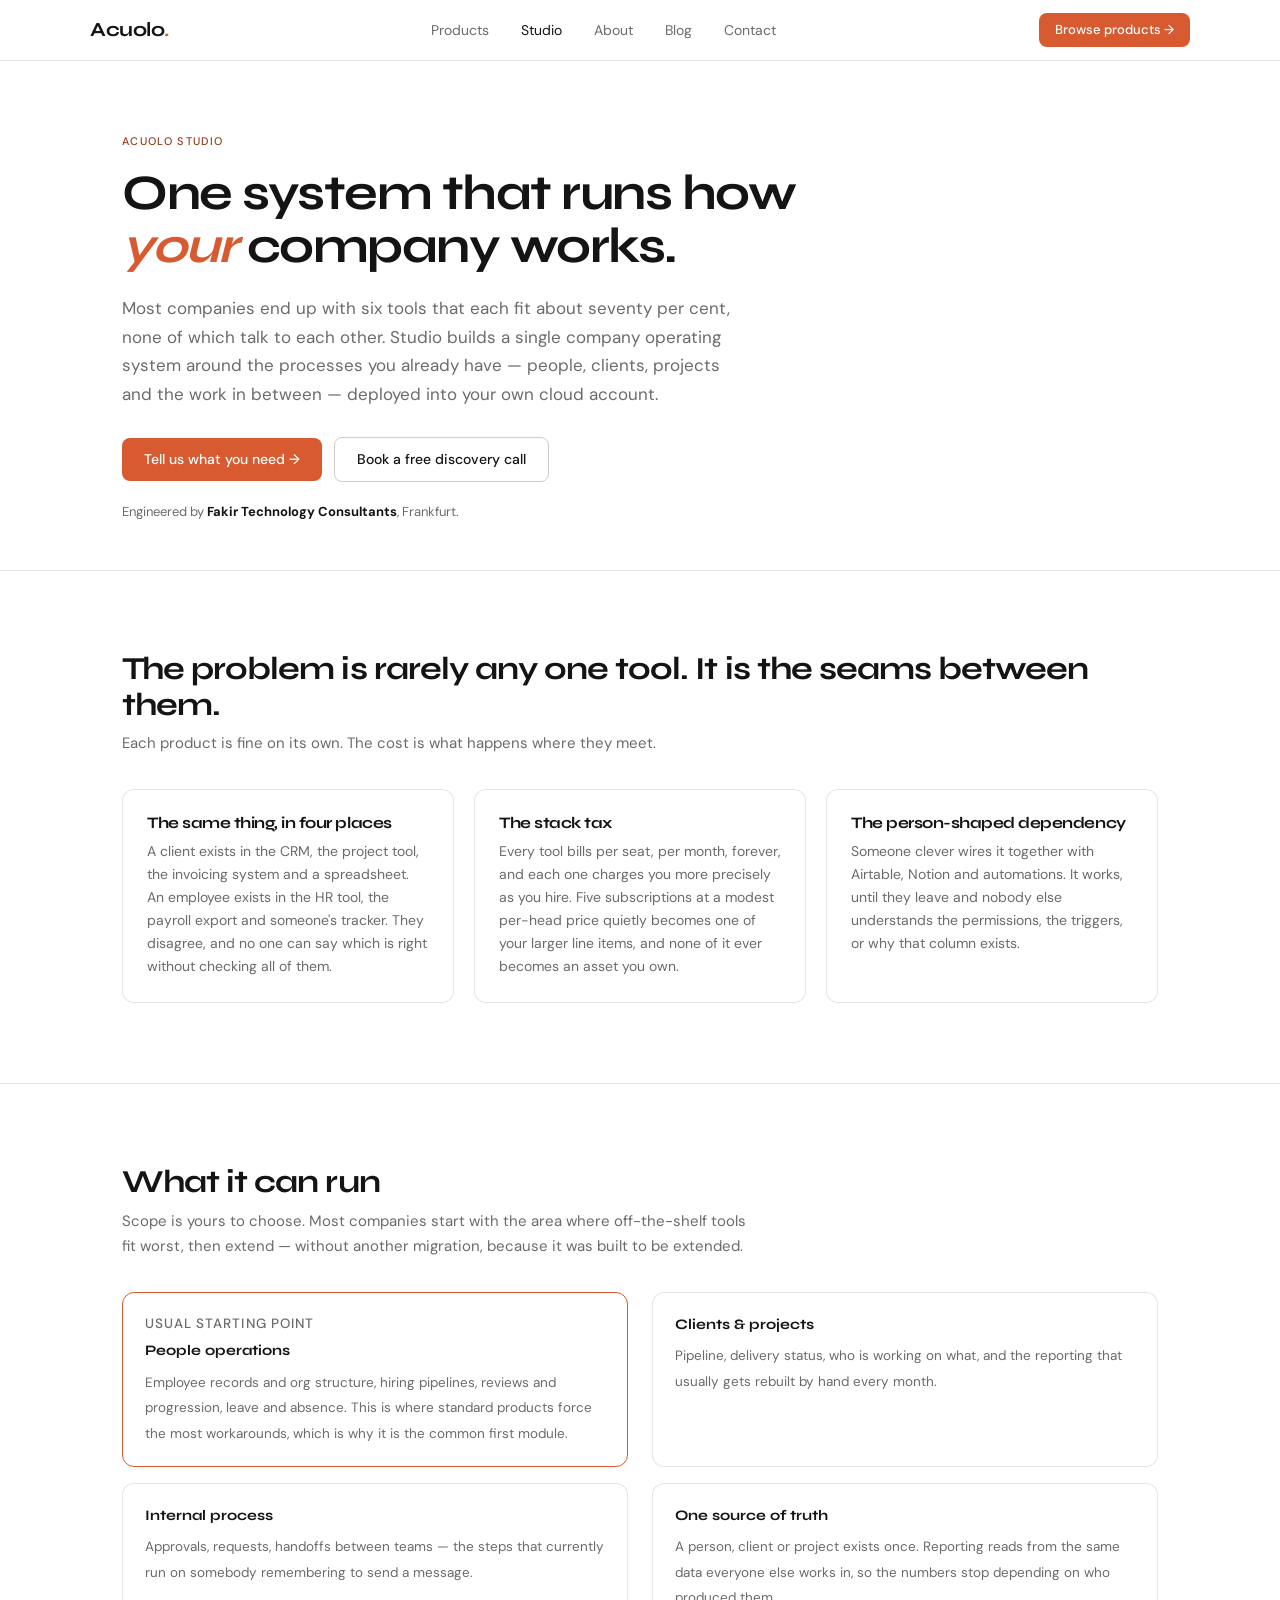
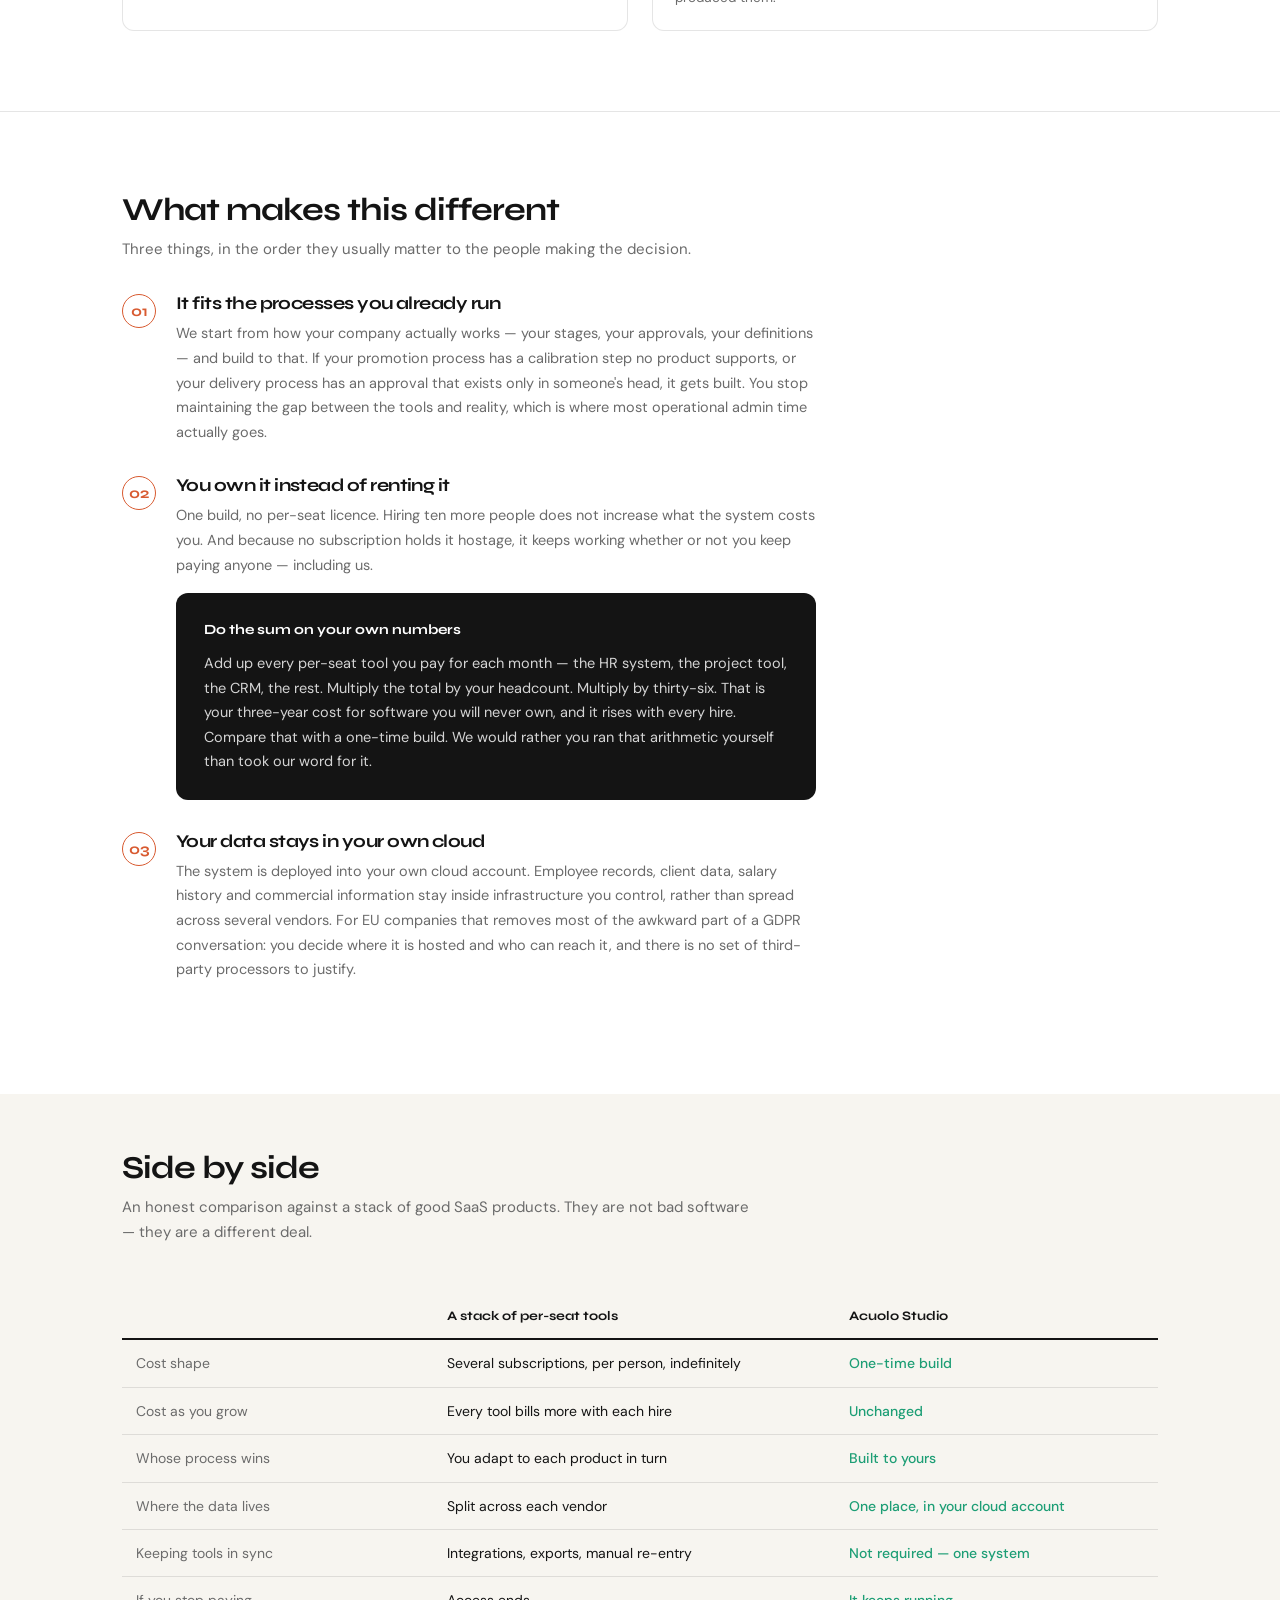
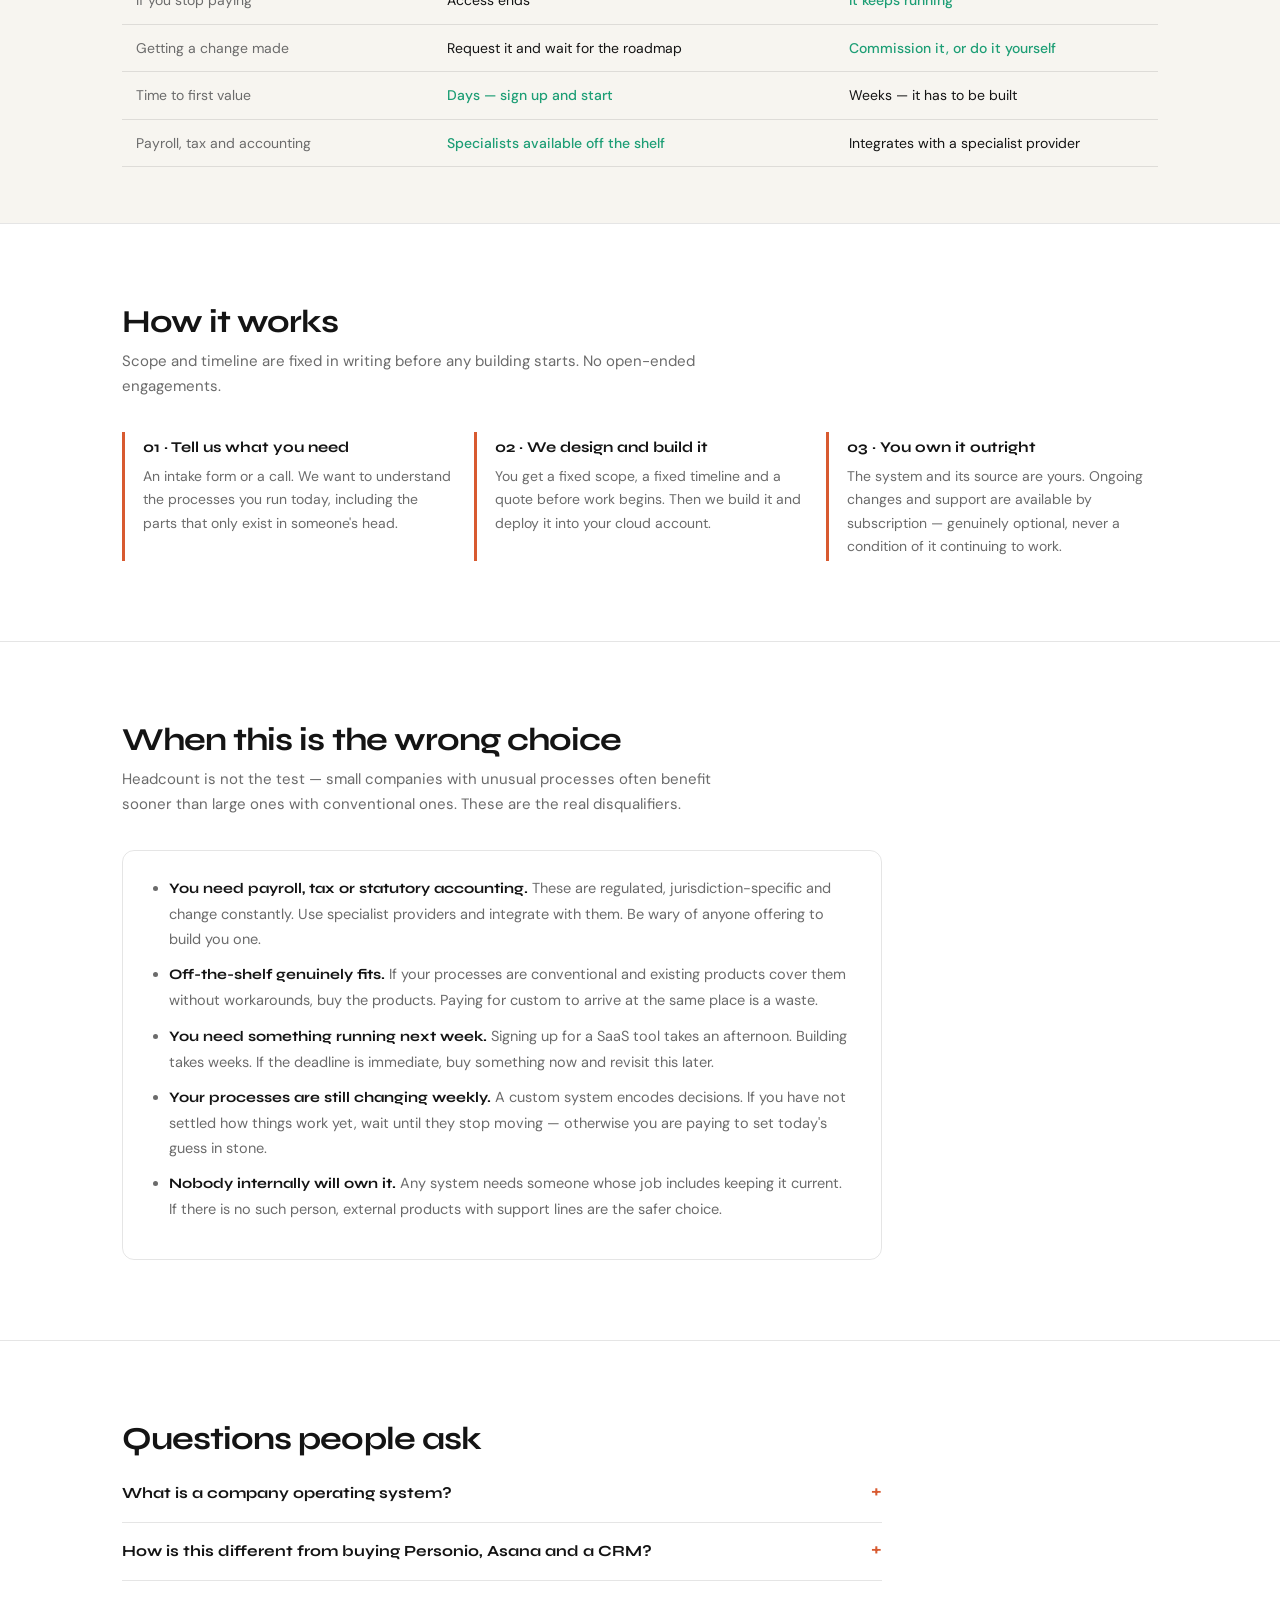
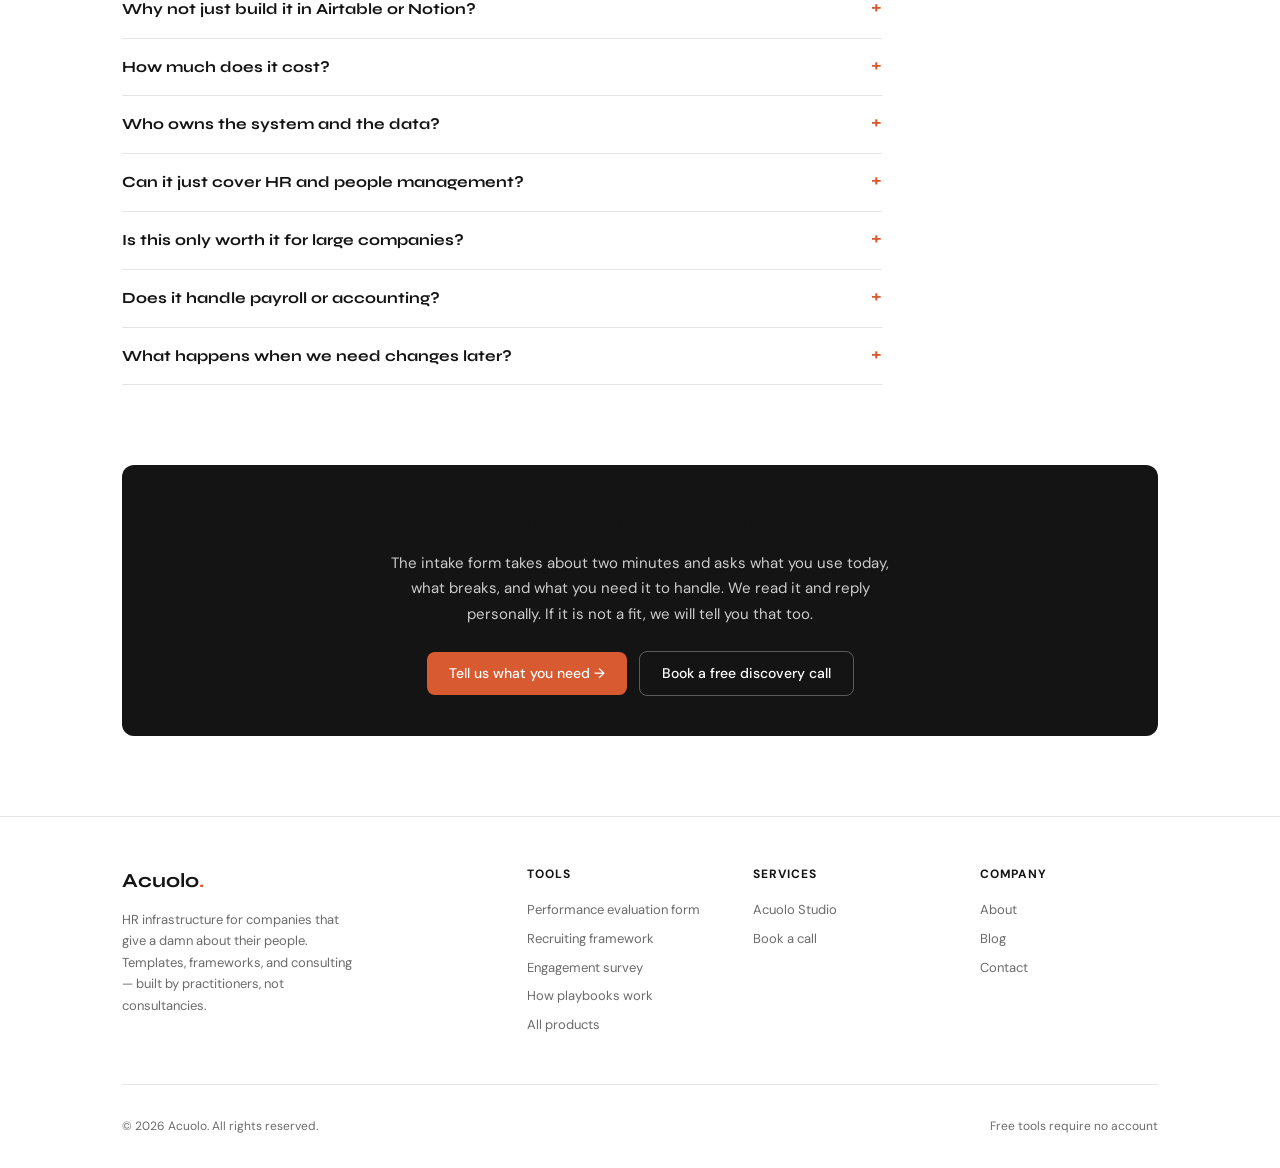
<file: products/studio.html>
<!DOCTYPE html>
<html lang="en">
<head>
<meta charset="UTF-8">
<meta name="viewport" content="width=device-width, initial-scale=1.0">
<title>Custom Company Operating System — One System That Fits How You Work | Acuolo Studio</title>
<meta name="description" content="A custom company operating system: one internal system built around how your company already works, covering people, clients, projects and process. Runs in your own cloud account. One-time build, no per-seat fees, you own it.">
<link rel="canonical" href="https://peopleforge-ten.vercel.app/products/studio">
<meta property="og:type" content="website">
<meta property="og:title" content="Custom Company Operating System | Acuolo Studio">
<meta property="og:description" content="One custom internal system built around how your company already works — people, clients, projects and process — running in your own cloud account. You own it.">
<meta property="og:url" content="https://peopleforge-ten.vercel.app/products/studio">
<meta name="twitter:card" content="summary">
<link rel="stylesheet" href="/assets/css/brand.css">
<link rel="stylesheet" href="/assets/css/site.css">
<style>
.st-hero{padding:4.5rem 0 3rem}
.st-eyebrow{font-size:11px;font-weight:500;letter-spacing:.12em;text-transform:uppercase;color:var(--coral-dark);margin-bottom:1rem}
.st-hero h1{font-size:clamp(2rem,4vw,3.1rem);max-width:760px;line-height:1.08;margin-bottom:1.25rem}
.st-lede{font-size:17px;color:var(--text-muted);max-width:620px;line-height:1.7;margin-bottom:1.75rem}
.st-ctas{display:flex;gap:12px;flex-wrap:wrap;align-items:center}
.st-by{font-size:13px;color:var(--text-muted);margin-top:1.25rem}
.st-by strong{color:var(--text)}
.st-band{background:var(--linen);padding:3.5rem 0}
.st-h2{font-size:clamp(1.5rem,2.6vw,2rem);margin-bottom:.6rem}
.st-sub{font-size:15px;color:var(--text-muted);max-width:640px;line-height:1.7;margin-bottom:2rem}
.st-3{display:grid;grid-template-columns:repeat(3,1fr);gap:1.25rem}
.st-card{background:var(--white);border:1px solid var(--border);border-radius:var(--radius);padding:1.5rem}
.st-card h3{font-size:16px;margin-bottom:.5rem}
.st-card p{font-size:14px;color:var(--text-muted);line-height:1.65}
.st-pillar{display:grid;grid-template-columns:auto 1fr;gap:1rem 1.25rem;align-items:start;margin-bottom:2rem}
.st-pnum{font-family:var(--font-display);font-weight:700;font-size:15px;color:var(--coral);border:1.5px solid var(--coral);
  border-radius:100px;width:34px;height:34px;display:flex;align-items:center;justify-content:center;flex-shrink:0}
.st-pillar h3{font-size:18px;margin-bottom:.45rem}
.st-pillar p{font-size:14.5px;color:var(--text-muted);line-height:1.7;max-width:640px}
.st-maths{background:var(--anvil);color:#fff;border-radius:var(--radius);padding:1.6rem 1.75rem;margin-top:1rem;max-width:640px}
.st-maths b{font-family:var(--font-display);font-size:14px;display:block;margin-bottom:.6rem}
.st-maths p{font-size:14.5px;line-height:1.7;color:rgba(255,255,255,.82);margin:0}
.st-table{width:100%;border-collapse:collapse;font-size:14px;margin-top:1rem}
.st-table th,.st-table td{text-align:left;padding:12px 14px;border-bottom:1px solid var(--border);vertical-align:top}
.st-table th{font-family:var(--font-display);font-size:13px}
.st-table thead th{border-bottom:2px solid var(--anvil)}
.st-table td:first-child{color:var(--text-muted);width:30%}
.st-table .yes{color:var(--teal);font-weight:500}
.st-scroll{overflow-x:auto}
.st-steps{display:grid;grid-template-columns:repeat(3,1fr);gap:1.25rem}
.st-step{border-left:3px solid var(--coral);padding:.2rem 0 .2rem 1.1rem}
.st-step b{font-family:var(--font-display);font-size:15px;display:block;margin-bottom:.4rem}
.st-step p{font-size:14px;color:var(--text-muted);line-height:1.65;margin:0}
.st-not{border:1.5px solid var(--border);border-radius:var(--radius);padding:1.6rem 1.75rem;max-width:760px}
.st-not li{font-size:14.5px;line-height:1.7;margin-bottom:.7rem;color:var(--text-muted)}
.st-not li b{color:var(--text);font-family:var(--font-display);font-size:14.5px}
.st-faq{max-width:760px}
.st-faq details{border-bottom:1px solid var(--border);padding:1rem 0}
.st-faq summary{font-family:var(--font-display);font-weight:700;font-size:15.5px;cursor:pointer;list-style:none;
  display:flex;justify-content:space-between;gap:1rem;align-items:flex-start}
.st-faq summary::-webkit-details-marker{display:none}
.st-faq summary::after{content:"+";color:var(--coral);font-size:19px;line-height:1;flex-shrink:0}
.st-faq details[open] summary::after{content:"\2212"}
.st-faq p{font-size:14.5px;color:var(--text-muted);line-height:1.7;margin:.75rem 0 0;max-width:700px}
.st-final{background:var(--anvil);color:#fff;border-radius:var(--radius);padding:2.5rem 2rem;text-align:center}
.st-final h2{font-size:clamp(1.4rem,2.4vw,1.9rem);margin-bottom:.75rem}
.st-final p{font-size:15px;color:rgba(255,255,255,.78);max-width:520px;margin:0 auto 1.5rem;line-height:1.7}
.st-final .st-ctas{justify-content:center}
.st-dom{display:grid;grid-template-columns:repeat(2,1fr);gap:1rem 1.5rem;margin-top:1.25rem}
.st-domcard{border:1px solid var(--border);border-radius:var(--radius);padding:1.25rem 1.35rem;background:var(--white)}
.st-domcard b{font-family:var(--font-display);font-size:14.5px;display:block;margin-bottom:.4rem}
.st-domcard span{font-size:13.5px;color:var(--text-muted);line-height:1.6}
.st-domcard.lead{border-color:var(--coral);border-width:1.5px}
.st-domtag{font-size:10.5px;text-transform:uppercase;letter-spacing:.08em;color:var(--coral-dark);font-weight:500;display:block;margin-bottom:.3rem}
@media(max-width:860px){.st-3,.st-steps,.st-dom{grid-template-columns:1fr}}
</style>
<script type="application/ld+json">
{
  "@context": "https://schema.org",
  "@graph": [
    {
      "@type": "Service",
      "@id": "https://peopleforge-ten.vercel.app/products/studio#service",
      "name": "Acuolo Studio",
      "serviceType": "Custom company operating system and internal software development",
      "description": "A custom company operating system: one internal system built around an organisation's existing processes, covering people operations, clients and projects, internal process and reporting. Deployed into the client's own cloud account. One-time build with no per-seat licence fees; the client owns the system, the source and the data.",
      "provider": {
        "@type": "Organization",
        "name": "Fakir Technology Consultants",
        "address": { "@type": "PostalAddress", "addressLocality": "Frankfurt", "addressCountry": "DE" }
      },
      "areaServed": "Worldwide",
      "audience": { "@type": "BusinessAudience", "audienceType": "Startups, scale-ups and small companies" },
      "url": "https://peopleforge-ten.vercel.app/products/studio"
    },
    {
      "@type": "FAQPage",
      "mainEntity": [
        { "@type": "Question", "name": "What is a company operating system?",
          "acceptedAnswer": { "@type": "Answer", "text": "A company operating system is a single internal system that runs how an organisation actually works, rather than a collection of separate products each covering one slice. It typically holds people records, clients and projects, internal processes and reporting in one place, so the same person, client or project exists once instead of in four disconnected tools. Built custom, it encodes the processes a company already uses rather than imposing a vendor's model." } },
        { "@type": "Question", "name": "How is this different from buying Personio, Asana and a CRM?",
          "acceptedAnswer": { "@type": "Answer", "text": "Those are good products, but each is designed around its own model of how you should work, each bills per seat every month, and none of them knows about the others. The cost is the subscriptions plus the seams between them: the same client or employee maintained in several places, and the manual work of keeping them agreeing. A custom company operating system replaces the seams with one system, built once, that you own." } },
        { "@type": "Question", "name": "Why not just build it in Airtable or Notion?",
          "acceptedAnswer": { "@type": "Answer", "text": "Airtable and Notion are good at structured lists and documents, and many companies get a long way with them. They tend to break down on process logic: permissions that differ by role, steps that must happen in a set order, calculations that have to be right, and anything that needs to run without someone remembering to trigger it. They also charge per seat, and the setup usually lives in one person's head until that person leaves." } },
        { "@type": "Question", "name": "How much does a custom company operating system cost?",
          "acceptedAnswer": { "@type": "Answer", "text": "It is quoted per project after a discovery call, because cost depends entirely on scope. A useful comparison is to add up every per-seat tool you currently pay for, multiply the total by your headcount, and multiply that by thirty-six months. That is your three-year cost for software you will never own, and it rises with every hire." } },
        { "@type": "Question", "name": "Who owns the system and the data?",
          "acceptedAnswer": { "@type": "Answer", "text": "You do, including the source. The system is deployed into your own cloud account, so company and employee data stays inside infrastructure you control rather than a vendor's. For companies in the EU this simplifies GDPR questions considerably, because you determine where data is hosted and who can reach it." } },
        { "@type": "Question", "name": "Can it just cover HR and people management?",
          "acceptedAnswer": { "@type": "Answer", "text": "Yes, and that is a common starting point. People operations - records, hiring, reviews, progression, leave - is usually the area where off-the-shelf tools fit worst, so it is a sensible first module. The system can then extend to clients, projects and internal process without another migration, because it was built to be extended." } },
        { "@type": "Question", "name": "Is this only worth it for large companies?",
          "acceptedAnswer": { "@type": "Answer", "text": "No. Headcount is the wrong test. What matters is whether your processes are unusual enough that off-the-shelf tools force you into workarounds, and how many per-seat subscriptions you are already paying for tools that each only partly fit. Small companies with distinctive processes often benefit sooner than large ones with conventional ones." } },
        { "@type": "Question", "name": "Does it handle payroll or accounting?",
          "acceptedAnswer": { "@type": "Answer", "text": "No, and you should be wary of anyone who says otherwise. Payroll, tax and statutory accounting are regulated, jurisdiction-specific and change constantly, so they belong with specialist providers. A custom system integrates with them rather than replacing them." } },
        { "@type": "Question", "name": "What happens when we need changes later?",
          "acceptedAnswer": { "@type": "Answer", "text": "Because you own the system and the source, changes can be made by us, by another developer, or by your own team. Ongoing support and new features are available as an optional subscription, but nothing stops working if you decline it." } }
      ]
    }
  ]
}
</script>
</head>

<body>

<nav class="site-nav" role="navigation" aria-label="Main navigation">
  <div class="nav-inner">
    <a class="nav-logo" href="/" aria-label="Acuolo home">Acuolo<span>.</span></a>
    <div class="nav-links">
      <a href="/shop">Products</a>
      <a href="/products/studio" class="active">Studio</a>
      <a href="/about">About</a>
      <a href="/blog">Blog</a>
      <a href="mailto:hello@acuolo.com">Contact</a>
    </div>
    <div class="nav-cta">
      <a class="btn btn-primary btn-sm" href="/shop">Browse products &rarr;</a>
    </div>
    <button class="nav-toggle" aria-label="Open menu" aria-expanded="false" aria-controls="navMobilePanel" onclick="toggleMobileNav()">
      <span></span><span></span><span></span>
    </button>
  </div>
  <div class="nav-mobile-panel" id="navMobilePanel">
    <a href="/shop">Products</a>
    <a href="/products/studio">Studio</a>
    <a href="/about">About</a>
    <a href="/blog">Blog</a>
    <a href="mailto:hello@acuolo.com">Contact</a>
    <a class="btn btn-primary btn-sm" href="/shop">Browse products &rarr;</a>
  </div>
</nav>

<main role="main">

  <section class="hero st-hero">
    <div class="container">
      <p class="st-eyebrow">Acuolo Studio</p>
      <h1>One system that runs how <em>your</em> company works.</h1>
      <p class="st-lede">Most companies end up with six tools that each fit about seventy per cent, none of which talk to each other. Studio builds a single company operating system around the processes you already have — people, clients, projects and the work in between — deployed into your own cloud account.</p>
      <div class="st-ctas">
        <a class="btn btn-primary" href="/products/studio-intake">Tell us what you need →</a>
        <a class="btn btn-outline" href="/products/studio-intake">Book a free discovery call</a>
      </div>
      <p class="st-by">Engineered by <strong>Fakir Technology Consultants</strong>, Frankfurt.</p>
    </div>
  </section>

  <div class="divider"></div>

  <section class="section">
    <div class="container">
      <h2 class="st-h2">The problem is rarely any one tool. It is the seams between them.</h2>
      <p class="st-sub">Each product is fine on its own. The cost is what happens where they meet.</p>
      <div class="st-3">
        <div class="st-card">
          <h3>The same thing, in four places</h3>
          <p>A client exists in the CRM, the project tool, the invoicing system and a spreadsheet. An employee exists in the HR tool, the payroll export and someone's tracker. They disagree, and no one can say which is right without checking all of them.</p>
        </div>
        <div class="st-card">
          <h3>The stack tax</h3>
          <p>Every tool bills per seat, per month, forever, and each one charges you more precisely as you hire. Five subscriptions at a modest per-head price quietly becomes one of your larger line items, and none of it ever becomes an asset you own.</p>
        </div>
        <div class="st-card">
          <h3>The person-shaped dependency</h3>
          <p>Someone clever wires it together with Airtable, Notion and automations. It works, until they leave and nobody else understands the permissions, the triggers, or why that column exists.</p>
        </div>
      </div>
    </div>
  </section>

  <div class="divider"></div>

  <section class="section">
    <div class="container">
      <h2 class="st-h2">What it can run</h2>
      <p class="st-sub">Scope is yours to choose. Most companies start with the area where off-the-shelf tools fit worst, then extend — without another migration, because it was built to be extended.</p>
      <div class="st-dom">
        <div class="st-domcard lead">
          <span class="st-domtag">Usual starting point</span>
          <b>People operations</b>
          <span>Employee records and org structure, hiring pipelines, reviews and progression, leave and absence. This is where standard products force the most workarounds, which is why it is the common first module.</span>
        </div>
        <div class="st-domcard">
          <b>Clients &amp; projects</b>
          <span>Pipeline, delivery status, who is working on what, and the reporting that usually gets rebuilt by hand every month.</span>
        </div>
        <div class="st-domcard">
          <b>Internal process</b>
          <span>Approvals, requests, handoffs between teams — the steps that currently run on somebody remembering to send a message.</span>
        </div>
        <div class="st-domcard">
          <b>One source of truth</b>
          <span>A person, client or project exists once. Reporting reads from the same data everyone else works in, so the numbers stop depending on who produced them.</span>
        </div>
      </div>
    </div>
  </section>

  <div class="divider"></div>

  <section class="section">
    <div class="container">
      <h2 class="st-h2">What makes this different</h2>
      <p class="st-sub">Three things, in the order they usually matter to the people making the decision.</p>

      <div class="st-pillar">
        <div class="st-pnum">01</div>
        <div>
          <h3>It fits the processes you already run</h3>
          <p>We start from how your company actually works — your stages, your approvals, your definitions — and build to that. If your promotion process has a calibration step no product supports, or your delivery process has an approval that exists only in someone's head, it gets built. You stop maintaining the gap between the tools and reality, which is where most operational admin time actually goes.</p>
        </div>
      </div>

      <div class="st-pillar">
        <div class="st-pnum">02</div>
        <div>
          <h3>You own it instead of renting it</h3>
          <p>One build, no per-seat licence. Hiring ten more people does not increase what the system costs you. And because no subscription holds it hostage, it keeps working whether or not you keep paying anyone — including us.</p>
          <div class="st-maths">
            <b>Do the sum on your own numbers</b>
            <p>Add up every per-seat tool you pay for each month — the HR system, the project tool, the CRM, the rest. Multiply the total by your headcount. Multiply by thirty-six. That is your three-year cost for software you will never own, and it rises with every hire. Compare that with a one-time build. We would rather you ran that arithmetic yourself than took our word for it.</p>
          </div>
        </div>
      </div>

      <div class="st-pillar">
        <div class="st-pnum">03</div>
        <div>
          <h3>Your data stays in your own cloud</h3>
          <p>The system is deployed into your own cloud account. Employee records, client data, salary history and commercial information stay inside infrastructure you control, rather than spread across several vendors. For EU companies that removes most of the awkward part of a GDPR conversation: you decide where it is hosted and who can reach it, and there is no set of third-party processors to justify.</p>
        </div>
      </div>
    </div>
  </section>

  <section class="st-band">
    <div class="container">
      <h2 class="st-h2">Side by side</h2>
      <p class="st-sub">An honest comparison against a stack of good SaaS products. They are not bad software — they are a different deal.</p>
      <div class="st-scroll">
        <table class="st-table">
          <thead>
            <tr><th></th><th>A stack of per-seat tools</th><th>Acuolo Studio</th></tr>
          </thead>
          <tbody>
            <tr><td>Cost shape</td><td>Several subscriptions, per person, indefinitely</td><td class="yes">One-time build</td></tr>
            <tr><td>Cost as you grow</td><td>Every tool bills more with each hire</td><td class="yes">Unchanged</td></tr>
            <tr><td>Whose process wins</td><td>You adapt to each product in turn</td><td class="yes">Built to yours</td></tr>
            <tr><td>Where the data lives</td><td>Split across each vendor</td><td class="yes">One place, in your cloud account</td></tr>
            <tr><td>Keeping tools in sync</td><td>Integrations, exports, manual re-entry</td><td class="yes">Not required — one system</td></tr>
            <tr><td>If you stop paying</td><td>Access ends</td><td class="yes">It keeps running</td></tr>
            <tr><td>Getting a change made</td><td>Request it and wait for the roadmap</td><td class="yes">Commission it, or do it yourself</td></tr>
            <tr><td>Time to first value</td><td class="yes">Days — sign up and start</td><td>Weeks — it has to be built</td></tr>
            <tr><td>Payroll, tax and accounting</td><td class="yes">Specialists available off the shelf</td><td>Integrates with a specialist provider</td></tr>
          </tbody>
        </table>
      </div>
    </div>
  </section>

  <div class="divider"></div>

  <section class="section">
    <div class="container">
      <h2 class="st-h2">How it works</h2>
      <p class="st-sub">Scope and timeline are fixed in writing before any building starts. No open-ended engagements.</p>
      <div class="st-steps">
        <div class="st-step">
          <b>01 · Tell us what you need</b>
          <p>An intake form or a call. We want to understand the processes you run today, including the parts that only exist in someone's head.</p>
        </div>
        <div class="st-step">
          <b>02 · We design and build it</b>
          <p>You get a fixed scope, a fixed timeline and a quote before work begins. Then we build it and deploy it into your cloud account.</p>
        </div>
        <div class="st-step">
          <b>03 · You own it outright</b>
          <p>The system and its source are yours. Ongoing changes and support are available by subscription — genuinely optional, never a condition of it continuing to work.</p>
        </div>
      </div>
    </div>
  </section>

  <div class="divider"></div>

  <section class="section">
    <div class="container">
      <h2 class="st-h2">When this is the wrong choice</h2>
      <p class="st-sub">Headcount is not the test — small companies with unusual processes often benefit sooner than large ones with conventional ones. These are the real disqualifiers.</p>
      <div class="st-not">
        <ul style="margin:0;padding-left:1.1rem">
          <li><b>You need payroll, tax or statutory accounting.</b> These are regulated, jurisdiction-specific and change constantly. Use specialist providers and integrate with them. Be wary of anyone offering to build you one.</li>
          <li><b>Off-the-shelf genuinely fits.</b> If your processes are conventional and existing products cover them without workarounds, buy the products. Paying for custom to arrive at the same place is a waste.</li>
          <li><b>You need something running next week.</b> Signing up for a SaaS tool takes an afternoon. Building takes weeks. If the deadline is immediate, buy something now and revisit this later.</li>
          <li><b>Your processes are still changing weekly.</b> A custom system encodes decisions. If you have not settled how things work yet, wait until they stop moving — otherwise you are paying to set today's guess in stone.</li>
          <li><b>Nobody internally will own it.</b> Any system needs someone whose job includes keeping it current. If there is no such person, external products with support lines are the safer choice.</li>
        </ul>
      </div>
    </div>
  </section>

  <div class="divider"></div>

  <section class="section">
    <div class="container">
      <h2 class="st-h2">Questions people ask</h2>
      <div class="st-faq">
        <details><summary>What is a company operating system?</summary><p>A single internal system that runs how your organisation actually works, rather than a collection of separate products each covering one slice. It typically holds people records, clients and projects, internal processes and reporting in one place, so the same person, client or project exists once instead of in four disconnected tools. Built custom, it encodes the processes you already use rather than imposing a vendor's model.</p></details>
        <details><summary>How is this different from buying Personio, Asana and a CRM?</summary><p>Those are good products, but each is designed around its own model of how you should work, each bills per seat every month, and none of them knows about the others. The cost is the subscriptions plus the seams between them: the same client or employee maintained in several places, and the manual work of keeping them agreeing. Studio replaces the seams with one system, built once, that you own.</p></details>
        <details><summary>Why not just build it in Airtable or Notion?</summary><p>Airtable and Notion are good at structured lists and documents, and many companies get a long way with them. They tend to break down on process logic: permissions that differ by role, steps that must happen in a set order, calculations that have to be right, and anything that needs to run without someone remembering to trigger it. They also charge per seat, and the setup usually lives in one person's head until that person leaves.</p></details>
        <details><summary>How much does it cost?</summary><p>It is quoted per project after a discovery call, because cost depends entirely on scope. The useful comparison is your own current spend: add up every per-seat tool you pay for, multiply the total by headcount, multiply by thirty-six months. That is your three-year cost for software you will never own.</p></details>
        <details><summary>Who owns the system and the data?</summary><p>You do, including the source. The system is deployed into your own cloud account, so company and employee data stays inside infrastructure you control rather than a vendor's. For companies in the EU this simplifies GDPR questions considerably, because you determine where data is hosted and who can reach it.</p></details>
        <details><summary>Can it just cover HR and people management?</summary><p>Yes, and that is a common starting point. People operations — records, hiring, reviews, progression, leave — is usually where off-the-shelf tools fit worst, so it is a sensible first module. The system can then extend to clients, projects and internal process without another migration, because it was built to be extended.</p></details>
        <details><summary>Is this only worth it for large companies?</summary><p>No — headcount is the wrong test. What matters is whether your processes are unusual enough that off-the-shelf tools force workarounds, and how many per-seat subscriptions you already pay for tools that each only partly fit. Small companies with distinctive processes often benefit sooner than large ones with conventional ones.</p></details>
        <details><summary>Does it handle payroll or accounting?</summary><p>No, and you should be wary of anyone who says otherwise. Payroll, tax and statutory accounting are regulated, jurisdiction-specific and change constantly, so they belong with specialist providers. A custom system integrates with them rather than replacing them.</p></details>
        <details><summary>What happens when we need changes later?</summary><p>Because you own the system and its source, changes can be made by us, by another developer, or by your own team. Ongoing support and new features are available as an optional subscription, but nothing stops working if you decline it.</p></details>
      </div>
    </div>
  </section>

  <section class="section" style="padding-top:0">
    <div class="container">
      <div class="st-final">
        <h2>Tell us what does not fit.</h2>
        <p>The intake form takes about two minutes and asks what you use today, what breaks, and what you need it to handle. We read it and reply personally. If it is not a fit, we will tell you that too.</p>
        <div class="st-ctas">
          <a class="btn btn-primary" href="/products/studio-intake">Tell us what you need →</a>
          <a class="btn btn-invert" href="/products/studio-intake">Book a free discovery call</a>
        </div>
      </div>
    </div>
  </section>

</main>

<footer role="contentinfo">
  <div class="container">
    <div class="footer-grid">
      <div>
        <div class="footer-brand-name">Acuolo<span>.</span></div>
        <p class="footer-tagline">HR infrastructure for companies that give a damn about their people. Templates, frameworks, and consulting — built by practitioners, not consultancies.</p>
      </div>
      <div>
        <div class="footer-col-title">Tools</div>
        <div class="footer-links">
          <a href="/products/360-feedback">Performance evaluation form</a>
          <a href="/products/recruiting">Recruiting framework</a>
          <a href="/products/engagement-survey">Engagement survey</a>
          <a href="/how-playbooks-work">How playbooks work</a>
          <a href="/shop">All products</a>
        </div>
      </div>
      <div>
        <div class="footer-col-title">Services</div>
        <div class="footer-links">
          <a href="/products/studio">Acuolo Studio</a>
          <a href="/book-a-call">Book a call</a>
        </div>
      </div>
      <div>
        <div class="footer-col-title">Company</div>
        <div class="footer-links">
          <a href="/about">About</a>
          <a href="/blog">Blog</a>
          <a href="mailto:hello@acuolo.com">Contact</a>
        </div>
      </div>
    </div>
    <div class="footer-bottom">
      <span>© 2026 Acuolo. All rights reserved.</span>
      <span>Free tools require no account</span>
    </div>
  </div>
</footer>

<script src="/assets/js/site.js"></script>
</body>
</html>
</file>
<file: assets/css/brand.css>
/* PeopleForge brand tokens — colours, fonts, base typography.
   Shared by every page. Change a value here and it updates everywhere. */

@import url('https://fonts.googleapis.com/css2?family=Syne:wght@400;500;700&family=DM+Sans:ital,wght@0,300;0,400;0,500;1,400&display=swap');

:root {
  --coral: #D85A30;
  --coral-dark: #993C1D;
  --coral-light: #FAECE7;
  --teal: #1D9E75;
  --teal-light: #E1F5EE;
  --anvil: #141414;
  --linen: #F7F5F0;
  --white: #FFFFFF;
  --text-muted: #6B6B6B;
  --text-light: #9A9A9A;
  --border: rgba(0,0,0,0.1);

  --font-display: 'Syne', 'DM Sans', system-ui, sans-serif;
  --font-body: 'DM Sans', system-ui, -apple-system, 'Segoe UI', sans-serif;
}

/* Anyone with "reduce motion" turned on gets instant state changes instead
   of animated ones, on every page that links this file. */
@media (prefers-reduced-motion: reduce) {
  *, *::before, *::after {
    animation-duration: 0.01ms !important;
    animation-iteration-count: 1 !important;
    transition-duration: 0.01ms !important;
    scroll-behavior: auto !important;
  }
}
</file>
<file: assets/css/site.css>
/* PeopleForge storefront styles. Shared by index, shop, about and blog.
   Brand tokens live in brand.css; this file is layout and components. */

:root {
  --text: var(--anvil);
  --border-strong: rgba(0,0,0,0.2);
  --radius: 12px;
  --radius-sm: 8px;
  --radius-pill: 100px;
}

*, *::before, *::after { box-sizing: border-box; margin: 0; padding: 0; }

html { scroll-behavior: smooth; }

body {
  font-family: var(--font-body);
  color: var(--text);
  background: var(--white);
  font-size: 16px;
  line-height: 1.6;
  -webkit-font-smoothing: antialiased;
}

h1, h2, h3, h4 {
  font-family: var(--font-display);
  font-weight: 700;
  line-height: 1.1;
  letter-spacing: -0.03em;
  color: var(--text);
}

a { text-decoration: none; color: inherit; }

img { max-width: 100%; height: auto; }

/* ── Layout ── */
.container { max-width: 1100px; margin: 0 auto; padding: 0 2rem; }

/* ── Page visibility ── */
.page { display: none; }
.page.active { display: block; }

/* ── Navigation ── */
nav.site-nav {
  position: sticky;
  top: 0;
  background: rgba(255,255,255,0.95);
  backdrop-filter: blur(12px);
  -webkit-backdrop-filter: blur(12px);
  border-bottom: 1px solid var(--border);
  z-index: 100;
  padding: 0 2rem;
}
.nav-inner {
  max-width: 1100px;
  margin: 0 auto;
  display: flex;
  align-items: center;
  justify-content: space-between;
  height: 60px;
  gap: 2rem;
}
.nav-logo {
  font-family: var(--font-display);
  font-size: 20px;
  font-weight: 700;
  letter-spacing: -0.5px;
  cursor: pointer;
}
.nav-logo span { color: var(--coral); }
.nav-links {
  display: flex;
  gap: 2rem;
  font-size: 14px;
  color: var(--text-muted);
}
.nav-links a {
  cursor: pointer;
  transition: color 0.15s;
}
.nav-links a:hover, .nav-links a.active { color: var(--text); }
.nav-cta {
  display: flex;
  align-items: center;
  gap: 10px;
}
.nav-toggle {
  display: none;
  flex-direction: column;
  justify-content: center;
  gap: 5px;
  width: 34px;
  height: 34px;
  border: none;
  background: none;
  cursor: pointer;
  padding: 0;
  flex-shrink: 0;
}
.nav-toggle span {
  display: block;
  width: 100%;
  height: 2px;
  background: var(--text);
  border-radius: 2px;
  transition: transform 0.2s, opacity 0.2s;
}
.nav-toggle.open span:nth-child(1) { transform: translateY(7px) rotate(45deg); }
.nav-toggle.open span:nth-child(2) { opacity: 0; }
.nav-toggle.open span:nth-child(3) { transform: translateY(-7px) rotate(-45deg); }
.nav-mobile-panel {
  display: none;
  flex-direction: column;
  gap: 4px;
  padding: 8px 1.25rem 20px;
  border-top: 1px solid var(--border);
}
.nav-mobile-panel a {
  padding: 10px 0;
  font-size: 15px;
  color: var(--text);
  cursor: pointer;
  border-bottom: 1px solid var(--border);
}
.nav-mobile-panel .btn { margin-top: 12px; align-self: flex-start; }
.nav-mobile-panel.open { display: flex; }

/* ── Buttons ── */
.btn {
  display: inline-flex;
  align-items: center;
  gap: 6px;
  padding: 10px 22px;
  border-radius: var(--radius-sm);
  font-size: 14px;
  font-weight: 500;
  font-family: var(--font-body);
  cursor: pointer;
  border: none;
  transition: opacity 0.15s, transform 0.1s;
  white-space: nowrap;
}
.btn:hover { opacity: 0.9; }
.btn:active { transform: scale(0.98); }
.btn:disabled { opacity: 0.45; cursor: default; }
.btn:disabled:hover { opacity: 0.45; }
.btn:disabled:active { transform: none; }
.btn-primary { background: var(--coral); color: #fff; }
.btn-dark { background: var(--anvil); color: #fff; }
.btn-outline {
  background: transparent;
  color: var(--text);
  border: 1px solid var(--border-strong);
}
.btn-outline:hover { background: var(--linen); }
.btn-sm { padding: 7px 16px; font-size: 13px; }

/* ── Badges & Pills ── */
.badge {
  display: inline-block;
  font-size: 11px;
  font-weight: 500;
  letter-spacing: 0.06em;
  text-transform: uppercase;
  padding: 3px 10px;
  border-radius: var(--radius-pill);
}
.badge-coral { background: var(--coral-light); color: var(--coral-dark); }
.badge-teal { background: var(--teal-light); color: #085041; }
.badge-gray { background: var(--linen); color: var(--text-muted); border: 1px solid var(--border); }

.pill {
  display: inline-flex;
  align-items: center;
  gap: 6px;
  padding: 5px 14px;
  border-radius: var(--radius-pill);
  border: 1px solid var(--border);
  font-size: 13px;
  color: var(--text-muted);
}
.pill-dot { width: 7px; height: 7px; border-radius: 50%; background: var(--teal); flex-shrink: 0; }

/* ── Cards ── */
.card {
  background: var(--white);
  border: 1px solid var(--border);
  border-radius: var(--radius);
  padding: 1.5rem;
  transition: border-color 0.15s;
}
.card:hover { border-color: var(--border-strong); }

/* ── Scroll reveal ── */
.reveal { opacity: 0; transform: translateY(16px); transition: opacity 0.6s ease, transform 0.6s ease; }
.reveal.in-view { opacity: 1; transform: translateY(0); }

/* ── Section structure ── */
.section { padding: 5rem 0; }
.section-sm { padding: 3rem 0; }
.section-label {
  font-size: 11px;
  font-weight: 500;
  letter-spacing: 0.12em;
  text-transform: uppercase;
  color: var(--coral-dark);
  margin-bottom: 0.75rem;
}
.section-title {
  font-size: clamp(1.75rem, 3vw, 2.5rem);
  margin-bottom: 1rem;
}
.section-sub {
  font-size: 16px;
  color: var(--text-muted);
  max-width: 540px;
  line-height: 1.7;
}

/* ── Divider ── */
.divider { height: 1px; background: var(--border); }

/* ── Grid helpers ── */
.grid-2 { display: grid; grid-template-columns: repeat(2, 1fr); gap: 1rem; }
.grid-3 { display: grid; grid-template-columns: repeat(3, 1fr); gap: 1rem; }
.grid-4 { display: grid; grid-template-columns: repeat(4, 1fr); gap: 1rem; }
.grid-auto { display: grid; grid-template-columns: repeat(auto-fill, minmax(220px, 1fr)); gap: 1rem; }
.grid-auto-sm { display: grid; grid-template-columns: repeat(auto-fill, minmax(180px, 1fr)); gap: 10px; }

/* ── Stats bar ── */
.stats-bar {
  display: flex;
  border-top: 1px solid var(--border);
  border-bottom: 1px solid var(--border);
  background: var(--linen);
}
.stat-item { flex: 1; padding: 1.5rem 2rem; border-right: 1px solid var(--border); }
.stat-item:last-child { border-right: none; }
.stat-num { font-family: var(--font-display); font-size: 26px; font-weight: 700; letter-spacing: -1px; }
.stat-label { font-size: 13px; color: var(--text-muted); margin-top: 2px; }

/* ── Marquee ── */
.marquee-wrap { overflow: hidden; border-top: 1px solid var(--border); border-bottom: 1px solid var(--border); padding: 0.85rem 0; background: var(--white); }
.marquee-track { display: flex; gap: 2rem; animation: marquee 25s linear infinite; white-space: nowrap; }
.marquee-item { font-size: 12px; color: var(--text-muted); letter-spacing: 0.1em; text-transform: uppercase; flex-shrink: 0; }
.marquee-sep { color: var(--coral); margin: 0 0.25rem; }
@keyframes marquee { 0% { transform: translateX(0); } 100% { transform: translateX(-50%); } }

/* ── Hero ── */
.hero { padding: 6rem 0 4rem; }
.hero-eyebrow { font-size: 12px; letter-spacing: 0.15em; text-transform: uppercase; color: var(--coral); font-weight: 500; margin-bottom: 1.5rem; }
.hero h1 { font-size: clamp(2.5rem, 5vw, 4.5rem); max-width: 700px; margin-bottom: 1.5rem; }
.hero h1 em { font-style: italic; color: var(--coral); }
.hero-sub { font-size: 17px; color: var(--text-muted); max-width: 500px; line-height: 1.75; margin-bottom: 2.5rem; }
.hero-ctas { display: flex; align-items: center; gap: 12px; flex-wrap: wrap; }

/* ── Product cards ── */
.product-card {
  background: var(--white);
  border: 1px solid var(--border);
  border-radius: var(--radius);
  padding: 1.5rem;
  display: flex;
  flex-direction: column;
  transition: border-color 0.15s, transform 0.15s;
}
.product-card:hover { border-color: var(--coral); transform: translateY(-2px); }
.product-card.is-soon:hover { border-color: var(--border); transform: none; }
.product-card.is-soon { cursor: default; }
.product-icon {
  width: 40px;
  height: 40px;
  border-radius: var(--radius-sm);
  display: flex;
  align-items: center;
  justify-content: center;
  font-size: 13px;
  font-weight: 700;
  font-family: var(--font-display);
  margin-bottom: 1rem;
}
.icon-c { background: var(--coral-light); color: var(--coral-dark); }
.icon-t { background: var(--teal-light); color: #085041; }
.icon-b { background: #E6F1FB; color: #0C447C; }
.icon-a { background: #FAEEDA; color: #633806; }
.icon-p { background: #EEEDFE; color: #3C3489; }
.product-name { font-family: var(--font-display); font-size: 15px; font-weight: 700; margin-bottom: 6px; line-height: 1.3; }
.product-desc { font-size: 13px; color: var(--text-muted); line-height: 1.6; flex: 1; }
.product-footer { display: flex; align-items: center; justify-content: space-between; margin-top: 1.25rem; padding-top: 1rem; border-top: 1px solid var(--border); }
.product-price { font-family: var(--font-display); font-size: 16px; font-weight: 700; }
.product-add { background: var(--anvil); color: #fff; border: none; padding: 7px 16px; border-radius: var(--radius-sm); font-size: 12px; cursor: pointer; font-weight: 500; transition: background 0.15s; }
.product-add:hover { background: var(--coral); }

/* ── Bundle ── */
.bundle-card {
  background: var(--linen);
  border: 1px solid var(--border);
  border-radius: var(--radius);
  padding: 2rem;
  display: flex;
  align-items: center;
  justify-content: space-between;
  gap: 2rem;
  flex-wrap: wrap;
}
.bundle-price-block { text-align: right; flex-shrink: 0; }
.bundle-original { font-size: 13px; color: var(--text-muted); text-decoration: line-through; }
.bundle-now { font-family: var(--font-display); font-size: 34px; font-weight: 700; letter-spacing: -1px; }
.bundle-save { font-size: 13px; color: var(--teal); font-weight: 500; display: flex; align-items: center; gap: 5px; justify-content: flex-end; margin-top: 3px; }

/* ── About page ── */
.avatar-circle {
  width: 80px;
  height: 80px;
  border-radius: 50%;
  background: var(--coral-light);
  color: var(--coral-dark);
  display: flex;
  align-items: center;
  justify-content: center;
  font-family: var(--font-display);
  font-size: 24px;
  font-weight: 700;
}
.cred-list { display: flex; flex-direction: column; gap: 10px; }
.cred-item { background: var(--linen); border-radius: var(--radius-sm); padding: 1rem 1.25rem; }
.cred-label { font-size: 10px; font-weight: 500; letter-spacing: 0.1em; text-transform: uppercase; color: var(--text-muted); margin-bottom: 4px; }
.cred-val { font-size: 14px; font-weight: 500; }

.step-card { background: var(--white); border: 1px solid var(--border); border-radius: var(--radius); padding: 1.5rem; }
.step-num { font-size: 11px; font-weight: 700; color: var(--coral); letter-spacing: 0.1em; margin-bottom: 8px; }
.step-name { font-family: var(--font-display); font-size: 15px; font-weight: 700; margin-bottom: 6px; }
.step-desc { font-size: 13px; color: var(--text-muted); line-height: 1.6; }

.testimonial-card { background: var(--white); border: 1px solid var(--border); border-radius: var(--radius); padding: 1.5rem; }
.testi-quote { font-size: 14px; line-height: 1.75; color: var(--text); margin-bottom: 1.25rem; font-style: italic; }
.testi-who { display: flex; align-items: center; gap: 10px; }
.testi-avatar { width: 34px; height: 34px; border-radius: 50%; display: flex; align-items: center; justify-content: center; font-size: 11px; font-weight: 700; flex-shrink: 0; font-family: var(--font-display); }
.av-blue { background: #E6F1FB; color: #0C447C; }
.av-teal { background: var(--teal-light); color: #085041; }
.av-purple { background: #EEEDFE; color: #3C3489; }
.testi-name { font-size: 13px; font-weight: 500; }
.testi-co { font-size: 12px; color: var(--text-muted); }

/* ── Blog ── */
.featured-article { background: var(--linen); border-radius: var(--radius); padding: 2.5rem; border: 1px solid var(--border); }
.article-tag { font-size: 11px; font-weight: 700; letter-spacing: 0.1em; text-transform: uppercase; color: var(--coral-dark); margin-bottom: 0.75rem; }
.article-title { font-family: var(--font-display); font-size: clamp(1.25rem, 2.5vw, 1.75rem); font-weight: 700; margin-bottom: 0.75rem; line-height: 1.25; }
.article-excerpt { font-size: 14px; color: var(--text-muted); line-height: 1.75; margin-bottom: 1.25rem; }
.article-meta { display: flex; align-items: center; gap: 12px; font-size: 12px; color: var(--text-muted); flex-wrap: wrap; }
.article-read-time::before { content: "· "; }

.blog-card { background: var(--white); border: 1px solid var(--border); border-radius: var(--radius); padding: 1.5rem; transition: border-color 0.15s; }
.blog-card:hover { border-color: var(--border-strong); }
.blog-card-title { font-family: var(--font-display); font-size: 15px; font-weight: 700; margin: 0.5rem 0; line-height: 1.35; }
.blog-card-excerpt { font-size: 13px; color: var(--text-muted); line-height: 1.6; margin-bottom: 1rem; }
.blog-card-footer { display: flex; align-items: center; justify-content: space-between; font-size: 12px; color: var(--text-muted); }
.read-link { color: var(--coral-dark); font-weight: 500; }

/* ── Newsletter ── */
.newsletter-bar {
  background: var(--anvil);
  color: #fff;
  border-radius: var(--radius);
  padding: 2.5rem;
  display: flex;
  align-items: center;
  justify-content: space-between;
  gap: 2rem;
  flex-wrap: wrap;
}
.newsletter-bar h2 { color: #fff; font-size: 22px; }
.newsletter-bar p { color: rgba(255,255,255,0.65); font-size: 14px; margin-top: 4px; }
.nl-form { display: flex; gap: 8px; }
.nl-form input {
  padding: 10px 16px;
  border: 1px solid rgba(255,255,255,0.2);
  border-radius: var(--radius-sm);
  font-size: 14px;
  background: rgba(255,255,255,0.1);
  color: #fff;
  width: 240px;
}
.nl-form input::placeholder { color: rgba(255,255,255,0.45); }

/* ── Flagship (PeopleForge Studio) ── */
.flagship { background: var(--anvil); color: #fff; padding: 5rem 0; }
.flagship-grid { display: grid; grid-template-columns: 1.2fr 1fr; gap: 3rem; align-items: start; }
.flagship-eyebrow { font-size: 12px; letter-spacing: 0.12em; text-transform: uppercase; color: var(--coral); font-weight: 500; margin-bottom: 1rem; }
.flagship-title { font-family: var(--font-display); font-size: clamp(1.75rem, 3vw, 2.5rem); font-weight: 700; margin-bottom: 1rem; letter-spacing: -0.02em; }
.flagship-sub { font-size: 16px; line-height: 1.7; color: rgba(255,255,255,0.75); margin-bottom: 1.5rem; max-width: 480px; }
.flagship-points { list-style: none; display: flex; flex-direction: column; gap: 10px; margin: 0 0 2rem; padding: 0; }
.flagship-points li { font-size: 14px; line-height: 1.6; color: rgba(255,255,255,0.85); padding-left: 24px; position: relative; }
.flagship-points li::before { content: "✓"; position: absolute; left: 0; color: var(--teal); font-weight: 700; }
.flagship-price { font-family: var(--font-display); font-size: 28px; font-weight: 700; margin-bottom: 1.5rem; }
.flagship-price span { font-size: 13px; font-weight: 400; color: rgba(255,255,255,0.55); margin-left: 8px; }
.flagship-ctas { display: flex; gap: 12px; flex-wrap: wrap; }
.btn-invert { background: transparent; color: #fff; border: 1.5px solid rgba(255,255,255,0.3); }
.btn-invert:hover { border-color: #fff; }
.flagship-steps { display: flex; flex-direction: column; gap: 1.25rem; }
.flagship-step { background: rgba(255,255,255,0.06); border: 1px solid rgba(255,255,255,0.12); border-radius: var(--radius); padding: 1.25rem 1.5rem; font-size: 14px; line-height: 1.6; color: rgba(255,255,255,0.85); }
.flagship-step b { display: block; font-family: var(--font-display); color: var(--coral); font-weight: 700; font-size: 13px; margin-bottom: 6px; }
.flagship-by { margin-top: 2rem; padding-top: 1.5rem; border-top: 1px solid rgba(255,255,255,0.12); font-size: 13px; color: rgba(255,255,255,0.55); }
.flagship-by strong { color: rgba(255,255,255,0.85); font-weight: 500; }

/* ── CTA bar ── */
.cta-bar {
  background: var(--linen);
  border-radius: var(--radius);
  padding: 4rem;
  display: flex;
  align-items: center;
  justify-content: space-between;
  gap: 2rem;
  flex-wrap: wrap;
  border: 1px solid var(--border);
}
.cta-bar h2 { font-size: clamp(1.5rem, 2.5vw, 2rem); max-width: 420px; }
.cta-btns { display: flex; gap: 10px; flex-wrap: wrap; }

/* ── Trust bar ── */
.trust-bar {
  display: flex;
  border-top: 1px solid var(--border);
  border-bottom: 1px solid var(--border);
  background: var(--linen);
}
.trust-item { flex: 1; padding: 1.25rem; text-align: center; border-right: 1px solid var(--border); font-size: 13px; color: var(--text-muted); }
.trust-item:last-child { border-right: none; }
.trust-label { font-weight: 500; color: var(--text); font-size: 13px; margin-bottom: 2px; }

/* ── Filters ── */
.filter-bar { display: flex; gap: 8px; flex-wrap: wrap; }
.filter-btn {
  padding: 6px 16px;
  border: 1px solid var(--border);
  border-radius: var(--radius-pill);
  font-size: 13px;
  color: var(--text-muted);
  cursor: pointer;
  background: var(--white);
  transition: all 0.15s;
}
.filter-btn.active { background: var(--coral-light); color: var(--coral-dark); border-color: var(--coral); }
.filter-btn:hover:not(.active) { background: var(--linen); }

/* ── Shop search ── */
.shop-search {
  padding: 10px 16px;
  border: 1px solid var(--border);
  border-radius: var(--radius-sm);
  font-size: 14px;
  width: 260px;
  font-family: var(--font-body);
  color: var(--text);
  background: var(--linen);
}
.shop-search:focus { outline: none; border-color: var(--coral); background: var(--white); }

/* ── Logo ── */
.logo-icon {
  width: 36px;
  height: 36px;
  border-radius: 8px;
  background: var(--coral);
  display: inline-flex;
  align-items: center;
  justify-content: center;
  flex-shrink: 0;
}

/* ── FAQ section (AEO) ── */
.faq-item { border-bottom: 1px solid var(--border); padding: 1.5rem 0; }
.faq-question { font-family: var(--font-display); font-size: 16px; font-weight: 700; cursor: pointer; display: flex; justify-content: space-between; align-items: center; gap: 1rem; }
.faq-answer { font-size: 14px; color: var(--text-muted); line-height: 1.75; margin-top: 0.85rem; display: none; max-width: 680px; }
.faq-answer.open { display: block; }
.faq-toggle { font-size: 20px; color: var(--coral); flex-shrink: 0; font-weight: 300; }

/* ── Pricing cards ── */
.price-card { background: var(--white); border: 1px solid var(--border); border-radius: var(--radius); padding: 2rem; }
.price-card.featured { border: 2px solid var(--coral); }
.price-tier { font-family: var(--font-display); font-size: 16px; font-weight: 700; margin-bottom: 4px; }
.price-desc { font-size: 13px; color: var(--text-muted); margin-bottom: 1.25rem; line-height: 1.6; }
.price-num { font-family: var(--font-display); font-size: 34px; font-weight: 700; letter-spacing: -1px; }
.price-num span { font-size: 14px; color: var(--text-muted); font-family: var(--font-body); font-weight: 400; }
.price-features { margin-top: 1.5rem; display: flex; flex-direction: column; gap: 8px; }
.price-feature { display: flex; align-items: center; gap: 8px; font-size: 13px; color: var(--text-muted); }
.price-check { width: 16px; height: 16px; border-radius: 50%; background: var(--teal-light); display: flex; align-items: center; justify-content: center; flex-shrink: 0; }
.price-check::after { content: ''; width: 5px; height: 5px; border-radius: 50%; background: var(--teal); }

/* ── Footer ── */
footer {
  border-top: 1px solid var(--border);
  padding: 3rem 0 2rem;
  background: var(--white);
}
.footer-grid { display: grid; grid-template-columns: 2fr 1fr 1fr 1fr; gap: 3rem; margin-bottom: 3rem; }
.footer-brand-name { font-family: var(--font-display); font-size: 20px; font-weight: 700; margin-bottom: 0.75rem; }
.footer-brand-name span { color: var(--coral); }
.footer-tagline { font-size: 13px; color: var(--text-muted); max-width: 240px; line-height: 1.65; margin-bottom: 1.25rem; }
.footer-col-title { font-size: 12px; font-weight: 700; letter-spacing: 0.08em; text-transform: uppercase; margin-bottom: 1rem; color: var(--text); }
.footer-links { display: flex; flex-direction: column; gap: 8px; }
.footer-links a { font-size: 13px; color: var(--text-muted); cursor: pointer; transition: color 0.15s; }
.footer-links a:hover { color: var(--text); }
.footer-bottom { display: flex; align-items: center; justify-content: space-between; flex-wrap: wrap; gap: 1rem; padding-top: 2rem; border-top: 1px solid var(--border); font-size: 12px; color: var(--text-muted); }
.crypto-accepted { display: inline-flex; align-items: center; gap: 6px; font-size: 12px; color: var(--text-muted); }

/* ── Responsive ── */
@media (max-width: 768px) {
  .container { padding: 0 1.25rem; }
  .nav-links { display: none; }
  .nav-cta { display: none; }
  .nav-toggle { display: flex; }
  .hero { padding: 4rem 0 2.5rem; }
  .flagship { padding: 3rem 0; }
  .flagship-grid { grid-template-columns: 1fr; gap: 2rem; }
  .stats-bar { flex-wrap: wrap; }
  .stat-item { flex: 1 1 50%; border-right: none; border-bottom: 1px solid var(--border); }
  .grid-2, .grid-3, .grid-4 { grid-template-columns: 1fr; }
  .bundle-card { flex-direction: column; }
  .bundle-price-block { text-align: left; }
  .cta-bar { padding: 2rem; }
  .footer-grid { grid-template-columns: 1fr 1fr; gap: 2rem; }
  .trust-bar { flex-wrap: wrap; }
  .trust-item { flex: 1 1 50%; border-right: none; border-bottom: 1px solid var(--border); }
}
@media (max-width: 480px) {
  .hero h1 { font-size: 2.25rem; }
  .nl-form { flex-direction: column; }
  .nl-form input { width: 100%; }
  .footer-grid { grid-template-columns: 1fr; }
}
</file>
